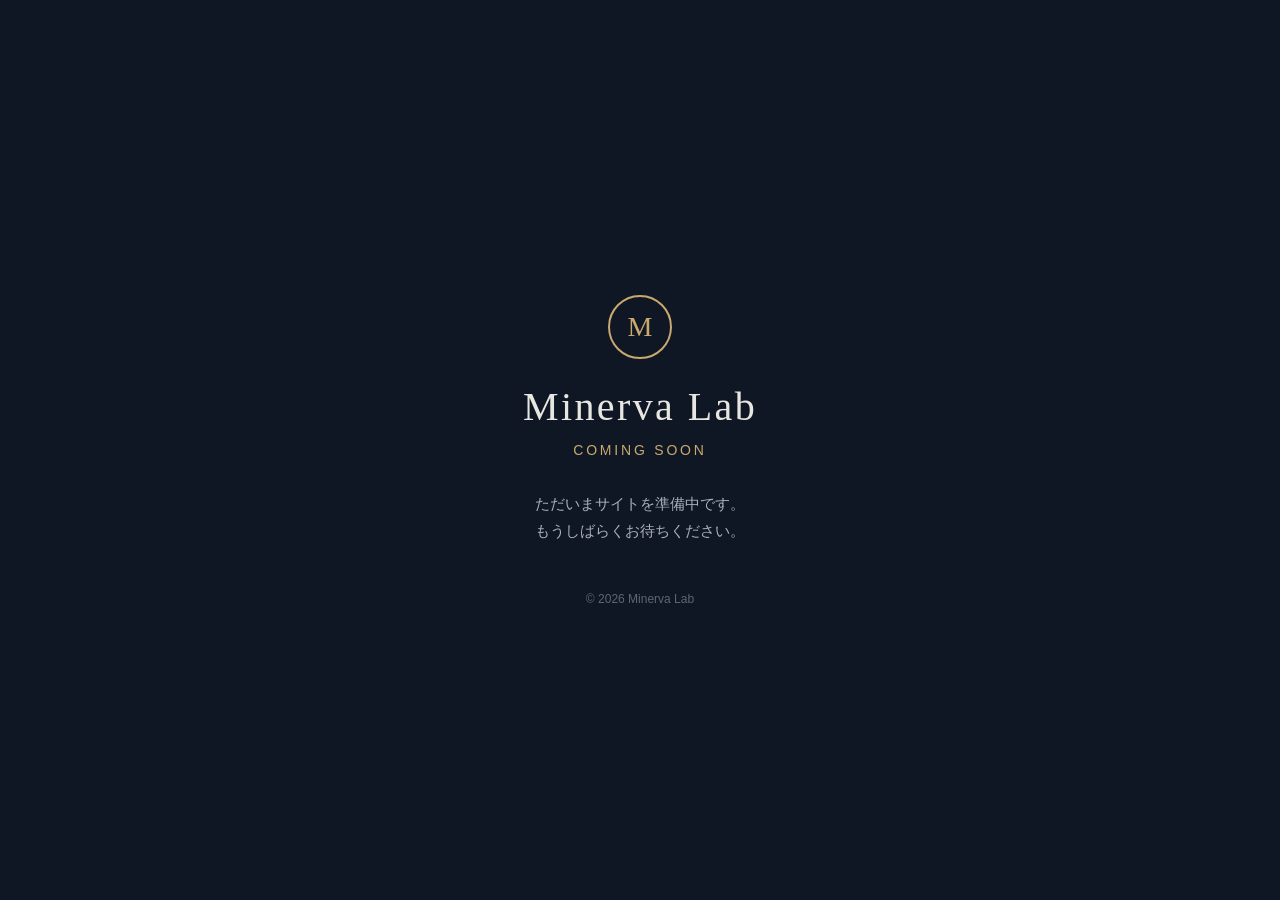
<file: index.html>
<!DOCTYPE html>
<html lang="ja">
<head>
<meta charset="UTF-8">
<meta name="viewport" content="width=device-width, initial-scale=1">
<title>Minerva Lab</title>
<meta name="description" content="Minerva Lab — 準備中">
<style>
  * { box-sizing: border-box; }
  body {
    margin: 0;
    min-height: 100vh;
    display: flex;
    align-items: center;
    justify-content: center;
    font-family: -apple-system, "Hiragino Sans", "Noto Sans JP", sans-serif;
    background: #0f1724;
    color: #e8e6e1;
    padding: 24px;
  }
  .wrap { text-align: center; max-width: 480px; }
  .mark {
    width: 64px; height: 64px;
    margin: 0 auto 24px;
    border: 2px solid #c9a96e;
    border-radius: 50%;
    display: flex; align-items: center; justify-content: center;
    font-family: Georgia, "Times New Roman", serif;
    font-size: 28px;
    color: #c9a96e;
  }
  h1 {
    font-family: Georgia, "Times New Roman", serif;
    font-weight: normal;
    font-size: 40px;
    letter-spacing: 0.06em;
    margin: 0 0 12px;
  }
  .sub {
    font-size: 14px;
    letter-spacing: 0.2em;
    color: #c9a96e;
    margin: 0 0 32px;
  }
  p { font-size: 15px; line-height: 1.8; color: #a9b0bb; margin: 0; }
  footer { margin-top: 48px; font-size: 12px; color: #5d6673; }
</style>
</head>
<body>
  <div class="wrap">
    <div class="mark">M</div>
    <h1>Minerva Lab</h1>
    <div class="sub">COMING SOON</div>
    <p>ただいまサイトを準備中です。<br>もうしばらくお待ちください。</p>
    <footer>&copy; 2026 Minerva Lab</footer>
  </div>
</body>
</html>
</file>
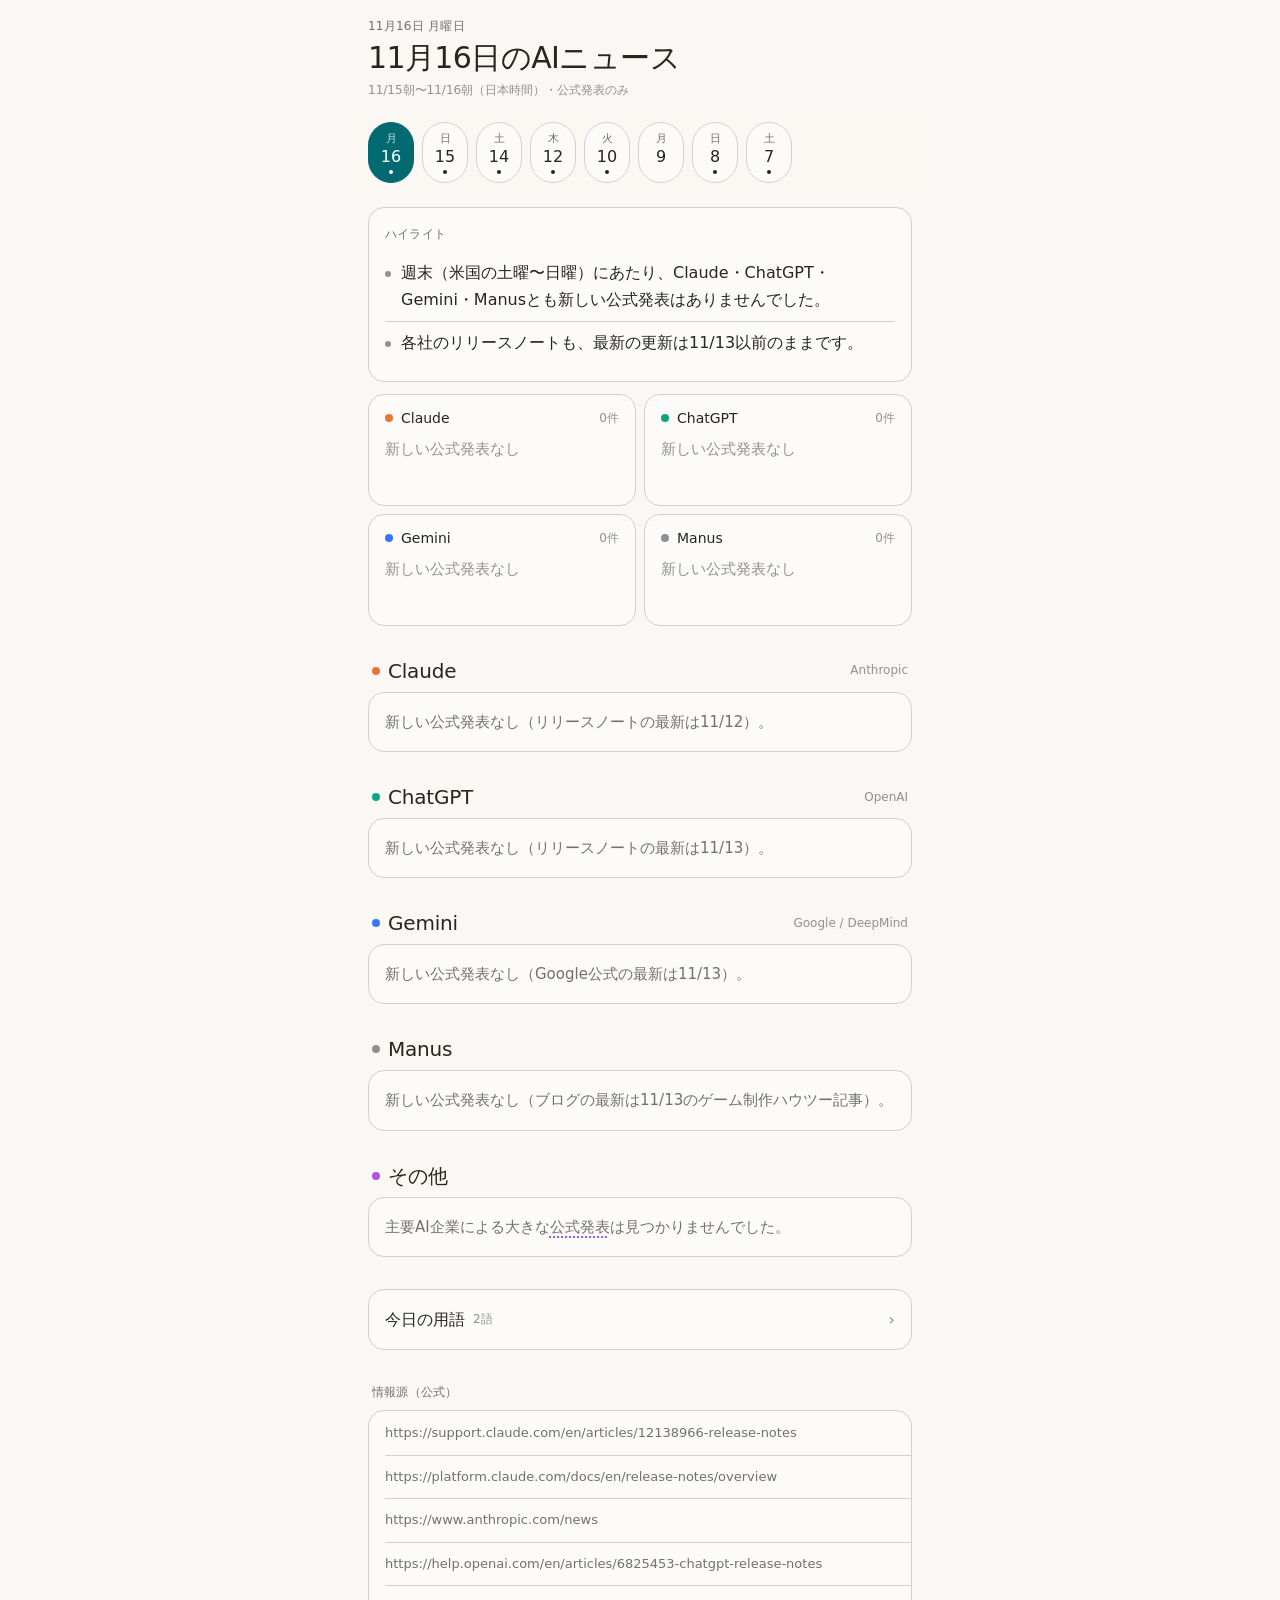
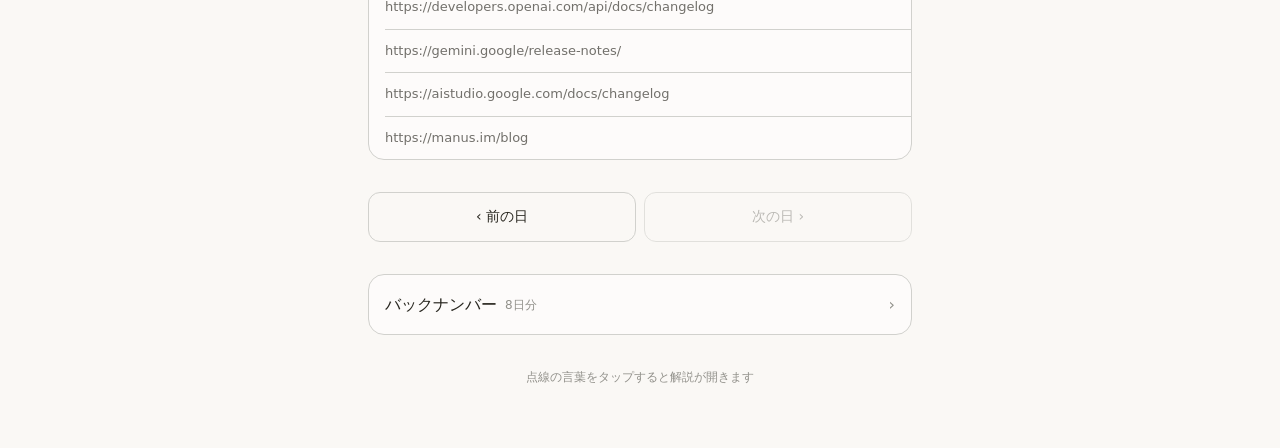
<file: news/index.html>
<!DOCTYPE html>
<html lang="ja">
<head>
<meta charset="utf-8">
<meta name="viewport" content="width=device-width,initial-scale=1,viewport-fit=cover">
<meta name="apple-mobile-web-app-capable" content="yes">
<meta name="mobile-web-app-capable" content="yes">
<meta name="apple-mobile-web-app-status-bar-style" content="default">
<meta name="apple-mobile-web-app-title" content="AIニュース">
<meta name="theme-color" content="#faf8f5" media="(prefers-color-scheme: light)">
<meta name="theme-color" content="#171613" media="(prefers-color-scheme: dark)">
<link rel="apple-touch-icon" href="apple-touch-icon.png">
<link rel="icon" type="image/png" sizes="32x32" href="favicon-32.png">
<link rel="manifest" href="manifest.json">
<title>AIニュース</title>
<style>
/* Style: Refero "Perplexity AI — scholar's parchment" tokens (warm paper, one teal accent, flat, 400/500 weights),
   motion & materials per Apple fluid-interface principles. */
:root{
  --color-parchment:#faf8f5; --color-soft-paper:#fdfbfa; --color-warm-mist:#d1d1cd;
  --color-ash:#92918b; --color-graphite:#72706b; --color-ink:#27251e; --color-deep-teal:#016a71; --color-on-teal:#ffffff;
  --fill:rgba(39,37,30,.06); --scrim:rgba(39,37,30,.28); --chrome:rgba(250,248,245,.82);
  --shadow-subtle:rgba(0,0,0,.08) 0 1px 2px 0;
  --c-claude:#e8743b; --c-gpt:#10a37f; --c-gem:#3478f6; --c-manus:#8e8e93; --c-other:#af52de;
  --font:system-ui,-apple-system,BlinkMacSystemFont,"Hiragino Sans","Hiragino Kaku Gothic ProN","Noto Sans JP",sans-serif;
  --text-caption:11px; --text-body-sm:12px; --text-body:14px; --text-body-lg:16px;
  --w-regular:400; --w-medium:500;
  --s4:4px; --s8:8px; --s12:12px; --s16:16px; --s32:32px;
  --radius-cards:16px; --radius-inputs:12px; --radius-buttons:6px; --radius-chips:9999px;
  color-scheme:light;
}
@media (prefers-color-scheme:dark){:root{
  --color-parchment:#171613; --color-soft-paper:#201f1b; --color-warm-mist:#3a3832;
  --color-ash:#8a8881; --color-graphite:#aeaca5; --color-ink:#efede7; --color-deep-teal:#0f7f87; --color-on-teal:#ffffff;
  --fill:rgba(239,237,231,.08); --scrim:rgba(0,0,0,.5); --chrome:rgba(23,22,19,.8);
  --shadow-subtle:rgba(0,0,0,.4) 0 1px 2px 0;
  --c-claude:#f08a55; --c-gpt:#2fbf94; --c-gem:#5e9bff; --c-manus:#a1a1a6; --c-other:#c27ef0;
  color-scheme:dark;
}}
*{box-sizing:border-box}
html{-webkit-text-size-adjust:100%}
body{margin:0;background:var(--color-parchment);color:var(--color-ink);font-family:var(--font);font-size:var(--text-body-lg);line-height:1.7;font-weight:var(--w-regular);-webkit-font-smoothing:antialiased}
button{font:inherit;color:inherit}
.wrap{max-width:36rem;margin:0 auto;
  padding-top:calc(env(safe-area-inset-top,0px) + var(--s16));
  padding-bottom:calc(env(safe-area-inset-bottom,0px) + 48px);
  padding-left:max(var(--s16),env(safe-area-inset-left,0px));
  padding-right:max(var(--s16),env(safe-area-inset-right,0px))}

/* Header */
.eyebrow{font-size:var(--text-body-sm);font-weight:var(--w-medium);color:var(--color-graphite);letter-spacing:.02em}
h1{font-size:30px;font-weight:var(--w-medium);letter-spacing:-.02em;line-height:1.2;margin:var(--s4) 0}
.sub{font-size:var(--text-body-sm);color:var(--color-ash);margin:0}

/* Day strip: translucent sticky chrome, content scrolls under it */
.bar-wrap{position:sticky;top:env(safe-area-inset-top,0px);z-index:10;margin:var(--s12) calc(-1 * max(var(--s16),env(safe-area-inset-left,0px))) var(--s16);
  background:var(--chrome);
  -webkit-backdrop-filter:blur(20px) saturate(180%);backdrop-filter:blur(20px) saturate(180%)}
.bar-wrap::after{content:"";position:absolute;left:0;right:0;bottom:-12px;height:12px;pointer-events:none;
  background:linear-gradient(var(--chrome),transparent);opacity:0;transition:opacity .2s}
.bar-wrap.stuck::after{opacity:1}
.days{display:flex;gap:var(--s8);overflow-x:auto;-webkit-overflow-scrolling:touch;scrollbar-width:none;
  padding:var(--s8) max(var(--s16),env(safe-area-inset-left,0px));scroll-snap-type:x proximity}
.days::-webkit-scrollbar{display:none}
.day{all:unset;flex:none;scroll-snap-align:start;width:44px;padding:var(--s8) 0;border-radius:var(--radius-chips);text-align:center;cursor:pointer;
  -webkit-tap-highlight-color:transparent;border:1px solid var(--color-warm-mist);background:var(--color-soft-paper);transition:transform .1s ease-out}
.day:active{transform:scale(.94)}
.day .w{display:block;font-size:var(--text-caption);color:var(--color-graphite);line-height:1.4}
.day .n{display:block;font-size:var(--text-body-lg);font-weight:var(--w-medium);font-variant-numeric:tabular-nums;line-height:1.3}
.day .pip{display:block;width:4px;height:4px;border-radius:50%;margin:3px auto 0;background:var(--color-ink)}
.day .pip.off{background:transparent}
.day[aria-current="true"]{background:var(--color-deep-teal);border-color:var(--color-deep-teal);color:var(--color-on-teal)}
.day[aria-current="true"] .w{color:var(--color-on-teal);opacity:.8}
.day[aria-current="true"] .pip{background:var(--color-on-teal)}
.day:focus-visible{outline:2px solid var(--color-deep-teal);outline-offset:2px}

/* Cards */
.card{background:var(--color-soft-paper);border:1px solid var(--color-warm-mist);border-radius:var(--radius-cards)}
.label{font-size:var(--text-body-sm);font-weight:var(--w-medium);color:var(--color-graphite);letter-spacing:.02em}

.widget{padding:var(--s16);margin-bottom:var(--s12)}
.hl{list-style:none;margin:var(--s8) 0 0;padding:0}
.hl li{position:relative;padding:var(--s8) 0 var(--s8) var(--s16);font-size:var(--text-body-lg);line-height:1.65}
.hl li+li{border-top:1px solid var(--color-warm-mist)}
.hl li::before{content:"";position:absolute;left:0;top:19px;width:6px;height:6px;border-radius:50%;background:var(--accent,var(--color-ash))}

/* 2x2 service tiles */
.matrix{display:grid;grid-template-columns:1fr 1fr;gap:var(--s8)}
.tile{all:unset;box-sizing:border-box;display:flex;flex-direction:column;gap:var(--s8);min-height:112px;background:var(--color-soft-paper);border:1px solid var(--color-warm-mist);border-radius:var(--radius-cards);padding:var(--s12) var(--s16) var(--s16);cursor:pointer;
  -webkit-tap-highlight-color:transparent;transition:transform .1s ease-out,background-color .1s}
.tile:active{transform:scale(.97);background:var(--fill)}
.tile:focus-visible{outline:2px solid var(--color-deep-teal);outline-offset:2px}
.tile .top{display:flex;align-items:center;gap:var(--s8)}
.tile .mark{width:8px;height:8px;border-radius:50%;background:var(--tc);flex:none}
.tile .name{font-size:var(--text-body);font-weight:var(--w-medium)}
.tile .count{margin-left:auto;font-size:var(--text-body-sm);color:var(--color-graphite);font-variant-numeric:tabular-nums}
.tile .count.zero{color:var(--color-ash)}
.tile .head{font-size:15px;line-height:1.5;display:-webkit-box;-webkit-line-clamp:3;-webkit-box-orient:vertical;overflow:hidden}
.tile .head.muted{color:var(--color-ash)}

/* Sections */
section{margin-top:var(--s32);scroll-margin-top:96px}
.sh{display:flex;align-items:center;gap:var(--s8);padding:0 var(--s4) var(--s8)}
.sh .mark{width:8px;height:8px;border-radius:50%;background:var(--sc)}
.sh h2{margin:0;font-size:20px;font-weight:var(--w-medium);letter-spacing:-.01em;line-height:1.3}
.sh small{font-size:var(--text-body-sm);color:var(--color-ash);margin-left:auto}
.group{overflow:hidden}
.row{padding:var(--s16);position:relative}
.row+.row::before{content:"";position:absolute;top:0;left:var(--s16);right:0;border-top:1px solid var(--color-warm-mist)}
.row .ttl{font-size:var(--text-body-lg);font-weight:var(--w-medium);margin:0 0 var(--s4);line-height:1.5}
.row .body{font-size:var(--text-body-lg);line-height:1.75;margin:0}
.row.none .body{color:var(--color-graphite);font-size:15px}
.src{display:inline-block;margin-top:var(--s8);font-size:13px;color:var(--color-graphite);text-decoration:none;max-width:100%;overflow:hidden;text-overflow:ellipsis;white-space:nowrap;vertical-align:top}
.src::after{content:" ↗"}
.src:active{color:var(--color-ink)}

/* Tappable terms: ink text, service-coloured dotted underline */
.t{all:unset;cursor:pointer;font-weight:var(--w-medium);text-decoration:underline dotted 2px;text-decoration-color:var(--sc,var(--color-deep-teal));text-underline-offset:5px;border-radius:4px;-webkit-tap-highlight-color:transparent}
.t:active,.t[aria-expanded="true"]{background:var(--fill)}
.t:focus-visible{outline:2px solid var(--color-deep-teal);outline-offset:2px}

/* Disclosure lists (glossary / back numbers) */
details.list{margin-top:var(--s32);overflow:hidden}
details.list+details.list{margin-top:var(--s12)}
details.list>summary{list-style:none;cursor:pointer;display:flex;align-items:center;gap:var(--s8);padding:var(--s16);font-size:var(--text-body-lg);font-weight:var(--w-medium);-webkit-tap-highlight-color:transparent}
details.list>summary::-webkit-details-marker{display:none}
details.list>summary small{font-size:var(--text-body-sm);font-weight:var(--w-regular);color:var(--color-ash)}
details.list>summary .chev{margin-left:auto;color:var(--color-ash);transition:transform .2s ease-out}
details.list[open]>summary .chev{transform:rotate(90deg)}
details.list>summary:focus-visible{outline:2px solid var(--color-deep-teal);outline-offset:-2px}
.ggh{font-size:var(--text-body-sm);color:var(--color-graphite);padding:var(--s12) var(--s16) var(--s4);border-top:1px solid var(--color-warm-mist);margin:0}
.gitem,.bitem{all:unset;box-sizing:border-box;width:100%;display:flex;align-items:center;gap:var(--s12);padding:var(--s12) var(--s16);cursor:pointer;position:relative;-webkit-tap-highlight-color:transparent}
.gitem{font-size:var(--text-body-lg)}
.gitem+.gitem::before,.bitem+.bitem::before{content:"";position:absolute;top:0;left:var(--s16);right:0;border-top:1px solid var(--color-warm-mist)}
.bitem:first-of-type{border-top:1px solid var(--color-warm-mist)}
.gitem:active,.bitem:active{background:var(--fill)}
.gitem:focus-visible,.bitem:focus-visible{outline:2px solid var(--color-deep-teal);outline-offset:-2px}
.gitem .chev,.bitem .chev{margin-left:auto;color:var(--color-ash);flex:none}
.bitem .d{flex:none;width:60px;font-size:var(--text-body);font-weight:var(--w-medium);font-variant-numeric:tabular-nums;line-height:1.4}
.bitem .d small{display:block;font-size:var(--text-caption);font-weight:var(--w-regular);color:var(--color-ash)}
.bitem .tx{flex:1;min-width:0;font-size:var(--text-body);line-height:1.5;display:-webkit-box;-webkit-line-clamp:2;-webkit-box-orient:vertical;overflow:hidden}
.bitem .tx.muted{color:var(--color-ash)}

/* Sources */
.sources{margin-top:var(--s32)}
.sources .label{padding:0 var(--s4) var(--s8)}
.sources a{display:block;padding:var(--s12) var(--s16);font-size:13px;line-height:1.5;color:var(--color-graphite);text-decoration:none;word-break:break-all;position:relative}
.sources a+a::before{content:"";position:absolute;top:0;left:var(--s16);right:0;border-top:1px solid var(--color-warm-mist)}
.sources a:active{background:var(--fill)}

/* Pager */
.pager{display:flex;gap:var(--s8);margin-top:var(--s32)}
.pager button{all:unset;flex:1;text-align:center;padding:var(--s12);border-radius:var(--radius-inputs);border:1px solid var(--color-warm-mist);font-size:var(--text-body);color:var(--color-ink);cursor:pointer;-webkit-tap-highlight-color:transparent;transition:transform .1s ease-out}
.pager button[disabled]{color:var(--color-ash);cursor:default;opacity:.6}
.pager button:not([disabled]):active{transform:scale(.97);background:var(--fill)}
.pager button:focus-visible{outline:2px solid var(--color-deep-teal);outline-offset:2px}
.foot{font-size:var(--text-body-sm);color:var(--color-ash);text-align:center;margin-top:var(--s32)}

/* States */
.state{padding:var(--s32) var(--s16);text-align:center;color:var(--color-graphite);font-size:15px}
.state button{all:unset;display:inline-block;margin-top:var(--s12);padding:var(--s8) var(--s12);border-radius:var(--radius-buttons);border:1px solid var(--color-warm-mist);cursor:pointer}
.skel{height:12px;border-radius:6px;background:var(--fill);margin:var(--s12) auto;width:70%}
#view{min-height:40vh}

/* Bottom sheet (spring-driven; JS sets transform) */
.scrim{position:fixed;inset:0;background:var(--scrim);opacity:0;pointer-events:none;z-index:20}
.scrim.on{pointer-events:auto}
.sheet{position:fixed;left:0;right:0;bottom:0;margin:0 auto;max-width:36rem;max-height:80vh;display:flex;flex-direction:column;
  background:var(--color-parchment);border-radius:var(--radius-cards) var(--radius-cards) 0 0;z-index:21;transform:translateY(110%);visibility:hidden;
  padding-bottom:env(safe-area-inset-bottom,0px);box-shadow:0 -1px 0 var(--color-warm-mist);touch-action:none}
.sheet.on{visibility:visible}
.sheet .grab{width:36px;height:5px;border-radius:3px;background:var(--color-warm-mist);margin:var(--s8) auto var(--s4);flex:none}
.sheet .hd{display:flex;align-items:center;gap:var(--s12);padding:var(--s4) var(--s16) var(--s12);flex:none}
.sheet .hd h3{margin:0;font-size:20px;font-weight:var(--w-medium);line-height:1.35;flex:1}
.sheet .x{all:unset;width:32px;height:32px;border-radius:50%;background:var(--fill);display:grid;place-items:center;font-size:14px;color:var(--color-graphite);cursor:pointer;flex:none}
.sheet .x:focus-visible{outline:2px solid var(--color-deep-teal)}
.sheet .sc{overflow-y:auto;-webkit-overflow-scrolling:touch;padding:0 var(--s16) var(--s32);overscroll-behavior:contain;touch-action:pan-y}
.blk{padding:var(--s16);margin-top:var(--s8)}
.blk .label{display:block;margin-bottom:var(--s4)}
.blk p{margin:0;font-size:var(--text-body-lg);line-height:1.8}
.blk.mean p{font-size:17px;font-weight:var(--w-medium);line-height:1.65}
#sh-c .blk:first-child{margin-top:0}

@media (prefers-reduced-transparency:reduce){.bar-wrap{background:var(--color-parchment);-webkit-backdrop-filter:none;backdrop-filter:none}}
@media (prefers-reduced-motion:reduce){.tile,.day,.pager button{transition:none}.tile:active,.day:active{transform:none}}
</style>
</head>
<body>
<div class="wrap">
  <div class="eyebrow" id="eyebrow">&nbsp;</div>
  <h1 id="h1">AIニュース</h1>
  <p class="sub" id="sub">&nbsp;</p>
  <div class="bar-wrap" id="barwrap"><nav class="days" id="days" aria-label="日付をえらぶ"></nav></div>
  <div id="view"><div class="card state"><div class="skel"></div><div class="skel" style="width:50%"></div></div></div>
  <div class="pager" id="pager" hidden>
    <button id="prev">‹ 前の日</button>
    <button id="next">次の日 ›</button>
  </div>
  <details class="card list" id="back" hidden>
    <summary>バックナンバー<small id="backcount"></small><span class="chev">›</span></summary>
    <div id="backlist"></div>
  </details>
  <p class="foot">点線の言葉をタップすると解説が開きます</p>
</div>

<div class="scrim" id="scrim"></div>
<div class="sheet" id="sheet" role="dialog" aria-modal="true" aria-labelledby="sh-t" aria-hidden="true">
  <div class="grab"></div>
  <div class="hd"><h3 id="sh-t"></h3><button class="x" id="sh-x" aria-label="閉じる">✕</button></div>
  <div class="sc" id="sh-c"></div>
</div>

<script>
(function(){
  var SVC=[
    {id:'claude',name:'Claude',co:'Anthropic'},
    {id:'gpt',name:'ChatGPT',co:'OpenAI'},
    {id:'gem',name:'Gemini',co:'Google / DeepMind'},
    {id:'manus',name:'Manus',co:''}
  ];
  var COLOR={claude:'--c-claude',gpt:'--c-gpt',gem:'--c-gem',manus:'--c-manus',other:'--c-other'};
  var WD=['日','月','火','水','木','金','土'];
  var $=function(id){return document.getElementById(id);};
  var index=[], cache={}, cur=null, terms={};
  var reduceMotion=window.matchMedia&&matchMedia('(prefers-reduced-motion: reduce)').matches;

  function esc(s){return String(s==null?'':s).replace(/[&<>"']/g,function(c){return {'&':'&amp;','<':'&lt;','>':'&gt;','"':'&quot;',"'":'&#39;'}[c];});}
  function rich(s){
    return esc(s).replace(/\[\[([A-Za-z0-9_-]+)\|([^\]]+?)\]\]/g,function(_,k,l){
      return terms[k]?'<button class="t" data-k="'+k+'">'+l+'</button>':l;
    });
  }
  function parts(date){var p=date.split('-').map(Number);var d=new Date(Date.UTC(p[0],p[1]-1,p[2]));return {m:p[1],d:p[2],w:WD[d.getUTCDay()]};}
  function jstToday(){return new Date(Date.now()+9*3600e3).toISOString().slice(0,10);}
  function host(u){try{return new URL(u).hostname.replace(/^www\./,'');}catch(e){return u;}}
  function count(day,id){var s=(day.services||{})[id];return s&&s.items?s.items.length:0;}
  function load(url){return fetch(url,{cache:'no-store'}).then(function(r){if(!r.ok)throw new Error(r.status);return r.json();});}

  function renderStrip(){
    $('days').innerHTML=index.map(function(e){
      var p=parts(e.date);
      return '<button class="day" data-d="'+e.date+'" aria-label="'+p.m+'月'+p.d+'日 '+e.total+'件"><span class="w">'+p.w+'</span><span class="n">'+p.d+'</span><span class="pip'+(e.total>0?'':' off')+'"></span></button>';
    }).join('');
    $('backlist').innerHTML=index.map(function(e){
      var p=parts(e.date);
      return '<button class="bitem" data-d="'+e.date+'"><span class="d">'+p.m+'/'+p.d+'<small>'+p.w+'・'+e.total+'件</small></span><span class="tx'+(e.total>0?'':' muted')+'">'+esc(e.highlight||'新しい公式発表なし')+'</span><span class="chev">›</span></button>';
    }).join('');
    $('backcount').textContent=index.length+'日分';
    $('back').hidden=index.length<2;
  }

  function renderDay(day){
    terms=day.terms||{};
    var p=parts(day.date), isToday=day.date===jstToday();
    $('eyebrow').textContent=p.m+'月'+p.d+'日 '+p.w+'曜日';
    $('h1').textContent=isToday?'今日のAIニュース':p.m+'月'+p.d+'日のAIニュース';
    $('sub').textContent=day.period||'';
    document.title='AIニュース '+day.date;
    var h='';
    var hl=day.highlights||[];
    if(hl.length){
      h+='<div class="card widget"><div class="label">ハイライト</div><ul class="hl">'+
        hl.map(function(x){return '<li'+(COLOR[x.svc]?' style="--accent:var('+COLOR[x.svc]+')"':'')+'>'+esc(x.text)+'</li>';}).join('')+'</ul></div>';
    }
    h+='<div class="matrix">'+SVC.map(function(s){
      var n=count(day,s.id), sv=(day.services||{})[s.id]||{};
      return '<button class="card tile" style="--tc:var('+COLOR[s.id]+')" data-go="s-'+s.id+'"><div class="top"><span class="mark"></span><span class="name">'+s.name+'</span><span class="count'+(n?'':' zero')+'">'+n+'件</span></div>'+
        '<div class="head'+(n?'':' muted')+'">'+esc(n?(sv.head||''):'新しい公式発表なし')+'</div></button>';
    }).join('')+'</div>';
    SVC.concat([{id:'other',name:'その他',co:''}]).forEach(function(s){
      var sv=(day.services||{})[s.id];
      if(s.id==='other'&&(!sv||!(sv.items||[]).length)&&!(sv&&sv.none))return;
      sv=sv||{};
      var items=sv.items||[];
      h+='<section id="s-'+s.id+'" style="--sc:var('+COLOR[s.id]+')"><div class="sh"><span class="mark"></span><h2>'+s.name+'</h2>'+(s.co?'<small>'+s.co+'</small>':'')+'</div><div class="card group">';
      items.forEach(function(it){
        h+='<div class="row">'+(it.title?'<p class="ttl">'+rich(it.title)+'</p>':'')+'<p class="body">'+rich(it.body)+'</p>'+
          (it.url?'<a class="src" href="'+esc(it.url)+'" target="_blank" rel="noopener">'+esc(host(it.url))+'</a>':'')+'</div>';
      });
      if(!items.length||sv.none) h+='<div class="row none"><p class="body">'+rich(sv.none||'新しい公式発表なし')+'</p></div>';
      h+='</div></section>';
    });
    var unc=day.unconfirmed||[];
    if(unc.length){
      h+='<section style="--sc:var(--color-ash)"><div class="sh"><span class="mark"></span><h2>未確認</h2><small>公式発表なし</small></div><div class="card group">'+
        unc.map(function(u){return '<div class="row none"><p class="body">'+rich(u.text)+'</p>'+(u.url?'<a class="src" href="'+esc(u.url)+'" target="_blank" rel="noopener">'+esc(host(u.url))+'</a>':'')+'</div>';}).join('')+'</div></section>';
    }
    var gl=day.glossary||[], nterms=Object.keys(terms).length;
    if(gl.length&&nterms){
      h+='<details class="card list"><summary>今日の用語<small>'+nterms+'語</small><span class="chev">›</span></summary>';
      gl.forEach(function(g){
        if(g.group)h+='<p class="ggh">'+esc(g.group)+'</p>';
        (g.keys||[]).forEach(function(k){if(terms[k])h+='<button class="gitem" data-k="'+k+'">'+esc(terms[k].name)+'<span class="chev">›</span></button>';});
      });
      h+='</details>';
    }
    var src=day.sources||[];
    if(src.length){
      h+='<div class="sources"><div class="label">情報源（公式）</div><div class="card group">'+src.map(function(u){return '<a href="'+esc(u)+'" target="_blank" rel="noopener">'+esc(u)+'</a>';}).join('')+'</div></div>';
    }
    $('view').innerHTML=h;
  }

  function show(date,scroll){
    cur=date;
    document.querySelectorAll('.day').forEach(function(b){b.setAttribute('aria-current',b.dataset.d===date?'true':'false');});
    var btn=document.querySelector('.day[data-d="'+date+'"]');
    if(btn){var st=$('days');st.scrollTo({left:btn.offsetLeft-st.clientWidth/2+btn.offsetWidth/2,behavior:reduceMotion?'auto':'smooth'});}
    var i=index.findIndex(function(e){return e.date===date;});
    $('pager').hidden=index.length<2;
    $('prev').disabled=i<0||i>=index.length-1;
    $('next').disabled=i<=0;
    var go=function(day){if(cur!==date)return;renderDay(day);if(scroll)window.scrollTo({top:0});};
    if(cache[date]){go(cache[date]);return;}
    load('data/days/'+date+'.json').then(function(d){cache[date]=d;go(d);}).catch(function(){
      if(cur!==date)return;
      $('view').innerHTML='<div class="card state">この日のニュースを読み込めませんでした。<br><button id="retry">もう一度読み込む</button></div>';
      $('retry').onclick=function(){show(date);};
    });
  }
  function route(scroll){
    var m=/^#d-(\d{4}-\d{2}-\d{2})$/.exec(location.hash);
    var date=m&&index.some(function(e){return e.date===m[1];})?m[1]:(index[0]&&index[0].date);
    if(date)show(date,scroll);
  }
  function pick(date){
    if(location.hash==='#d-'+date){route(true);return;}
    location.hash='d-'+date;
  }

  document.addEventListener('click',function(e){
    var b=e.target.closest('.day,.bitem');
    if(b){$('back').open=false;pick(b.dataset.d);return;}
    var t=e.target.closest('.tile');
    if(t){var s=document.getElementById(t.dataset.go);if(s)s.scrollIntoView({behavior:reduceMotion?'auto':'smooth',block:'start'});return;}
    var k=e.target.closest('.t,.gitem');
    if(k){e.stopPropagation();if(opener===k&&isOpen){closeSheet(0);return;}openSheet(k.dataset.k,k);}
  });
  $('prev').onclick=function(){var i=index.findIndex(function(e){return e.date===cur;});if(index[i+1])pick(index[i+1].date);};
  $('next').onclick=function(){var i=index.findIndex(function(e){return e.date===cur;});if(i>0)pick(index[i-1].date);};
  window.addEventListener('hashchange',function(){route(true);});

  // sticky chrome: show scroll-edge fade only once content is under it
  if('IntersectionObserver' in window){
    var sentinel=document.createElement('div');sentinel.style.height='1px';
    $('barwrap').parentNode.insertBefore(sentinel,$('barwrap'));
    new IntersectionObserver(function(en){$('barwrap').classList.toggle('stuck',!en[0].isIntersecting);}).observe(sentinel);
  }

  /* ---- Bottom sheet: spring physics, 1:1 drag, velocity handoff, momentum projection ---- */
  var sheet=$('sheet'), scrim=$('scrim'), tEl=$('sh-t'), cEl=$('sh-c'), xBtn=$('sh-x');
  var opener=null, isOpen=false, y=0, v=0, target=0, raf=0, H=1;
  function height(){return sheet.getBoundingClientRect().height||window.innerHeight*.8;}
  function paint(){
    sheet.style.transform='translate3d(0,'+y+'px,0)';
    scrim.style.opacity=String(Math.max(0,Math.min(1,1-y/H)));
  }
  // Apple-style spring: damping ratio + response(s)
  function spring(to,velocity,damping,response,done){
    cancelAnimationFrame(raf);
    target=to; v=velocity||0;
    if(reduceMotion){y=to;v=0;paint();if(done)done();return;}
    var k=Math.pow(2*Math.PI/response,2), c=4*Math.PI*damping/response, last=performance.now();
    (function step(now){
      var dt=Math.min(.032,(now-last)/1000); last=now;
      var n=4, h=dt/n;
      for(var i=0;i<n;i++){var a=-k*(y-target)-c*v; v+=a*h; y+=v*h;}
      paint();
      if(Math.abs(y-target)<.5&&Math.abs(v)<5){y=target;v=0;paint();if(done)done();return;}
      raf=requestAnimationFrame(step);
    })(last);
  }
  function openSheet(k,btn){
    var d=terms[k]; if(!d) return;
    if(opener) opener.setAttribute('aria-expanded','false');
    opener=btn; btn.setAttribute('aria-expanded','true');
    tEl.textContent=d.name;
    cEl.innerHTML='<div class="card blk mean"><span class="label">💡 意味</span><p>'+esc(d.mean)+'</p></div>'+
      '<div class="card blk"><span class="label">🗒 たとえるなら</span><p>'+esc(d.analogy)+'</p></div>'+
      '<div class="card blk"><span class="label">📰 このニュースでは</span><p>'+esc(d.context)+'</p></div>';
    cEl.scrollTop=0;
    var wasOpen=isOpen;
    sheet.classList.add('on'); scrim.classList.add('on'); sheet.setAttribute('aria-hidden','false');
    H=height();
    if(!wasOpen&&!raf){y=H;paint();}
    isOpen=true;
    spring(0,v,1,.35);   // critically damped, starts from the live position
    setTimeout(function(){xBtn.focus({preventScroll:true});},60);
  }
  function closeSheet(velocity){
    if(!isOpen) return;
    isOpen=false; H=height();
    scrim.classList.remove('on'); sheet.setAttribute('aria-hidden','true');
    if(opener){opener.setAttribute('aria-expanded','false'); try{opener.focus({preventScroll:true});}catch(e){} opener=null;}
    spring(H,velocity||0,1,.3,function(){if(!isOpen){sheet.classList.remove('on');raf=0;}});
  }
  scrim.addEventListener('click',function(){closeSheet(0);});
  xBtn.addEventListener('click',function(){closeSheet(0);});
  document.addEventListener('keydown',function(e){if(e.key==='Escape')closeSheet(0);});

  function rubber(o,dim){return (o*dim*.55)/(dim+.55*Math.abs(o));}
  function project(vel){var d=.998;return (vel/1000)*d/(1-d);}
  var drag=null;
  sheet.addEventListener('pointerdown',function(e){
    if(!isOpen) return;
    var inContent=cEl.contains(e.target);
    if(inContent&&cEl.scrollTop>0) return;
    if(e.target.closest('button')) return;
    drag={id:e.pointerId,y0:e.clientY,start:y,hist:[{y:e.clientY,t:e.timeStamp}],active:false,inContent:inContent};
  });
  sheet.addEventListener('pointermove',function(e){
    if(!drag||e.pointerId!==drag.id) return;
    var dy=e.clientY-drag.y0;
    if(!drag.active){
      if(Math.abs(dy)<8) return;
      if(drag.inContent&&dy<0){drag=null;return;}  // let content scroll up
      drag.active=true; cancelAnimationFrame(raf); raf=0; H=height();
      try{sheet.setPointerCapture(e.pointerId);}catch(_){}
    }
    var raw=drag.start+dy;
    y=raw<0?rubber(raw,H):raw; paint();
    drag.hist.push({y:e.clientY,t:e.timeStamp}); if(drag.hist.length>6)drag.hist.shift();
  });
  function endDrag(e){
    if(!drag||e.pointerId!==drag.id) return;
    var d=drag; drag=null; if(!d.active) return;
    var h=d.hist, a=h[0], b=h[h.length-1], dt=(b.t-a.t)||16, vel=(b.y-a.y)/dt*1000;
    var landing=y+project(vel);
    if(landing>H*.5) closeSheet(vel); else spring(0,vel,.8,.3);  // momentum release gets a little bounce
  }
  sheet.addEventListener('pointerup',endDrag);
  sheet.addEventListener('pointercancel',endDrag);

  load('data/index.json').then(function(j){
    index=(j.days||[]).slice().sort(function(a,b){return a.date<b.date?1:-1;});
    if(!index.length){$('view').innerHTML='<div class="card state">まだニュースがありません。</div>';return;}
    renderStrip(); route(false);
  }).catch(function(){
    $('view').innerHTML='<div class="card state">ニュースの一覧を読み込めませんでした。<br><button id="reload">再読み込み</button></div>';
    $('reload').onclick=function(){location.reload();};
  });
})();
</script>
</body>
</html>
</file>
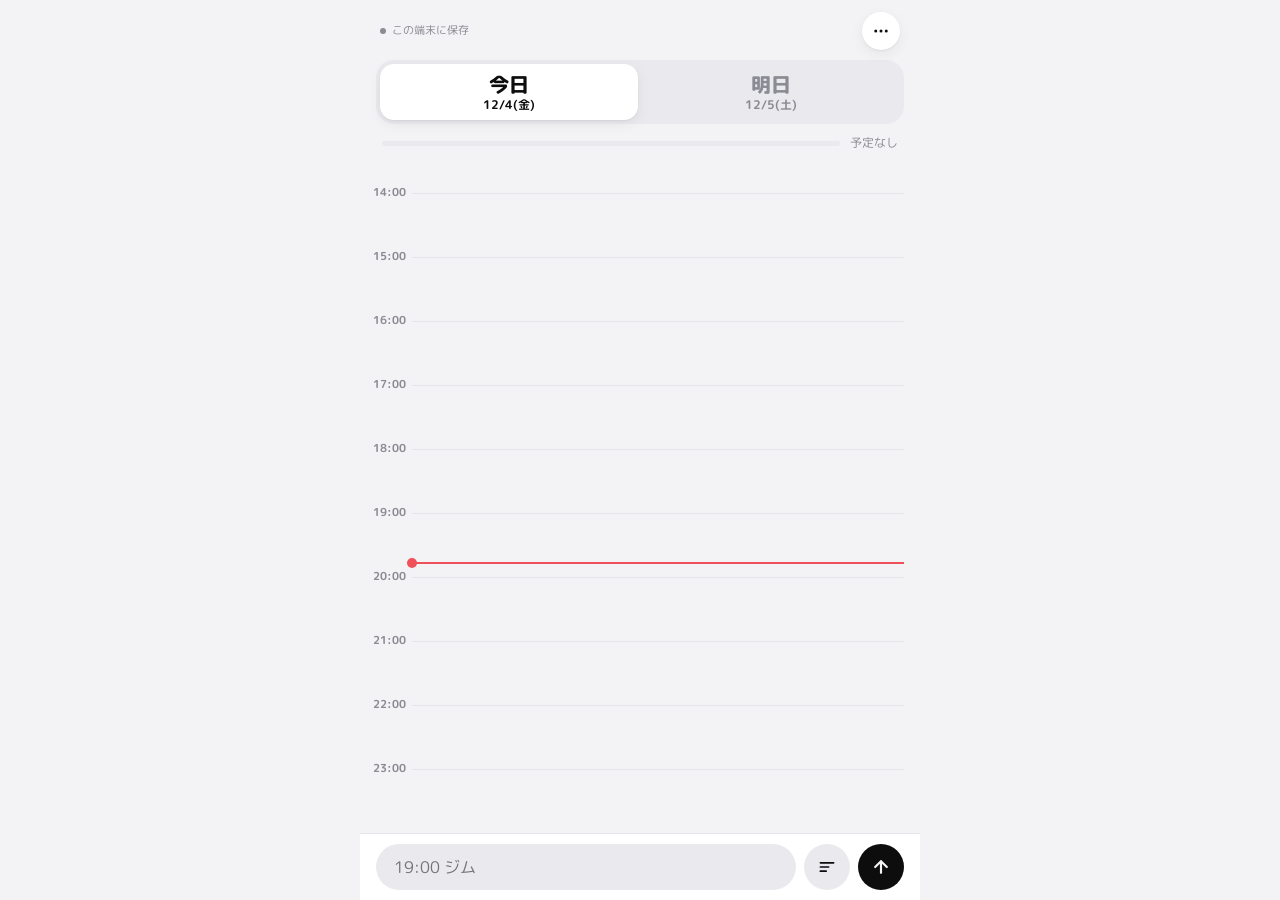
<file: schedule/index.html>
<!DOCTYPE html>
<html lang="ja">
<head>
<meta charset="utf-8">
<meta name="viewport" content="width=device-width, initial-scale=1, viewport-fit=cover">
<title>きょうあした予定帳</title>
<meta name="apple-mobile-web-app-capable" content="yes">
<meta name="mobile-web-app-capable" content="yes">
<meta name="apple-mobile-web-app-title" content="予定帳">
<meta name="apple-mobile-web-app-status-bar-style" content="default">
<meta name="theme-color" content="#F3F3F5" media="(prefers-color-scheme: light)">
<meta name="theme-color" content="#0D0D0F" media="(prefers-color-scheme: dark)">
<link rel="apple-touch-icon" href="apple-touch-icon.png">
<link rel="icon" type="image/png" sizes="32x32" href="favicon-32.png">
<link rel="icon" type="image/svg+xml" href="icon.svg">
<link rel="manifest" href="manifest.webmanifest">
<link rel="preconnect" href="https://fonts.googleapis.com">
<link rel="preconnect" href="https://fonts.gstatic.com" crossorigin>
<link href="https://fonts.googleapis.com/css2?family=M+PLUS+Rounded+1c:wght@400;500;700;800&display=swap" rel="stylesheet">
<style>
:root{
  /* Layout: one-screen phone app. 今日/明日 switch on top, timeline in the middle, quick-add bar pinned at the bottom. */
  --bg:#F3F3F5;
  --surface:#FFFFFF;
  --ink:#0D0D0D;
  --muted:#8B8B94;
  --line:#E4E4E9;
  --chip:#EAEAEE;
  --accent:#4A78E8; --accent-soft:#E5ECFC;
  --red:#F0505A;
  --shadow:0 1px 2px rgba(13,13,13,.06),0 4px 14px rgba(13,13,13,.06);
  --font:"M PLUS Rounded 1c","Hiragino Maru Gothic ProN","Hiragino Sans","Yu Gothic",system-ui,sans-serif;
  --hour:64px;
  color-scheme:light;
}
@media (prefers-color-scheme: dark){
  :root:not([data-theme="light"]){
    --bg:#0D0D0F; --surface:#1A1A1E; --ink:#F2F2F4; --muted:#8F8F99; --line:#2A2A30; --chip:#26262C;
    --accent:#6E95F5; --accent-soft:#1B2540; --red:#FF6B73;
    --shadow:0 1px 2px rgba(0,0,0,.4),0 4px 14px rgba(0,0,0,.3);
    color-scheme:dark;
  }
}
:root[data-theme="dark"]{
  --bg:#0D0D0F; --surface:#1A1A1E; --ink:#F2F2F4; --muted:#8F8F99; --line:#2A2A30; --chip:#26262C;
  --accent:#6E95F5; --accent-soft:#1B2540; --red:#FF6B73;
  --shadow:0 1px 2px rgba(0,0,0,.4),0 4px 14px rgba(0,0,0,.3);
  color-scheme:dark;
}

*{box-sizing:border-box}
html,body{height:100%;margin:0}
body{background:var(--bg);color:var(--ink);font-family:var(--font);font-size:15px;line-height:1.45;-webkit-font-smoothing:antialiased;-webkit-tap-highlight-color:transparent;overflow:hidden}
button,input,textarea{font:inherit;color:inherit}
button{cursor:pointer;border:0;background:none;padding:0}
:focus-visible{outline:2px solid var(--accent);outline-offset:2px}
.app{display:flex;flex-direction:column;height:100%;max-width:560px;margin:0 auto;padding-top:env(safe-area-inset-top)}

/* header */
.top{display:flex;align-items:center;justify-content:space-between;gap:12px;padding:12px 20px 0;position:relative}
.sync{display:flex;align-items:center;gap:6px;font-size:11px;color:var(--muted)}
.sync i{width:6px;height:6px;border-radius:50%;background:var(--muted)}
.sync[data-s="synced"] i{background:#34C17B}
.sync[data-s="saving"] i,.sync[data-s="connecting"] i{background:#EE9B1A}
.sync[data-s="error"] i,.sync[data-s="waiting"] i{background:var(--red)}
.icon-btn{width:38px;height:38px;border-radius:50%;display:grid;place-items:center;background:var(--surface);box-shadow:var(--shadow)}
.icon-btn svg{width:18px;height:18px}
.menu{position:absolute;right:20px;top:54px;z-index:30;background:var(--surface);border-radius:16px;box-shadow:0 10px 40px rgba(0,0,0,.18);padding:6px;min-width:230px;display:none}
.menu.open{display:block}
.menu button{display:block;width:100%;text-align:left;padding:11px 12px;border-radius:10px;font-weight:500}
.menu button:hover{background:var(--chip)}
.menu button[hidden]{display:none}

/* 今日/明日 switch */
.days{display:grid;grid-template-columns:1fr 1fr;gap:4px;margin:10px 16px 0;background:var(--chip);border-radius:18px;padding:4px}
.days button{display:flex;flex-direction:column;align-items:center;gap:0;padding:8px 0 7px;border-radius:14px;color:var(--muted);transition:background .15s,color .15s}
.days b{font-size:20px;font-weight:800;line-height:1.2}
.days small{font-size:12px;font-weight:700;font-variant-numeric:tabular-nums}
.days button[aria-selected="true"]{background:var(--surface);color:var(--ink);box-shadow:var(--shadow)}
.prog{display:flex;align-items:center;gap:10px;padding:10px 22px 10px;font-size:12px;color:var(--muted);font-variant-numeric:tabular-nums}
.bar{flex:1;height:5px;border-radius:99px;background:var(--chip);overflow:hidden}
.bar span{display:block;height:100%;background:var(--ink);border-radius:99px;transition:width .3s}

main{flex:1;overflow-y:auto;overflow-x:hidden;position:relative;-webkit-overflow-scrolling:touch;overscroll-behavior:contain;touch-action:pan-y}
main.in-l{animation:inL .2s ease-out} main.in-r{animation:inR .2s ease-out}
@keyframes inL{from{transform:translateX(-24px);opacity:.4}to{transform:none;opacity:1}}
@keyframes inR{from{transform:translateX(24px);opacity:.4}to{transform:none;opacity:1}}

/* untimed */
.untimed{margin:0 16px 12px;background:var(--surface);border-radius:18px;padding:10px 12px;box-shadow:var(--shadow)}
.untimed h3{margin:2px 4px 6px;font-size:12px;color:var(--muted);font-weight:700}
.ut{display:flex;align-items:center;gap:10px;padding:9px 4px;border-radius:10px;cursor:pointer}
.ut + .ut{border-top:1px solid var(--line)}
.ut .t{flex:1;min-width:0;font-weight:500;overflow-wrap:anywhere}

/* timeline */
.tl{position:relative;margin:0 16px 24px 0;height:calc(var(--hour) * 17 + 18px);cursor:copy;-webkit-user-select:none;user-select:none;-webkit-touch-callout:none}
.draft{position:absolute;left:58px;right:4px;border-radius:12px;background:var(--accent-soft);border:2px dashed var(--accent);z-index:6;padding:4px 10px;font-size:12px;font-weight:800;color:var(--accent);pointer-events:none;font-variant-numeric:tabular-nums;box-shadow:var(--shadow);animation:pop .16s ease-out}
@keyframes pop{from{transform:scale(.94);opacity:.4}to{transform:none;opacity:1}}
.draft b{display:inline-block;font-size:13px;transform-origin:left center}
.draft small{margin-left:6px;font-size:11px;font-weight:700;opacity:.8}
.draft.tick b{animation:tick .2s cubic-bezier(.3,1.6,.5,1)}
@keyframes tick{0%{transform:scale(1.25)}100%{transform:none}}
.hr span{transition:color .12s}
.hr.on span{color:var(--accent);font-weight:800}
.ut .tm{font-size:12px;font-weight:700;color:var(--muted);font-variant-numeric:tabular-nums;flex:none}
.hr{position:absolute;left:0;right:0;height:var(--hour);border-top:1px solid var(--line)}
.hr span{position:absolute;left:0;width:52px;text-align:right;top:-9px;font-size:11px;font-weight:700;color:var(--muted);background:var(--bg);padding-right:6px;font-variant-numeric:tabular-nums}
.hr:first-child{border-top-color:transparent}
.blk{position:absolute;border-radius:12px;padding:5px 30px 5px 10px;overflow:hidden;cursor:pointer;border-left:4px solid var(--accent);background:var(--accent-soft);min-height:26px;transition:transform .1s;display:flex;flex-direction:column;gap:1px}
.blk:active{transform:scale(.98)}
.blk .bt{font-weight:700;font-size:14px;line-height:1.3;overflow-wrap:anywhere}
.blk .bm{font-size:11px;font-weight:700;opacity:.75;font-variant-numeric:tabular-nums}
.blk.compact{flex-direction:row;align-items:center;gap:8px;padding-top:2px;padding-bottom:2px}
.blk.compact .bt{white-space:nowrap;overflow:hidden;text-overflow:ellipsis}
.blk .chk{position:absolute;right:6px;top:5px}
.blk.done .bt,.ut.done .t{text-decoration:line-through;opacity:.5}
.blk.done{opacity:.7;border-left-color:var(--muted);background:var(--chip)}
.now{position:absolute;left:52px;right:0;height:0;border-top:2px solid var(--red);z-index:5;pointer-events:none}
.now::before{content:"";position:absolute;left:-5px;top:-6px;width:10px;height:10px;border-radius:50%;background:var(--red)}

/* check circle */
.chk{width:22px;height:22px;border-radius:50%;border:2px solid currentColor;display:grid;place-items:center;flex:none;color:var(--muted);background:transparent;position:relative}
.chk svg{width:12px;height:12px;opacity:0}
.chk.on{background:var(--ink);border-color:var(--ink);color:var(--bg)}
.chk.on svg{opacity:1}
.chk::after{content:"";position:absolute;inset:-10px}

/* composer */
.composer{background:var(--surface);border-top:1px solid var(--line);padding:10px 16px calc(10px + env(safe-area-inset-bottom))}
.cmp-row{display:flex;gap:8px;align-items:center}
.cmp-row input{flex:1;min-width:0;height:46px;border-radius:999px;border:0;background:var(--chip);padding:0 18px;font-size:16px;outline:none}
.cmp-row input:focus{box-shadow:0 0 0 2px var(--ink) inset}
.send{width:46px;height:46px;border-radius:50%;background:var(--ink);color:var(--bg);display:grid;place-items:center;flex:none}
.send svg{width:20px;height:20px}
.more-btn{width:46px;height:46px;border-radius:50%;background:var(--chip);display:grid;place-items:center;flex:none}
.more-btn svg{width:20px;height:20px}

/* sheet */
.scrim{position:fixed;inset:0;background:rgba(0,0,0,.35);opacity:0;pointer-events:none;transition:opacity .2s;z-index:40}
.scrim.open{opacity:1;pointer-events:auto}
.sheet{position:fixed;left:0;right:0;bottom:0;margin:0 auto;max-width:560px;z-index:50;background:var(--surface);border-radius:24px 24px 0 0;padding:8px 20px calc(16px + env(safe-area-inset-bottom));transform:translateY(105%);transition:transform .25s cubic-bezier(.2,.8,.2,1);max-height:92%;overflow-y:auto;visibility:hidden}
.sheet.open{transform:none;visibility:visible}
@media (prefers-reduced-motion: reduce){.sheet,.scrim,.blk,.bar span{transition:none} main.in-l,main.in-r,.draft,.draft.tick b{animation:none}}
.grab{width:40px;height:5px;border-radius:9px;background:var(--line);margin:0 auto 8px}
.sheet-head{display:flex;align-items:center;justify-content:space-between;margin-bottom:6px}
.sheet-head h2{margin:0;font-size:15px;color:var(--muted);font-weight:700}
.sheet-head .icon-btn{box-shadow:none;background:var(--chip);width:32px;height:32px}
.f-title{width:100%;border:0;background:transparent;font-size:22px;font-weight:800;padding:6px 0 10px;outline:none;border-bottom:1px solid var(--line)}
.field{display:flex;align-items:center;justify-content:space-between;gap:10px;padding:12px 0;border-bottom:1px solid var(--line)}
.lbl{font-size:13px;font-weight:700;color:var(--muted);flex:none}
.row{display:flex;gap:6px;align-items:center;flex-wrap:wrap;justify-content:flex-end}
.chip{padding:8px 16px;border-radius:999px;background:var(--chip);font-size:14px;font-weight:700;white-space:nowrap}
.chip[aria-pressed="true"]{background:var(--ink);color:var(--bg)}
input[type=time]{border:0;background:var(--chip);border-radius:10px;padding:7px 10px;font-weight:700;font-variant-numeric:tabular-nums;min-height:36px}
.time-row{justify-content:flex-start;flex-wrap:wrap}
.time-row .sep{color:var(--muted)}
.time-row .row{flex-basis:100%;justify-content:flex-start}
.switch{appearance:none;-webkit-appearance:none;width:48px;height:28px;border-radius:99px;background:var(--line);position:relative;cursor:pointer;transition:background .15s;flex:none;margin:0}
.switch::after{content:"";position:absolute;top:3px;left:3px;width:22px;height:22px;border-radius:50%;background:#fff;box-shadow:0 1px 3px rgba(0,0,0,.25);transition:transform .15s}
.switch:checked{background:var(--ink)}
.switch:checked::after{transform:translateX(20px)}
textarea{width:100%;min-height:64px;border:0;border-radius:12px;background:var(--chip);padding:10px 12px;resize:vertical;margin-top:12px;outline:none}
.sheet-actions{display:flex;gap:8px;align-items:center;margin-top:14px;flex-wrap:wrap}
.sheet-actions .spacer{flex:1}
.danger{color:var(--red);font-weight:700;padding:10px 6px}
.ghostbtn{display:inline-flex;align-items:center;gap:6px;padding:11px 14px;border-radius:999px;background:var(--chip);font-weight:700;font-size:13px;text-decoration:none;color:var(--ink)}
.ghostbtn svg{width:15px;height:15px}
.primary{padding:12px 26px;border-radius:999px;background:var(--ink);color:var(--bg);font-weight:800}

.toast{position:fixed;left:50%;bottom:calc(84px + env(safe-area-inset-bottom));transform:translateX(-50%) translateY(20px);background:var(--ink);color:var(--bg);padding:10px 16px;border-radius:999px;font-size:13px;font-weight:700;opacity:0;pointer-events:none;transition:opacity .2s,transform .2s;z-index:70;max-width:calc(100% - 32px);text-align:center}
.toast.show{opacity:1;transform:translateX(-50%)}
</style>
</head>
<body>
<div class="app">
  <header>
    <div class="top">
      <div class="sync" id="sync" data-s="local"><i></i><span>この端末に保存</span></div>
      <button class="icon-btn" id="menu-btn" aria-label="その他の操作" aria-haspopup="true" aria-expanded="false">
        <svg viewBox="0 0 24 24" fill="currentColor"><circle cx="5" cy="12" r="2"/><circle cx="12" cy="12" r="2"/><circle cx="19" cy="12" r="2"/></svg>
      </button>
      <div class="menu" id="menu" role="menu">
        <button role="menuitem" id="m-carry">終わっていない予定を明日へ移す</button>
        <button role="menuitem" id="m-copy">この日の予定をテキストでコピー</button>
      </div>
    </div>
    <div class="days" role="tablist" aria-label="日">
      <button role="tab" id="d0" aria-selected="true"><b>今日</b><small id="d0-l"></small></button>
      <button role="tab" id="d1" aria-selected="false"><b>明日</b><small id="d1-l"></small></button>
    </div>
    <div class="prog"><div class="bar"><span id="bar"></span></div><span id="prog-t"></span></div>
  </header>

  <main id="main"></main>

  <div class="composer" id="composer">
    <div class="cmp-row">
      <input id="quick" type="text" enterkeyhint="done" autocomplete="off" placeholder="19:00 ジム" aria-label="予定をすばやく追加">
      <button class="more-btn" id="open-sheet" aria-label="詳しく追加">
        <svg viewBox="0 0 24 24" fill="none" stroke="currentColor" stroke-width="2" stroke-linecap="round"><path d="M4 7h16M4 12h10M4 17h7"/></svg>
      </button>
      <button class="send" id="send" aria-label="追加">
        <svg viewBox="0 0 24 24" fill="none" stroke="currentColor" stroke-width="2.6" stroke-linecap="round" stroke-linejoin="round"><path d="M12 19V5M5 12l7-7 7 7"/></svg>
      </button>
    </div>
  </div>
</div>

<div class="scrim" id="scrim"></div>
<section class="sheet" id="sheet" role="dialog" aria-modal="true" aria-labelledby="sheet-h">
  <div class="grab"></div>
  <div class="sheet-head">
    <h2 id="sheet-h">予定を追加</h2>
    <button class="icon-btn" id="f-close" aria-label="閉じる"><svg viewBox="0 0 24 24" fill="none" stroke="currentColor" stroke-width="2.4" stroke-linecap="round"><path d="M6 6l12 12M18 6L6 18"/></svg></button>
  </div>
  <input id="f-title" class="f-title" placeholder="なにをする？" autocomplete="off" aria-label="タイトル">
  <div class="field">
    <span class="lbl">日付</span>
    <div class="row">
      <button class="chip" id="f-d0" type="button">今日</button>
      <button class="chip" id="f-d1" type="button">明日</button>
    </div>
  </div>
  <div class="field">
    <label class="lbl" for="f-timed">時間を決める</label>
    <input type="checkbox" class="switch" id="f-timed">
  </div>
  <div class="field time-row" id="time-row">
    <input type="time" id="f-start" aria-label="開始時刻" step="300">
    <span class="sep">〜</span>
    <input type="time" id="f-end" aria-label="終了時刻" step="300">
    <div class="row" id="dur">
      <button class="chip" type="button" data-m="30">30分</button>
      <button class="chip" type="button" data-m="60">1時間</button>
      <button class="chip" type="button" data-m="120">2時間</button>
    </div>
  </div>
  <textarea id="f-memo" placeholder="メモ" aria-label="メモ"></textarea>
  <div class="sheet-actions">
    <button class="danger" id="f-del" type="button">削除</button>
    <span class="spacer"></span>
    <a class="ghostbtn" id="f-gcal" href="#" target="_blank" rel="noopener">
      <svg viewBox="0 0 24 24" fill="none" stroke="currentColor" stroke-width="2" stroke-linecap="round"><rect x="3" y="5" width="18" height="16" rx="3"/><path d="M3 10h18M8 3v4M16 3v4"/></svg>
      Googleカレンダーへ
    </a>
    <button class="primary" id="f-save" type="button">保存</button>
  </div>
</section>
<div class="toast" id="toast" role="status" aria-live="polite"></div>

<script>
(function(){
"use strict";
const WD = ["日","月","火","水","木","金","土"];
const LS_KEY = "kyouashita.v1";
const $ = id => document.getElementById(id);
const CHECK = '<svg viewBox="0 0 24 24" fill="none" stroke="currentColor" stroke-width="3.4" stroke-linecap="round" stroke-linejoin="round"><path d="M5 12.5l4.5 4.5L19 7.5"/></svg>';

/* ---------- dates ---------- */
const pad = n => String(n).padStart(2,"0");
const keyOf = d => d.getFullYear()+"-"+pad(d.getMonth()+1)+"-"+pad(d.getDate());
const parseKey = k => { const [y,m,d]=k.split("-").map(Number); return new Date(y,m-1,d); };
const addDays = (k,n) => { const d=parseKey(k); d.setDate(d.getDate()+n); return keyOf(d); };
const todayKey = () => keyOf(new Date());
const dayKey = off => addDays(todayKey(), off);
const toMin = s => { if(!s) return null; const [h,m]=s.split(":").map(Number); return h*60+m; };
const fromMin = m => { m=Math.max(0,Math.min(1439,Math.round(m))); return pad(Math.floor(m/60))+":"+pad(m%60); };
const shortLabel = k => { const d=parseKey(k); return (d.getMonth()+1)+"/"+d.getDate()+"("+WD[d.getDay()]+")"; };
const dayLabel = k => { const d=parseKey(k); return (d.getMonth()+1)+"月"+d.getDate()+"日("+WD[d.getDay()]+")"; };
const offName = off => off===0 ? "今日" : "明日";
const esc = s => String(s).replace(/[&<>"']/g, c => ({"&":"&amp;","<":"&lt;",">":"&gt;",'"':"&quot;","'":"&#39;"}[c]));
const uid = () => Date.now().toString(36)+Math.random().toString(36).slice(2,7);

/* ---------- state ---------- */
const state = { days:{}, off:0, needScroll:true };
let meta = { syncedOnce:false };
const selKey = () => dayKey(state.off);

function cleanItem(x){
  if(!x || typeof x!=="object") return null;
  const t = /^\d{2}:\d{2}$/;
  const it = {
    id: typeof x.id==="string" ? x.id.slice(0,40) : uid(),
    title: typeof x.title==="string" ? x.title.slice(0,200) : "",
    start: typeof x.start==="string" && t.test(x.start) ? x.start : null,
    end: typeof x.end==="string" && t.test(x.end) ? x.end : null,
    q: [1,2,3,4].includes(x.q) ? x.q : 2,
    done: !!x.done,
    memo: typeof x.memo==="string" ? x.memo.slice(0,2000) : "",
    c: typeof x.c==="number" ? x.c : 0
  };
  if(!it.start) it.end=null;
  return it.title ? it : null;
}
function loadLocal(){
  try{
    const raw = localStorage.getItem(LS_KEY);
    if(!raw) return;
    const v = JSON.parse(raw);
    if(v && v.days){ for(const k in v.days){ if(/^\d{4}-\d{2}-\d{2}$/.test(k) && Array.isArray(v.days[k])) state.days[k]=v.days[k].map(cleanItem).filter(Boolean); } }
    if(v && v.meta) meta = Object.assign(meta, v.meta);
  }catch(e){}
}
function saveLocal(){
  try{ localStorage.setItem(LS_KEY, JSON.stringify({days:state.days, meta})); }catch(e){}
}
const items = k => state.days[k] || (state.days[k]=[]);
function sorted(list){
  return list.slice().sort((a,b)=>{
    if(a.start && b.start) return toMin(a.start)-toMin(b.start) || a.c-b.c;
    if(a.start) return -1; if(b.start) return 1;
    return a.c-b.c;
  });
}

/* ---------- sync (claude db, falls back to this device) ---------- */
let remote = null;
const pending = new Map();
function setSync(s){
  const L = {local:"この端末に保存", connecting:"同期を確認中…", synced:"同期済み", saving:"保存中…", waiting:"同期待ち（この端末の記録を表示中）", error:"同期できません（この端末には保存済み）"};
  const el=$("sync"); el.dataset.s=s; el.querySelector("span").textContent=L[s]||"";
}
function changed(k){
  saveLocal();
  if(!remote) return;
  let p = pending.get(k);
  if(!p){ p={ver:0,writing:false,again:false,timer:null}; pending.set(k,p); }
  p.ver++; clearTimeout(p.timer);
  p.timer = setTimeout(()=>flush(k), 500);
  setSync("saving");
}
async function writeDay(k){
  return remote.col.doc("d-"+k).set({ items: state.days[k]||[], updatedAt: Date.now() });
}
async function flush(k){
  const p = pending.get(k); if(!p) return;
  clearTimeout(p.timer);
  if(p.writing){ p.again=true; return; }
  p.writing=true; const ver=p.ver; let ok=true;
  try{ await writeDay(k); }
  catch(e){
    if(e && e.code==="unavailable"){
      await new Promise(r=>setTimeout(r, 700+Math.random()*900));
      try{ await writeDay(k); }catch(e2){ ok=false; }
    } else {
      ok=false;
      if(e && e.code==="quota_exceeded") toast("保存容量がいっぱいです。古い日の予定を消すと保存できます");
    }
  }
  p.writing=false;
  if(p.again || p.ver!==ver){ p.again=false; flush(k); return; }
  pending.delete(k);
  if(!ok){ setSync("error"); return; }
  if(pending.size===0){ meta.syncedOnce=true; saveLocal(); setSync("synced"); }
}
function flushAll(){ for(const k of pending.keys()) flush(k); }

async function initDb(){
  if(!window.claude || typeof window.claude.use!=="function"){ setSync("local"); return; }
  setSync("connecting");
  let db=null, user=null;
  try{ [db,user] = await Promise.all([window.claude.use("db"), window.claude.use("user")]); }catch(e){}
  if(!db || !user){ setSync("local"); return; }
  let id=null; try{ id = await user.id(); }catch(e){}
  if(!id){ setSync("local"); return; }
  remote = { col: db.collection("data/users/"+id) };
  let confirmed=false;
  const timer = setTimeout(()=>{ if(!confirmed) setSync("waiting"); }, 10000);
  remote.col.onSnapshot(snap=>{
    const rd = {};
    snap.docs.forEach(d=>{
      if(!d.exists || d.id.indexOf("d-")!==0) return;
      const v = d.data()||{};
      rd[d.id.slice(2)] = Array.isArray(v.items) ? v.items.map(cleanItem).filter(Boolean) : [];
    });
    const definitive = !snap.metadata.fromCache;
    if(definitive && !confirmed && !meta.syncedOnce){
      for(const k in state.days){ if(!(k in rd) && state.days[k].length) changed(k); }
    }
    for(const k in rd){ if(!pending.has(k)) state.days[k]=rd[k]; }
    if(definitive){
      for(const k in state.days){ if(!(k in rd) && !pending.has(k) && meta.syncedOnce) state.days[k]=[]; }
      if(!confirmed){ confirmed=true; clearTimeout(timer); }
      if(pending.size===0){ meta.syncedOnce=true; setSync("synced"); }
    }
    saveLocal(); render();
  }, err=>{
    clearTimeout(timer);
    remote = null;
    setSync(err && err.code==="revoked" ? "local" : "error");
  });
}

/* ---------- quick-add parser ---------- */
function parseQuick(raw){
  let s = raw.replace(/[０-９：]/g, c=>String.fromCharCode(c.charCodeAt(0)-0xFEE0)).replace(/　/g," ").trim();
  let off = null;
  const dm = s.match(/^(?:(今日|明日)|(きょう|あした|あす)(?=[\s\d]|$))\s*/);
  if(dm){ off = /今日|きょう/.test(dm[0]) ? 0 : 1; s = s.slice(dm[0].length); }
  const T = "(\\d{1,2})(?:[:](\\d{2})|時(?:(\\d{1,2})分|(半))?)";
  const To = T+"?";
  const SEP = "\\s*(?:-|~|〜|～|ー|－|−|から)\\s*";
  const tm = (h,a,b,half) => (+h)*60 + (a!=null ? +a : b!=null ? +b : half ? 30 : 0);
  const okT = (h,a,b) => +h<=24 && (a==null || +a<60) && (b==null || +b<60);
  let start=null, end=null, m;
  const tries = [
    [new RegExp("^"+To+SEP+To+"(?:まで)?\\s*"), true, "head"],
    [new RegExp("^"+T+"(?:から)?\\s*"), false, "head"],
    [new RegExp("\\s+"+To+SEP+To+"(?:まで)?$"), true, "tail"],
    [new RegExp("\\s+"+T+"(?:から)?$"), false, "tail"]
  ];
  for(const [re, range, where] of tries){
    m = s.match(re); if(!m) continue;
    if(where==="head" && s.charAt(m[0].length)==="間") continue;
    if(!okT(m[1],m[2],m[3]) || (range && !okT(m[5],m[6],m[7]))) continue;
    start = tm(m[1],m[2],m[3],m[4]);
    if(range) end = tm(m[5],m[6],m[7],m[8]);
    s = where==="head" ? s.slice(m[0].length) : s.slice(0, m.index);
    break;
  }
  if(start!=null && start>=1440) start=null;
  if(start!=null){
    if(end==null || end<=start) end = Math.min(start+60, 1439);
    end = Math.min(end, 1439);
  }
  const title = s.trim() || (start!=null ? "予定" : "");
  return { title, off, start: start!=null?fromMin(start):null, end: start!=null?fromMin(end):null };
}
window.__parseQuick = parseQuick;

/* ---------- rendering ---------- */
/* the timeline shows 06:00–23:00 only; items outside that window are listed above it */
const DS = 6*60, DE = 23*60;
const yOf = m => (m-DS)/60*hourPx()+6;
const main = $("main");
const hourPx = () => parseFloat(getComputedStyle(document.documentElement).getPropertyValue("--hour"))||64;
function render(){ renderHeader(); renderTimeline(); }
function renderHeader(){
  $("d0-l").textContent = shortLabel(dayKey(0));
  $("d1-l").textContent = shortLabel(dayKey(1));
  $("d0").setAttribute("aria-selected", state.off===0);
  $("d1").setAttribute("aria-selected", state.off===1);
  $("m-carry").hidden = state.off!==0;
  const list = items(selKey()), done = list.filter(x=>x.done).length;
  $("bar").style.width = list.length ? (done/list.length*100)+"%" : "0%";
  $("prog-t").textContent = list.length ? done+" / "+list.length+" 完了" : "予定なし";
}
function chk(it){ return '<button class="chk'+(it.done?" on":"")+'" data-chk="'+it.id+'" aria-label="'+(it.done?"未完了に戻す":"完了にする")+'" aria-pressed="'+it.done+'">'+CHECK+'</button>'; }

function layout(list){
  const ev = list.map(it=>{ let s=toMin(it.start), e=toMin(it.end); if(e==null||e<=s) e=s+30; s=Math.max(s,DS); e=Math.min(e,DE); return {it,s,e,ve:Math.max(e,s+30)}; }).sort((a,b)=>a.s-b.s||b.e-a.e);
  const clusters=[]; let cur=[], end=-1;
  for(const x of ev){ if(cur.length && x.s>=end){ clusters.push(cur); cur=[]; end=-1; } cur.push(x); end=Math.max(end,x.ve); }
  if(cur.length) clusters.push(cur);
  for(const c of clusters){ const cols=[]; for(const x of c){ let i=cols.findIndex(e=>e<=x.s); if(i<0){ i=cols.length; cols.push(0);} cols[i]=x.ve; x.col=i; } c.forEach(x=>x.cols=cols.length); }
  return ev;
}
function renderTimeline(){
  const list = items(selKey());
  const untimed = sorted(list.filter(x=>!x.start));
  const withTime = list.filter(x=>x.start);
  const inView = x => { const s=toMin(x.start), e=x.end?toMin(x.end):s+30; return e>DS && s<DE; };
  const timed = withTime.filter(inView);
  const outside = sorted(withTime.filter(x=>!inView(x)));
  const row = it => '<div class="ut'+(it.done?" done":"")+'" data-id="'+it.id+'" role="button" tabindex="0">'+(it.start?'<span class="tm">'+it.start+'</span>':'')+'<span class="t">'+esc(it.title)+'</span>'+chk(it)+'</div>';
  let h = "";
  if(untimed.length) h += '<div class="untimed"><h3>時間を決めていない予定</h3>'+untimed.map(row).join("")+'</div>';
  if(outside.length) h += '<div class="untimed"><h3>6時より前・23時以降</h3>'+outside.map(row).join("")+'</div>';
  const H = hourPx();
  h += '<div class="tl" id="tl" aria-label="タイムライン。空いている時間をタップすると追加">';
  for(let i=DS/60;i<=DE/60;i++) h += '<div class="hr" data-h="'+i+'" style="top:'+yOf(i*60)+'px"><span>'+pad(i)+':00</span></div>';
  for(const x of layout(timed)){
    const top = yOf(x.s), ht = Math.max((x.e-x.s)/60*H-3, 26);
    const compact = (x.e-x.s) < 45;
    const left = "calc(58px + (100% - 62px) * "+(x.col/x.cols)+")";
    const width = "calc((100% - 62px) / "+x.cols+" - 4px)";
    h += '<div class="blk'+(x.it.done?" done":"")+(compact?" compact":"")+'" data-id="'+x.it.id+'" role="button" tabindex="0" style="top:'+top+'px;height:'+ht+'px;left:'+left+';width:'+width+'">'+
      '<span class="bt">'+esc(x.it.title)+'</span><span class="bm">'+x.it.start+(x.it.end?"–"+x.it.end:"")+'</span>'+chk(x.it)+'</div>';
  }
  if(state.off===0) h += '<div class="now" id="now"></div>';
  h += '</div>';
  main.innerHTML = h;
  placeNow();
  if(state.needScroll){
    state.needScroll=false;
    let target;
    if(state.off===0){ const n=new Date(); target=yOf(n.getHours()*60+n.getMinutes()-60)-6; }
    else if(timed.length){ target=yOf(Math.min(...timed.map(x=>toMin(x.start)))-30)-6; }
    else target = 0;
    main.scrollTop = Math.max(0, $("tl").offsetTop + target);
  }
}
function placeNow(){
  const el=$("now"); if(!el) return;
  const n=new Date(), m=n.getHours()*60+n.getMinutes();
  el.style.display = (m>=DS && m<=DE) ? "" : "none";
  el.style.top = yOf(m)+"px";
}

/* ---------- actions ---------- */
function find(id){ for(const k in state.days){ const it=state.days[k].find(x=>x.id===id); if(it) return {k,it}; } return null; }
function toggle(id){ const f=find(id); if(!f) return; f.it.done=!f.it.done; changed(f.k); render(); }
function selectOff(off){
  if(off===state.off) return;
  const dir = off>state.off ? "in-r" : "in-l";
  state.off=off; state.needScroll=true; closeMenu(); render();
  if(!matchMedia("(prefers-reduced-motion: reduce)").matches){
    main.classList.remove("in-l","in-r"); void main.offsetWidth; main.classList.add(dir);
  }
}
let toastT;
function toast(msg){ const t=$("toast"); t.textContent=msg; t.classList.add("show"); clearTimeout(toastT); toastT=setTimeout(()=>t.classList.remove("show"),2400); }

function quickAdd(){
  const inp=$("quick"); const v=inp.value.trim(); if(!v) return;
  const p = parseQuick(v); if(!p.title) return;
  const off = p.off!=null ? p.off : state.off;
  const k = dayKey(off);
  const it = {id:uid(), title:p.title, start:p.start, end:p.end, q:2, done:false, memo:"", c:Date.now()};
  items(k).push(it); changed(k);
  inp.value="";
  if(off!==state.off) selectOff(off); else render();
  toast(offName(off)+(it.start?" "+it.start+" ":"")+"に追加しました");
  if(it.start){
    const el = main.querySelector('[data-id="'+it.id+'"]');
    if(el) el.scrollIntoView({block:"center", behavior: matchMedia("(prefers-reduced-motion: reduce)").matches ? "auto" : "smooth"});
  }
}

/* ---------- sheet ---------- */
let edit = null; // {id|null, off, timed}
function gcalUrl(k, title, start, end, memo){
  const d = k.replace(/-/g,"");
  const dates = start ? d+"T"+start.replace(":","")+"00/"+d+"T"+(end||start).replace(":","")+"00" : d+"/"+addDays(k,1).replace(/-/g,"");
  return "https://calendar.google.com/calendar/render?action=TEMPLATE&text="+encodeURIComponent(title||"予定")+"&dates="+dates+"&ctz=Asia%2FTokyo"+(memo?"&details="+encodeURIComponent(memo):"");
}
function updateSheetUI(){
  $("f-d0").setAttribute("aria-pressed", edit.off===0);
  $("f-d1").setAttribute("aria-pressed", edit.off===1);
  $("f-timed").checked = edit.timed;
  $("time-row").style.display = edit.timed ? "" : "none";
  const s=$("f-start").value, e=$("f-end").value;
  const dur = toMin(e)-toMin(s);
  $("dur").querySelectorAll(".chip").forEach(b=>b.setAttribute("aria-pressed", edit.timed && dur===+b.dataset.m));
  $("f-gcal").href = gcalUrl(dayKey(edit.off), $("f-title").value.trim(), edit.timed?s:null, edit.timed?e:null, $("f-memo").value.trim());
}
function openSheet(opts){
  closeMenu();
  const f = opts.id ? find(opts.id) : null;
  if(f){
    const off = f.k===dayKey(1) ? 1 : 0;
    edit = {id:f.it.id, off, timed:!!f.it.start};
    $("sheet-h").textContent="予定を編集";
    $("f-title").value=f.it.title; $("f-memo").value=f.it.memo||"";
    $("f-start").value=f.it.start||"19:00"; $("f-end").value=f.it.end||fromMin(toMin(f.it.start||"19:00")+60);
    $("f-del").style.display="";
  } else {
    edit = {id:null, off: opts.off!=null ? opts.off : state.off, timed:opts.start!=null};
    $("sheet-h").textContent="予定を追加";
    $("f-title").value=opts.title||""; $("f-memo").value="";
    const s = opts.start!=null ? opts.start : 19*60;
    $("f-start").value=fromMin(s); $("f-end").value=opts.end!=null ? fromMin(opts.end) : fromMin(s+60);
    $("f-del").style.display="none";
  }
  resetDel();
  updateSheetUI();
  $("scrim").classList.add("open"); $("sheet").classList.add("open");
  if(!f) setTimeout(()=>$("f-title").focus(), 60);
}
function closeSheet(){ $("scrim").classList.remove("open"); $("sheet").classList.remove("open"); edit=null; }
function saveSheet(){
  const title=$("f-title").value.trim();
  if(!title){ $("f-title").focus(); toast("タイトルを入れてください"); return; }
  let start=null,end=null;
  if(edit.timed){
    start=$("f-start").value||null; end=$("f-end").value||null;
    if(start && (!end || toMin(end)<=toMin(start))) end=fromMin(toMin(start)+60);
    if(!start) end=null;
  }
  const memo=$("f-memo").value.trim();
  const k = dayKey(edit.off);
  if(edit.id){
    const f=find(edit.id);
    if(f){
      Object.assign(f.it,{title,start,end,memo});
      if(f.k!==k){ state.days[f.k]=state.days[f.k].filter(x=>x.id!==f.it.id); changed(f.k); items(k).push(f.it); }
      changed(k);
    }
  } else {
    items(k).push({id:uid(),title,start,end,q:2,done:false,memo,c:Date.now()});
    changed(k);
  }
  const off=edit.off; closeSheet();
  if(off!==state.off) selectOff(off); else render();
}
let delArmed=false, delT;
function resetDel(){ delArmed=false; clearTimeout(delT); $("f-del").textContent="削除"; }
function delSheet(){
  if(!delArmed){ delArmed=true; $("f-del").textContent="もう一度押すと削除"; delT=setTimeout(resetDel,3000); return; }
  const f=find(edit.id); if(f){ state.days[f.k]=state.days[f.k].filter(x=>x.id!==edit.id); changed(f.k); }
  closeSheet(); render(); toast("削除しました");
}

/* ---------- menu ---------- */
function closeMenu(){ $("menu").classList.remove("open"); $("menu-btn").setAttribute("aria-expanded","false"); }
$("menu-btn").addEventListener("click", e=>{ e.stopPropagation(); const o=$("menu").classList.toggle("open"); $("menu-btn").setAttribute("aria-expanded", o); });
document.addEventListener("click", e=>{ if(!e.target.closest("#menu")) closeMenu(); });
$("m-carry").addEventListener("click", ()=>{
  const k=dayKey(0), next=dayKey(1);
  const left = items(k).filter(x=>!x.done);
  closeMenu();
  if(!left.length){ toast("移す予定はありません"); return; }
  state.days[k] = items(k).filter(x=>x.done);
  left.forEach(x=>items(next).push(x));
  changed(k); changed(next);
  toast(left.length+"件を明日へ移しました");
  render();
});
$("m-copy").addEventListener("click", async ()=>{
  const k=selKey(), list = sorted(items(k));
  const text = dayLabel(k)+"の予定\n"+(list.length ? list.map(x=>(x.done?"✓ ":"・")+(x.start?x.start+(x.end?"-"+x.end:"")+" ":"")+x.title).join("\n") : "（なし）");
  closeMenu();
  try{ await navigator.clipboard.writeText(text); toast("コピーしました"); }
  catch(e){ toast("コピーできませんでした"); }
});

/* ---------- events ---------- */
$("d0").addEventListener("click", ()=>selectOff(0));
$("d1").addEventListener("click", ()=>selectOff(1));

main.addEventListener("click", e=>{
  if(suppressClick){ suppressClick=false; return; }
  const c=e.target.closest("[data-chk]"); if(c){ e.stopPropagation(); return toggle(c.dataset.chk); }
  const it=e.target.closest("[data-id]"); if(it) return openSheet({id:it.dataset.id});
  const tl=e.target.closest("#tl");
  if(tl){
    const H = hourPx();
    const y = e.clientY - tl.getBoundingClientRect().top - 6;
    const m = Math.max(DS, Math.min(DE-30, DS + Math.floor(y/H*2)*30));
    openSheet({start:m});
  }
});
main.addEventListener("keydown", e=>{
  if((e.key==="Enter"||e.key===" ") && e.target.matches("[data-id]")){ e.preventDefault(); openSheet({id:e.target.dataset.id}); }
});

/* feedback while picking a time range: Android vibrates. iPhone Safari has no way to vibrate
   from a web page (iOS 26.5 closed the old trick), so it gets a short click sound instead.
   audioSession "ambient" = follows the silent switch and does not stop music that is playing. */
let actx=null, unlocked=false;
function audio(){
  if(!actx){
    const AC=window.AudioContext||window.webkitAudioContext; if(!AC) return null;
    try{ if(navigator.audioSession) navigator.audioSession.type="ambient"; }catch(e){}
    try{ actx=new AC(); }catch(e){ return null; }
  }
  if(actx.state==="suspended") actx.resume().catch(()=>{});
  return actx;
}
function unlockAudio(){
  if(unlocked) return;
  const ac=audio(); if(!ac) return;
  try{ const b=ac.createBuffer(1,1,22050), src=ac.createBufferSource(); src.buffer=b; src.connect(ac.destination); src.start(0); unlocked=true; }catch(e){}
}
["touchend","click","keydown"].forEach(t=>document.addEventListener(t, unlockAudio, {passive:true, capture:true}));
function clickSound(strong){
  const ac=audio(); if(!ac || ac.state!=="running") return;
  try{
    const t=ac.currentTime, o=ac.createOscillator(), g=ac.createGain();
    o.type="triangle";
    o.frequency.setValueAtTime(strong?900:1800, t);
    o.frequency.exponentialRampToValueAtTime(strong?450:900, t+0.03);
    g.gain.setValueAtTime(0.0001, t);
    g.gain.exponentialRampToValueAtTime(strong?0.28:0.2, t+0.003);
    g.gain.exponentialRampToValueAtTime(0.0001, t+(strong?0.08:0.04));
    o.connect(g); g.connect(ac.destination); o.start(t); o.stop(t+0.1);
  }catch(e){}
}
function feedback(strong){
  try{ if(typeof navigator.vibrate==="function" && navigator.vibrate(strong ? 20 : 8)) return; }catch(e){}
  clickSound(strong);
}
const durText = m => (m>=60 ? Math.floor(m/60)+"時間" : "") + (m%60 ? (m%60)+"分" : "");

/* long-press (touch) or drag (mouse) on an empty part of the timeline to pick a time range */
const SNAP=15;
let cr=null, suppressClick=false;
function minAt(clientY){ return DS + (clientY - $("tl").getBoundingClientRect().top - 6)/hourPx()*60; }
const snapMin = m => Math.max(DS, Math.min(DE-SNAP, Math.floor(m/SNAP)*SNAP));
function crRange(){
  const a=cr.a, c=snapMin(cr.m);
  const s=Math.min(a,c), e=Math.min(DE, Math.max(a+30, c+SNAP));
  return [s,e];
}
function drawDraft(){
  const tl=$("tl"); if(!tl) return;
  const [s,e]=crRange(), H=hourPx();
  let d=$("draft"), fresh=!d;
  if(fresh){ d=document.createElement("div"); d.id="draft"; d.className="draft"; tl.appendChild(d); }
  d.style.top=yOf(s)+"px"; d.style.height=((e-s)/60*H-3)+"px";
  const key=s+"-"+e;
  if(cr.last===key && !fresh) return;
  d.innerHTML='<b>'+fromMin(s)+'–'+fromMin(e)+'</b><small>'+durText(e-s)+'</small>';
  tl.querySelectorAll(".hr").forEach(x=>{ const m=+x.dataset.h*60; x.classList.toggle("on", m>=s && m<=e); });
  if(cr.last && cr.last!==key){
    feedback(false);
    if(!matchMedia("(prefers-reduced-motion: reduce)").matches){ d.classList.remove("tick"); void d.offsetWidth; d.classList.add("tick"); }
  }
  cr.last=key;
}
function crBegin(){
  cr.active=true; cr.a=snapMin(cr.m0); cr.m=cr.m0;
  feedback(true);
  drawDraft(); autoScroll();
}
function crMove(y){ cr.y=y; cr.m=minAt(y); drawDraft(); }
function autoScroll(){
  if(!cr || !cr.active) return;
  const r=main.getBoundingClientRect(), edge=56; let v=0;
  if(cr.y<r.top+edge) v=-Math.ceil((r.top+edge-cr.y)/5);
  else if(cr.y>r.bottom-edge) v=Math.ceil((cr.y-(r.bottom-edge))/5);
  if(v){ main.scrollTop+=v; cr.m=minAt(cr.y); drawDraft(); }
  cr.raf=requestAnimationFrame(autoScroll);
}
function crEnd(commit){
  if(!cr) return;
  clearTimeout(cr.timer); cancelAnimationFrame(cr.raf);
  const was=cr.active, range=was ? crRange() : null;
  const d=$("draft"); if(d) d.remove();
  main.querySelectorAll(".hr.on").forEach(x=>x.classList.remove("on"));
  cr=null;
  if(was){
    suppressClick=true; setTimeout(()=>suppressClick=false, 400);
    if(commit) openSheet({start:range[0], end:range[1]});
  }
}
const onEmptyTl = t => t.closest("#tl") && !t.closest("[data-id]");
main.addEventListener("touchstart", e=>{
  if(cr){ crEnd(false); return; }
  if(e.touches.length!==1 || !onEmptyTl(e.target)) return;
  const t=e.touches[0];
  cr={x:t.clientX, y:t.clientY, m0:minAt(t.clientY), active:false, touch:true};
  cr.timer=setTimeout(()=>{ if(cr && !cr.active) crBegin(); }, 350);
}, {passive:true});
document.addEventListener("touchmove", e=>{
  if(!cr || !cr.touch) return;
  const t=e.touches[0];
  if(!cr.active){ if(Math.hypot(t.clientX-cr.x, t.clientY-cr.y)>8){ clearTimeout(cr.timer); cr=null; } return; }
  e.preventDefault(); crMove(t.clientY);
}, {passive:false});
document.addEventListener("touchend", e=>{ if(cr && cr.touch){ if(cr.active) e.preventDefault(); crEnd(true); } }, {passive:false});
document.addEventListener("touchcancel", ()=>crEnd(false));
main.addEventListener("contextmenu", e=>{ if(e.target.closest("#tl")) e.preventDefault(); });
main.addEventListener("mousedown", e=>{
  if(e.button!==0 || cr || !onEmptyTl(e.target)) return;
  cr={x:e.clientX, y:e.clientY, m0:minAt(e.clientY), active:false, touch:false};
});
window.addEventListener("mousemove", e=>{
  if(!cr || cr.touch) return;
  if(!cr.active){ if(Math.abs(e.clientY-cr.y)<=6) return; crBegin(); }
  crMove(e.clientY);
});
window.addEventListener("mouseup", ()=>{ if(cr && !cr.touch) crEnd(true); });

/* swipe left/right to switch 今日/明日 */
let sw=null;
main.addEventListener("touchstart", e=>{ if(e.touches.length===1){ const t=e.touches[0]; sw={x:t.clientX,y:t.clientY,t:Date.now()}; } else sw=null; }, {passive:true});
main.addEventListener("touchend", e=>{
  if(!sw) return;
  if(cr && cr.active){ sw=null; return; }
  const t=e.changedTouches[0], dx=t.clientX-sw.x, dy=t.clientY-sw.y, dt=Date.now()-sw.t; sw=null;
  if(Math.abs(dx)>60 && Math.abs(dx)>Math.abs(dy)*1.5 && dt<700){ selectOff(dx<0 ? 1 : 0); }
}, {passive:true});
document.addEventListener("keydown", e=>{
  if(edit || e.target.matches("input,textarea")) return;
  if(e.key==="ArrowRight") selectOff(1);
  if(e.key==="ArrowLeft") selectOff(0);
});

/* composer */
const quick=$("quick");
quick.addEventListener("keydown", e=>{
  if(e.key==="Enter" && !e.isComposing && e.keyCode!==229){ e.preventDefault(); quickAdd(); }
});
$("send").addEventListener("click", ()=>{ if(quick.value.trim()) quickAdd(); else quick.focus(); });
$("open-sheet").addEventListener("click", ()=>{
  const v=quick.value.trim();
  if(v){ const p=parseQuick(v); quick.value=""; openSheet({title:p.title, start:p.start!=null?toMin(p.start):null, end:p.end!=null?toMin(p.end):null, off:p.off}); }
  else openSheet({});
});

/* sheet controls */
$("f-d0").addEventListener("click", ()=>{ edit.off=0; updateSheetUI(); });
$("f-d1").addEventListener("click", ()=>{ edit.off=1; updateSheetUI(); });
$("f-timed").addEventListener("change", e=>{ edit.timed=e.target.checked; updateSheetUI(); });
$("f-start").addEventListener("change", ()=>{
  const s=toMin($("f-start").value), en=toMin($("f-end").value);
  if(s!=null && (en==null || en<=s)) $("f-end").value=fromMin(s+60);
  updateSheetUI();
});
$("f-end").addEventListener("change", updateSheetUI);
$("dur").addEventListener("click", e=>{ const b=e.target.closest("[data-m]"); if(!b) return; const s=toMin($("f-start").value); if(s==null) return; $("f-end").value=fromMin(s + +b.dataset.m); updateSheetUI(); });
$("f-title").addEventListener("input", updateSheetUI);
$("f-memo").addEventListener("input", updateSheetUI);
$("f-title").addEventListener("keydown", e=>{ if(e.key==="Enter" && !e.isComposing && e.keyCode!==229){ e.preventDefault(); saveSheet(); } });
$("f-save").addEventListener("click", saveSheet);
$("f-del").addEventListener("click", delSheet);
$("f-close").addEventListener("click", closeSheet);
$("scrim").addEventListener("click", closeSheet);
document.addEventListener("keydown", e=>{ if(e.key==="Escape"){ if(edit) closeSheet(); closeMenu(); } });

/* housekeeping: date rollover keeps 今日/明日 pointing at the real days */
let lastToday=todayKey();
setInterval(()=>{ placeNow(); const t=todayKey(); if(t!==lastToday){ lastToday=t; render(); } }, 30000);
document.addEventListener("visibilitychange", ()=>{
  if(document.visibilityState==="hidden") flushAll();
  else { const t=todayKey(); if(t!==lastToday){ lastToday=t; state.needScroll=true; render(); } }
});
window.addEventListener("pagehide", flushAll);

/* boot */
loadLocal();
render();
initDb();
})();
</script>
</body>
</html>
</file>
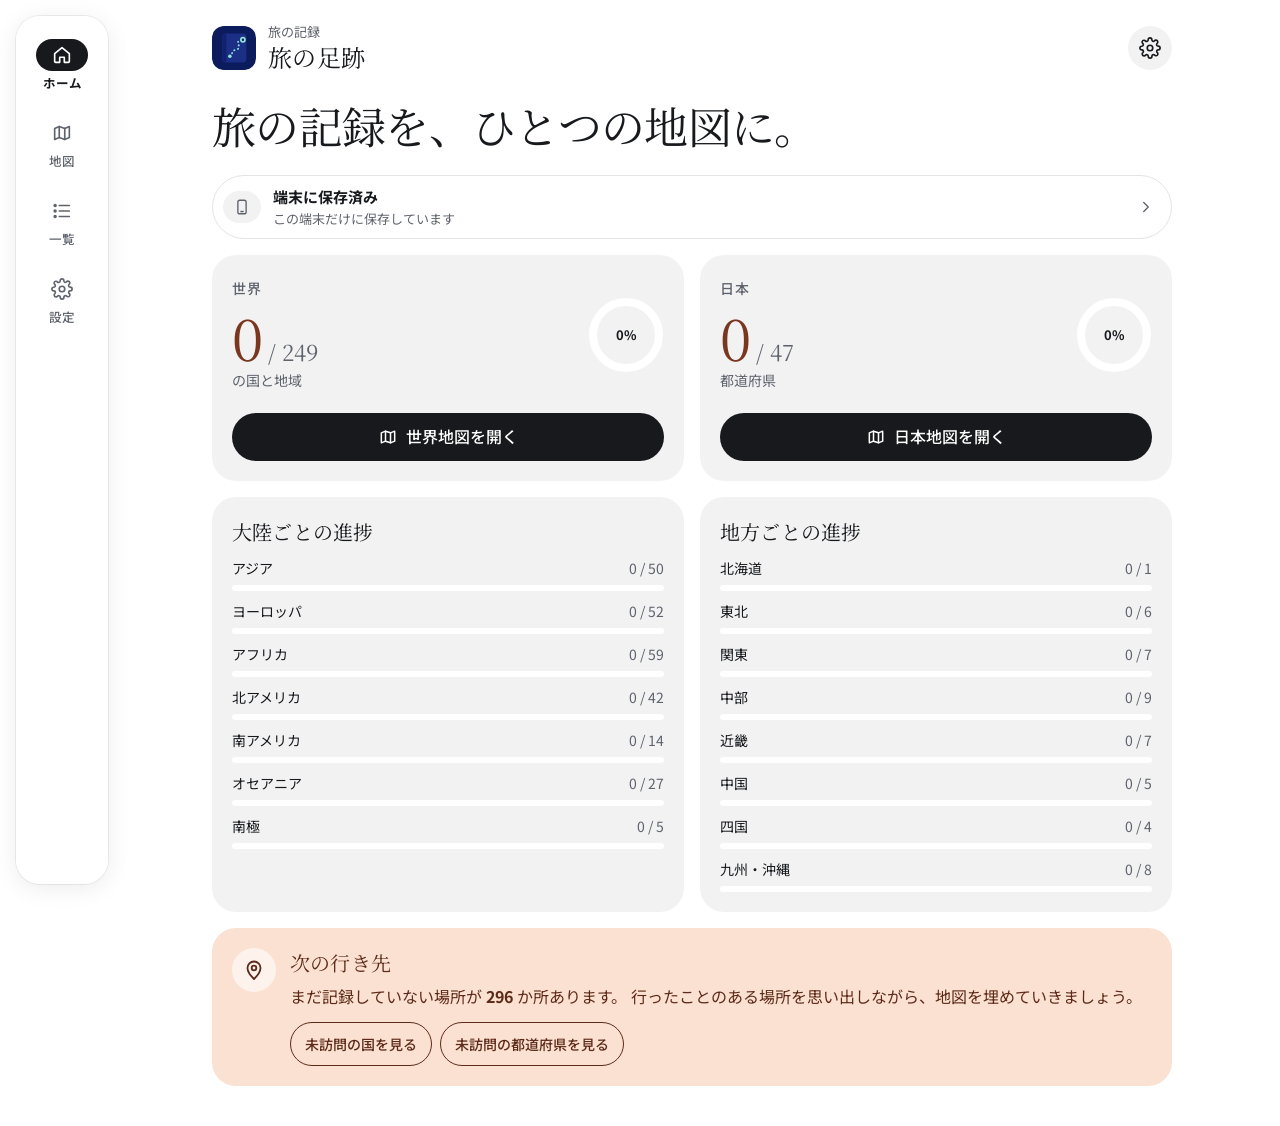
<file: tabinoashi/index.html>
<!DOCTYPE html>
<html lang="ja">
  <head>
    <meta charset="UTF-8" />
    <meta name="viewport" content="width=device-width, initial-scale=1, viewport-fit=cover" />
    <meta name="theme-color" content="#FFFFFF" />
    <meta name="description" content="世界249の国・地域と日本47都道府県の訪問状況を地図で記録する旅行記録アプリ" />
    <meta name="apple-mobile-web-app-capable" content="yes" />
    <meta name="mobile-web-app-capable" content="yes" />
    <meta name="apple-mobile-web-app-title" content="旅の足跡" />
    <meta name="apple-mobile-web-app-status-bar-style" content="default" />
    <link rel="manifest" href="/tabinoashi/manifest.webmanifest" data-pwa />
    <link rel="icon" type="image/png" sizes="32x32" href="/tabinoashi/icons/favicon-32.png" data-pwa />
    <link rel="apple-touch-icon" sizes="180x180" href="/tabinoashi/icons/apple-touch-icon.png" data-pwa />
    <link rel="preconnect" href="https://fonts.googleapis.com" />
    <link rel="preconnect" href="https://fonts.gstatic.com" crossorigin />
    <link
      rel="stylesheet"
      href="https://fonts.googleapis.com/css2?family=Noto+Sans+JP:wght@400;500;700&family=Noto+Serif+JP:wght@400&display=swap"
    />
    <title>旅の足跡</title>
    <script type="module" crossorigin src="/tabinoashi/assets/index-BpZ_Q49c.js"></script>
    <link rel="modulepreload" crossorigin href="/tabinoashi/assets/vendor-CrowJ5J7.js">
    <link rel="modulepreload" crossorigin href="/tabinoashi/assets/mapData-Ds3_Hyq6.js">
    <link rel="stylesheet" crossorigin href="/tabinoashi/assets/index-Do6owpjF.css">
  </head>
  <body>
    <div id="root"></div>
  </body>
</html>
</file>
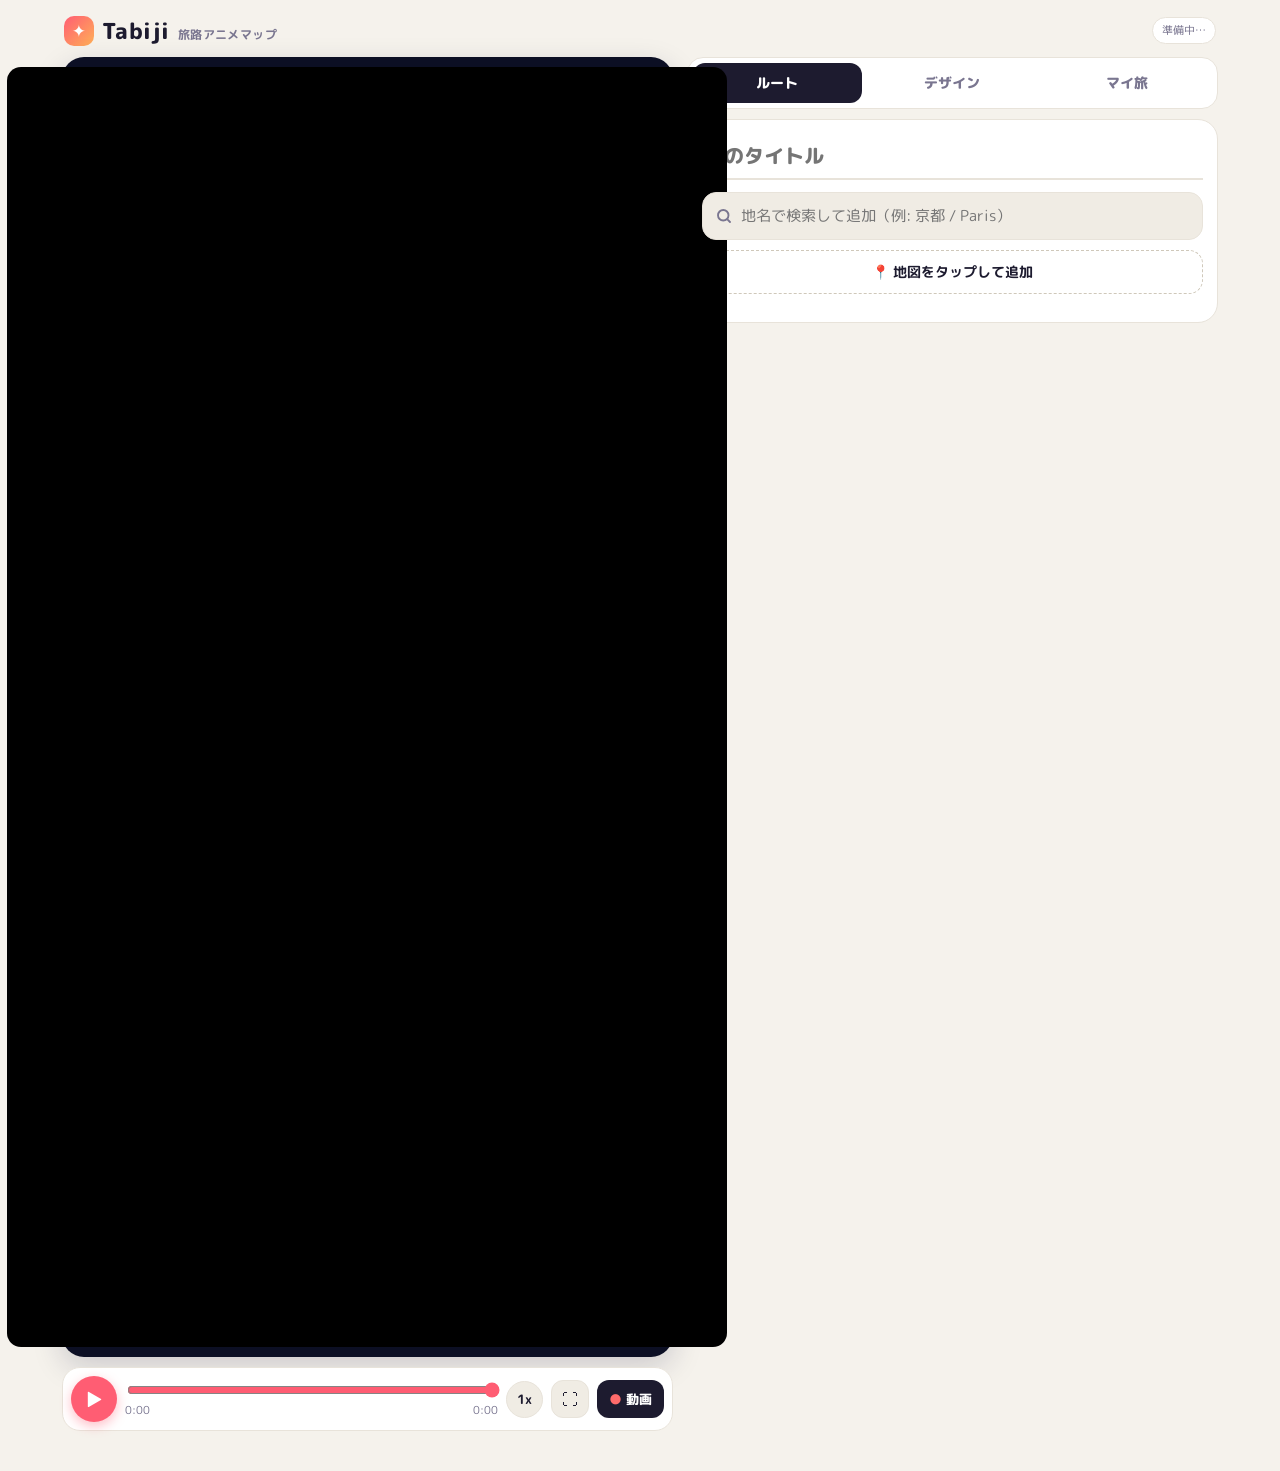
<file: tabiji/src/template.html>
<!DOCTYPE html>
<html lang="ja">
<head>
<meta charset="utf-8">
<meta name="viewport" content="width=device-width,initial-scale=1,viewport-fit=cover">
<title>Tabiji — 旅路アニメマップ</title>
<meta name="theme-color" content="#f5f2ec">
<meta name="apple-mobile-web-app-capable" content="yes">
<meta name="mobile-web-app-capable" content="yes">
<meta name="apple-mobile-web-app-title" content="Tabiji">
<meta name="apple-mobile-web-app-status-bar-style" content="default">
<link rel="icon" href="data:image/svg+xml,%3Csvg xmlns='http://www.w3.org/2000/svg' viewBox='0 0 100 100'%3E%3Cdefs%3E%3ClinearGradient id='g' x1='0' y1='0' x2='1' y2='1'%3E%3Cstop offset='0' stop-color='%23ff5d73'/%3E%3Cstop offset='1' stop-color='%23ffb057'/%3E%3C/linearGradient%3E%3C/defs%3E%3Crect width='100' height='100' rx='30' fill='url(%23g)'/%3E%3Ctext x='50' y='68' font-size='56' text-anchor='middle' fill='%23fff'%3E✦%3C/text%3E%3C/svg%3E">
<link rel="preconnect" href="https://fonts.googleapis.com">
<link rel="preconnect" href="https://fonts.gstatic.com" crossorigin>
<link href="https://fonts.googleapis.com/css2?family=M+PLUS+Rounded+1c:wght@500;700;800&display=swap" rel="stylesheet">
<style>
:root{
  --bg:#f5f2ec; --card:#fff; --ink:#1d1b2f; --mute:#7a7690; --line:#e8e3da;
  --accent:#ff5d73; --accent2:#5b6cff; --soft:#f0ece4;
  --font:"M PLUS Rounded 1c","Hiragino Maru Gothic ProN","Hiragino Sans",system-ui,sans-serif;
}
*{box-sizing:border-box;-webkit-tap-highlight-color:transparent}
html,body{margin:0;background:var(--bg);color:var(--ink);font-family:var(--font)}
body{padding:env(safe-area-inset-top) env(safe-area-inset-right) env(safe-area-inset-bottom) env(safe-area-inset-left)}
button,input,select{font-family:inherit;color:inherit}
button{cursor:pointer}
#app{max-width:1180px;margin:0 auto;padding:10px 12px 40px}
.top{display:flex;align-items:center;justify-content:space-between;padding:4px 2px 10px}
.brand{display:flex;align-items:baseline;gap:8px;font-weight:800;font-size:22px;letter-spacing:.02em}
.brand .logo{display:inline-grid;place-items:center;width:30px;height:30px;border-radius:10px;background:linear-gradient(135deg,var(--accent),#ffb057);color:#fff;font-size:17px;align-self:center}
.brand .sub{font-size:12px;font-weight:700;color:var(--mute)}
.sync{font-size:11px;color:var(--mute);background:var(--card);border:1px solid var(--line);padding:4px 9px;border-radius:99px;white-space:nowrap}
.layout{display:grid;gap:14px}
@media(min-width:900px){.layout{grid-template-columns:minmax(0,1.15fr) minmax(0,1fr);align-items:start}.left{position:sticky;top:10px}}
#stageWrap{display:flex;justify-content:center;background:#0c0f24;border-radius:22px;padding:10px;box-shadow:0 10px 30px rgba(20,20,60,.18)}
#stage{position:relative;line-height:0}
#cv{display:block;border-radius:14px;touch-action:none;background:#000}
#cv.adding{cursor:crosshair;outline:3px dashed #ffd166;outline-offset:3px}
#stageMsg{position:absolute;left:50%;top:12px;transform:translateX(-50%);line-height:1.4;font-size:12px;font-weight:700;background:rgba(255,209,102,.95);color:#1d1b2f;padding:6px 12px;border-radius:99px;display:none;white-space:nowrap;pointer-events:none}
#stageMsg.show{display:block}
#recOverlay{position:absolute;inset:0;display:none;align-items:flex-start;justify-content:flex-end;padding:10px;pointer-events:none;line-height:1.3}
#recOverlay.show{display:flex}
#recOverlay span{background:#e03131;color:#fff;font-size:12px;font-weight:800;padding:5px 10px;border-radius:99px;animation:blink 1s infinite}
@keyframes blink{50%{opacity:.55}}
#theaterClose{display:none}
.controls{display:flex;align-items:center;gap:8px;margin-top:10px;background:var(--card);border:1px solid var(--line);border-radius:18px;padding:8px}
.play{width:46px;height:46px;border-radius:50%;border:none;background:var(--accent);color:#fff;font-size:18px;flex:none;box-shadow:0 4px 12px rgba(255,93,115,.4)}
.scrub{flex:1;min-width:0}
.scrub input{width:100%;accent-color:var(--accent)}
.time{display:flex;justify-content:space-between;font-size:11px;color:var(--mute);margin-top:-2px;font-variant-numeric:tabular-nums}
.chip{border:1px solid var(--line);background:var(--soft);border-radius:99px;padding:8px 10px;font-size:13px;font-weight:700;flex:none}
.icon{border:1px solid var(--line);background:var(--soft);border-radius:12px;width:38px;height:38px;font-size:16px;flex:none}
.rec{border:none;background:var(--ink);color:#fff;border-radius:12px;height:38px;padding:0 12px;font-size:13px;font-weight:800;flex:none}
.rec .dot{color:#ff6b6b}
.tabs{display:flex;gap:6px;background:var(--card);border:1px solid var(--line);border-radius:16px;padding:5px}
.tabs button{flex:1;border:none;background:none;border-radius:12px;padding:10px 4px;font-weight:800;font-size:14px;color:var(--mute)}
.tabs button.on{background:var(--ink);color:#fff}
.panel{display:none;background:var(--card);border:1px solid var(--line);border-radius:20px;padding:14px;margin-top:10px}
.panel.on{display:block}
.title-in{width:100%;border:none;border-bottom:2px solid var(--line);font-size:20px;font-weight:800;padding:6px 2px 8px;background:none;outline:none}
.title-in:focus{border-color:var(--accent)}
.search{position:relative;margin-top:12px}
.search input{width:100%;border:1.5px solid var(--line);border-radius:14px;padding:12px 14px 12px 38px;font-size:15px;background:var(--soft) url("data:image/svg+xml,%3Csvg xmlns='http://www.w3.org/2000/svg' width='18' height='18' viewBox='0 0 24 24' fill='none' stroke='%237a7690' stroke-width='2.5' stroke-linecap='round'%3E%3Ccircle cx='11' cy='11' r='7'/%3E%3Cpath d='m20 20-3.5-3.5'/%3E%3C/svg%3E") 12px 50%/18px no-repeat;outline:none}
.search input:focus{border-color:var(--accent);background-color:#fff}
#sugg{position:absolute;left:0;right:0;top:calc(100% + 4px);background:#fff;border:1px solid var(--line);border-radius:14px;box-shadow:0 12px 30px rgba(0,0,0,.12);z-index:20;overflow:hidden;display:none}
#sugg.show{display:block}
#sugg button{display:flex;width:100%;justify-content:space-between;align-items:center;border:none;background:none;padding:11px 14px;font-size:15px;text-align:left;border-bottom:1px solid var(--soft)}
#sugg button:last-child{border-bottom:none}
#sugg button:active,#sugg button.hl{background:var(--soft)}
#sugg small{color:var(--mute);font-size:12px;margin-left:8px;white-space:nowrap}
.row-btns{display:flex;gap:8px;margin-top:10px}
.ghost{flex:1;border:1.5px dashed #cfc8ba;background:none;border-radius:14px;padding:11px;font-size:14px;font-weight:700;color:var(--ink)}
.ghost.on{background:#fff3cf;border-color:#f0b429;border-style:solid}
#stops{margin-top:14px}
.empty{text-align:center;color:var(--mute);font-size:14px;padding:22px 10px;line-height:1.7}
.stop{display:flex;align-items:center;gap:10px;background:var(--soft);border-radius:14px;padding:9px 8px 9px 10px}
.num{width:28px;height:28px;border-radius:50%;background:var(--accent);color:#fff;font-weight:800;font-size:13px;display:grid;place-items:center;flex:none}
.sname{flex:1;min-width:0;border:none;background:none;text-align:left;padding:0;font-size:15px;font-weight:700}
.sname small{display:block;color:var(--mute);font-weight:500;font-size:12px;white-space:nowrap;overflow:hidden;text-overflow:ellipsis}
.mini{width:32px;height:32px;border:none;background:#fff;border-radius:10px;font-size:13px;color:var(--mute);flex:none}
.mini:disabled{opacity:.35}
.leg{display:flex;align-items:center;gap:8px;padding:6px 0 6px 22px;position:relative}
.leg:before{content:"";position:absolute;left:23px;top:0;bottom:0;border-left:2px dashed #d6cfc2}
.leg select{position:relative;margin-left:16px;border:1.5px solid var(--line);background:#fff;border-radius:99px;padding:6px 10px;font-size:13px;font-weight:700;outline:none}
.leg .km{font-size:12px;color:var(--mute)}
.summary{margin-top:12px;font-size:13px;color:var(--mute);text-align:center}
h4{margin:16px 0 8px;font-size:13px;color:var(--mute);letter-spacing:.06em}
h4:first-child{margin-top:0}
.themes{display:grid;grid-template-columns:repeat(4,1fr);gap:8px}
.theme{border:2px solid transparent;border-radius:14px;padding:6px;background:var(--soft);font-size:12px;font-weight:700}
.theme.on{border-color:var(--ink)}
.theme i{display:block;height:44px;border-radius:10px;margin-bottom:5px;position:relative;overflow:hidden}
.seg{display:flex;gap:6px;flex-wrap:wrap}
.seg button{flex:1;border:1.5px solid var(--line);background:#fff;border-radius:12px;padding:9px 6px;font-weight:700;font-size:13px;min-width:60px}
.seg button.on{background:var(--ink);color:#fff;border-color:var(--ink)}
.tog{display:flex;align-items:center;justify-content:space-between;padding:10px 2px;border-bottom:1px solid var(--soft);font-size:14px;font-weight:700}
.tog:last-child{border-bottom:none}
.sw{appearance:none;-webkit-appearance:none;width:46px;height:28px;border-radius:99px;background:#d9d3c7;position:relative;transition:.2s;flex:none;margin:0}
.sw:after{content:"";position:absolute;width:22px;height:22px;border-radius:50%;background:#fff;top:3px;left:3px;transition:.2s;box-shadow:0 1px 3px rgba(0,0,0,.2)}
.sw:checked{background:var(--accent)}
.sw:checked:after{left:21px}
.trip{display:flex;align-items:center;gap:10px;padding:10px;border-radius:14px;background:var(--soft);margin-bottom:8px}
.trip.on{outline:2px solid var(--ink)}
.trip .tt{flex:1;min-width:0;border:none;background:none;text-align:left;padding:0;font-weight:800;font-size:15px}
.trip .tt small{display:block;font-weight:500;font-size:12px;color:var(--mute)}
.btn{border:none;background:var(--ink);color:#fff;border-radius:14px;padding:12px 14px;font-weight:800;font-size:14px}
.btn.sec{background:var(--soft);color:var(--ink);border:1px solid var(--line)}
.btn.full{width:100%}
.samples{display:grid;grid-template-columns:1fr 1fr;gap:8px}
.sample{border:1px solid var(--line);background:#fff;border-radius:14px;padding:10px;text-align:left;font-size:13px;font-weight:800}
.sample small{display:block;font-weight:500;color:var(--mute);font-size:11px;margin-top:2px}
.note{font-size:12px;color:var(--mute);line-height:1.6;margin-top:8px}
.modal{position:fixed;inset:0;background:rgba(15,14,30,.5);display:flex;align-items:flex-end;justify-content:center;z-index:100;padding:12px}
.modal.hidden{display:none}
.sheet{background:#fff;border-radius:22px;width:100%;max-width:440px;padding:18px;box-shadow:0 20px 60px rgba(0,0,0,.3);margin-bottom:env(safe-area-inset-bottom)}
@media(min-width:600px){.modal{align-items:center}}
.sheet h3{margin:0 0 12px;font-size:18px}
.sheet p{margin:0 0 12px;font-size:14px;line-height:1.6;color:#4a4760}
.sheet label{display:block;font-size:12px;font-weight:700;color:var(--mute);margin:10px 0 4px}
.sheet input,.sheet textarea{width:100%;border:1.5px solid var(--line);border-radius:12px;padding:11px 12px;font-size:16px;font-family:inherit;outline:none;background:var(--soft)}
.sheet .acts{display:flex;gap:8px;margin-top:16px}
.sheet .acts button{flex:1}
.btn.danger{background:#fff0f0;color:#e03131;border:1px solid #ffd6d6}
#toast{position:fixed;left:50%;bottom:calc(24px + env(safe-area-inset-bottom));transform:translateX(-50%) translateY(20px);background:var(--ink);color:#fff;padding:10px 16px;border-radius:99px;font-size:13px;font-weight:700;opacity:0;transition:.25s;pointer-events:none;z-index:200;max-width:90vw;text-align:center}
#toast.show{opacity:1;transform:translateX(-50%) translateY(0)}
body.theater{overflow:hidden}
body.theater #stageWrap{position:fixed;inset:0;z-index:90;border-radius:0;padding:calc(env(safe-area-inset-top) + 8px) 8px calc(env(safe-area-inset-bottom) + 70px);align-items:center;background:#000}
body.theater #theaterClose{display:block;position:fixed;top:calc(env(safe-area-inset-top) + 10px);right:12px;z-index:95;width:40px;height:40px;border-radius:50%;border:none;background:rgba(255,255,255,.15);color:#fff;font-size:18px}
body.theater .controls{position:fixed;left:8px;right:8px;bottom:calc(env(safe-area-inset-bottom) + 8px);z-index:96;margin:0;background:rgba(30,30,40,.85);border-color:transparent;color:#fff}
body.theater .controls .chip,body.theater .controls .icon{background:rgba(255,255,255,.12);border-color:transparent;color:#fff}
body.theater .time{color:#bbb}
body.theater.hidectl .controls,body.theater.hidectl #theaterClose{opacity:0;pointer-events:none}
</style>
</head>
<body>
<div id="app">
  <header class="top">
    <div class="brand"><span class="logo">✦</span>Tabiji<span class="sub">旅路アニメマップ</span></div>
    <div id="sync" class="sync">準備中…</div>
  </header>
  <div class="layout">
    <div class="left">
      <section id="stageWrap">
        <div id="stage">
          <canvas id="cv" width="720" height="1280"></canvas>
          <div id="stageMsg">地図をタップして地点を追加 · ドラッグで回転</div>
          <div id="recOverlay"><span>● REC</span></div>
        </div>
        <button id="theaterClose" aria-label="閉じる">✕</button>
      </section>
      <div class="controls">
        <button id="btnPlay" class="play" aria-label="再生">▶</button>
        <div class="scrub">
          <input type="range" id="scrub" min="0" max="1000" value="1000" aria-label="再生位置">
          <div class="time"><span id="tNow">0:00</span><span id="tAll">0:00</span></div>
        </div>
        <button id="btnSpeed" class="chip" aria-label="再生速度">1x</button>
        <button id="btnTheater" class="icon" aria-label="シアター表示">⛶</button>
        <button id="btnRec" class="rec"><span class="dot">●</span> 動画</button>
      </div>
    </div>
    <div class="right">
      <nav class="tabs">
        <button data-tab="route" class="on">ルート</button>
        <button data-tab="design">デザイン</button>
        <button data-tab="trips">マイ旅</button>
      </nav>
      <section id="tab-route" class="panel on">
        <input id="tripTitle" class="title-in" placeholder="旅のタイトル" maxlength="40">
        <div class="search">
          <input id="q" placeholder="地名で検索して追加（例: 京都 / Paris）" autocomplete="off" enterkeyhint="search">
          <div id="sugg"></div>
        </div>
        <div class="row-btns">
          <button id="btnAddMap" class="ghost">📍 地図をタップして追加</button>
        </div>
        <div id="stops"></div>
        <div class="summary" id="summary"></div>
      </section>
      <section id="tab-design" class="panel">
        <h4>テーマ</h4>
        <div class="themes" id="themes"></div>
        <h4>画面比率</h4>
        <div class="seg" id="aspects"></div>
        <h4>表示</h4>
        <div id="toggles"></div>
      </section>
      <section id="tab-trips" class="panel">
        <button id="btnNew" class="btn full">＋ 新しい旅をつくる</button>
        <h4>保存した旅</h4>
        <div id="tripList"></div>
        <h4>サンプルから始める</h4>
        <div class="samples" id="samples"></div>
        <h4>バックアップ</h4>
        <div class="row-btns">
          <button id="btnExport" class="btn sec" style="flex:1">書き出し (JSON)</button>
          <button id="btnImport" class="btn sec" style="flex:1">読み込み</button>
          <input type="file" id="fileIn" accept=".json,application/json" hidden>
        </div>
        <p class="note" id="storeNote"></p>
      </section>
    </div>
  </div>
</div>
<div id="modal" class="modal hidden"><div class="sheet" id="sheet"></div></div>
<div id="toast"></div>

<script>__D3__</script>
<script>__TOPO__</script>
<script>__CITIES__</script>
<script>
"use strict";
/* ============ DATA ============ */
const WORLD50 = __C50__;
const WORLD110 = __C110__;
const GEO = {
  land50: topojson.feature(WORLD50, WORLD50.objects.land),
  bord50: topojson.mesh(WORLD50, WORLD50.objects.countries, (a,b)=>a!==b),
  land110: topojson.feature(WORLD110, WORLD110.objects.land),
  bord110: topojson.mesh(WORLD110, WORLD110.objects.countries, (a,b)=>a!==b),
  grat: d3.geoGraticule10(),
};
/* fast renderer: precompute unit vectors + bounding caps per polygon / line */
const RAD=Math.PI/180;
function xyzOf(ring){const a=new Float64Array(ring.length*3);for(let i=0;i<ring.length;i++){const l=ring[i][0]*RAD,f=ring[i][1]*RAD,cf=Math.cos(f);a[i*3]=cf*Math.cos(l);a[i*3+1]=cf*Math.sin(l);a[i*3+2]=Math.sin(f)}return a}
function capItem(rings,geo){
  const xs=rings.map(xyzOf);let x=0,y=0,z=0;for(const a of xs)for(let i=0;i<a.length;i+=3){x+=a[i];y+=a[i+1];z+=a[i+2]}
  const n=Math.hypot(x,y,z)||1;x/=n;y/=n;z/=n;let r=0;
  for(const a of xs)for(let i=0;i<a.length;i+=3){const d=Math.acos(Math.max(-1,Math.min(1,a[i]*x+a[i+1]*y+a[i+2]*z)));if(d>r)r=d}
  if(n<1e-6) r=Math.PI;
  return {xs,c:[x,y,z],r,geo};
}
function polysOf(fc){const out=[];const feats=fc.type==="FeatureCollection"?fc.features:[fc];for(const f of feats){const g=f.geometry||f;const ps=g.type==="Polygon"?[g.coordinates]:g.type==="MultiPolygon"?g.coordinates:[];for(const p of ps)out.push(capItem(p,{type:"Polygon",coordinates:p}))}return out}
function linesOf(ml){const ls=ml.type==="MultiLineString"?ml.coordinates:[ml.coordinates];return ls.map(l=>capItem([l],{type:"LineString",coordinates:l}))}
GEO.L50=polysOf(GEO.land50);GEO.L110=polysOf(GEO.land110);GEO.B50=linesOf(GEO.bord50);GEO.B110=linesOf(GEO.bord110);
const CITIES = CITY_RAW.trim().split("\n").map(l=>{const [ja,en,lat,lon,co]=l.split("|");return {ja,en,lat:+lat,lon:+lon,co,key:(ja+" "+en).toLowerCase().replace(/\s+/g,"")}});
const CITY_BY = new Map(CITIES.map(c=>[c.ja,c]));

const MODES = {
  plane:{ja:"飛行機",icon:"✈️",color:"#ff6b6b"},
  train:{ja:"電車",icon:"🚄",color:"#4dabf7"},
  car:{ja:"車",icon:"🚗",color:"#ffa94d"},
  bus:{ja:"バス",icon:"🚌",color:"#40c057"},
  ship:{ja:"船",icon:"🚢",color:"#15aabf"},
  bike:{ja:"自転車",icon:"🚲",color:"#f06595"},
  walk:{ja:"徒歩",icon:"🚶",color:"#9775fa"},
};
const THEMES = {
  night:{name:"ナイト",bg:["#050819","#141a3d"],ocean:["#16336b","#0a1838"],land:"#2c4777",coast:"rgba(150,185,255,.35)",border:"rgba(170,200,255,.22)",grat:"rgba(150,180,255,.07)",glow:"rgba(80,150,255,.45)",casing:"rgba(5,10,30,.55)",pin:"#ff5d73",lbBg:"rgba(255,255,255,.96)",lbTx:"#14193a",hud:"#ffffff",hudBg:"rgba(12,18,45,.6)",stars:true,shade:.35},
  paper:{name:"ペーパー",bg:["#f4ecdc","#e8dcc4"],ocean:["#d3e7ea","#b4d3d9"],land:"#fcf7ea",coast:"rgba(110,90,60,.55)",border:"rgba(110,90,60,.3)",grat:"rgba(110,90,60,.1)",glow:"rgba(255,255,255,0)",casing:"rgba(255,255,255,.85)",pin:"#e8590c",lbBg:"#2b2420",lbTx:"#fff8ec",hud:"#2b2420",hudBg:"rgba(255,250,238,.85)",stars:false,shade:.12},
  mint:{name:"ミント",bg:["#e3f7f2","#c3ebe3"],ocean:["#9ad9e6","#6ec2d6"],land:"#fff3cc",coast:"rgba(205,150,60,.55)",border:"rgba(205,150,60,.35)",grat:"rgba(255,255,255,.25)",glow:"rgba(255,255,255,.6)",casing:"rgba(255,255,255,.9)",pin:"#ff6b8a",lbBg:"#ffffff",lbTx:"#2b3a42",hud:"#23414a",hudBg:"rgba(255,255,255,.85)",stars:false,shade:.15},
  sunset:{name:"サンセット",bg:["#1d1238","#6d2c5c"],ocean:["#47317a","#211544"],land:"#f3c9a4",coast:"rgba(120,40,40,.35)",border:"rgba(120,40,40,.28)",grat:"rgba(255,200,180,.07)",glow:"rgba(255,140,120,.5)",casing:"rgba(30,10,40,.5)",pin:"#ffd166",lbBg:"rgba(255,248,240,.97)",lbTx:"#3a1838",hud:"#fff6ee",hudBg:"rgba(40,18,55,.6)",stars:true,shade:.3},
};
const ASPECTS = {"9:16":[720,1280],"4:5":[960,1200],"1:1":[1080,1080],"16:9":[1280,720]};
const SPEEDS = [0.5,1,1.5,2];
const R_EARTH = 6371, RMIN = 0.006, RMAX = 2.4;

function st(name, mode, note){ const c=CITY_BY.get(name); return {id:uid(),name:c.ja,lat:c.lat,lon:c.lon,co:c.co,mode:mode||null,note:note||""}; }
const SAMPLES = [
  {title:"日本縦断の旅", sub:"札幌 → 石垣島", style:{theme:"night"}, stops:()=>[st("札幌"),st("函館","train"),st("仙台","train"),st("東京","train"),st("金沢","train"),st("京都","train","紅葉がきれいだった"),st("広島","train"),st("福岡","train"),st("那覇","plane"),st("石垣島","plane"),st("竹富島","ship")]},
  {title:"ヨーロッパ周遊", sub:"パリ → ローマ", style:{theme:"paper",aspect:"1:1"}, stops:()=>[st("成田空港"),st("パリ","plane"),st("ブリュッセル","train"),st("アムステルダム","train"),st("ベルリン","train"),st("プラハ","bus"),st("ウィーン","train"),st("ハルシュタット","car"),st("ベネチア","bus"),st("フィレンツェ","train"),st("ローマ","train"),st("羽田空港","plane")]},
  {title:"世界一周 2027", sub:"14都市・5大陸", style:{theme:"sunset"}, stops:()=>[st("東京"),st("ホノルル","plane"),st("ロサンゼルス","plane"),st("グランドキャニオン","car"),st("ラスベガス","car"),st("ニューヨーク","plane"),st("リスボン","plane"),st("バルセロナ","plane"),st("カイロ","plane"),st("ドバイ","plane"),st("モルディブ（マレ）","plane"),st("シンガポール","plane"),st("バンコク","plane"),st("東京","plane")]},
  {title:"東南アジア バックパック", sub:"バンコク周回", style:{theme:"mint",aspect:"4:5"}, stops:()=>[st("バンコク"),st("チェンマイ","train"),st("ルアンパバーン","bus"),st("ハノイ","plane"),st("ハロン湾","bus"),st("ダナン","plane"),st("ホイアン","bike"),st("ホーチミン","plane"),st("シェムリアップ","bus"),st("バンコク","bus")]},
];

/* ============ UTILS ============ */
const $ = s=>document.querySelector(s);
const clamp=(v,a,b)=>Math.max(a,Math.min(b,v));
const lerp=(a,b,k)=>a+(b-a)*k;
const easeIO=k=>{k=clamp(k,0,1);return k<.5?4*k*k*k:1-Math.pow(-2*k+2,3)/2};
const easeS=k=>0.5-0.5*Math.cos(Math.PI*clamp(k,0,1));
const easeOut=k=>1-Math.pow(1-clamp(k,0,1),3);
function bounce(k){k=clamp(k,0,1);const n=7.5625,d=2.75;if(k<1/d)return n*k*k;if(k<2/d)return n*(k-=1.5/d)*k+.75;if(k<2.5/d)return n*(k-=2.25/d)*k+.9375;return n*(k-=2.625/d)*k+.984375}
function uid(){return "t"+Date.now().toString(36)+Math.random().toString(36).slice(2,7)}
const fmtKm=km=>km>=100?Math.round(km).toLocaleString("ja-JP"):km>=10?km.toFixed(0):km.toFixed(1);
const fmtT=s=>{s=Math.max(0,Math.round(s));return Math.floor(s/60)+":"+String(s%60).padStart(2,"0")};
const esc=s=>String(s).replace(/[&<>"']/g,c=>({"&":"&amp;","<":"&lt;",">":"&gt;",'"':"&quot;","'":"&#39;"}[c]));
function toast(msg,ms){const t=$("#toast");t.textContent=msg;t.classList.add("show");clearTimeout(toast._t);toast._t=setTimeout(()=>t.classList.remove("show"),ms||2200)}
const LS={get(k,d){try{const v=localStorage.getItem(k);return v?JSON.parse(v):d}catch(e){return d}},set(k,v){try{localStorage.setItem(k,JSON.stringify(v))}catch(e){}}};
function defaultMode(a,b){const km=d3.geoDistance([a.lon,a.lat],[b.lon,b.lat])*R_EARTH;return km>650?"plane":km>60?"train":km>6?"car":"walk"}

/* ============ STATE ============ */
const S = {trips:[], curId:null, t:0, playing:false, preview:true, tl:null, addMode:false, userCam:null, speedIdx:1, recording:false};
const cur = ()=>S.trips.find(t=>t.id===S.curId);
function styleOf(trip){return Object.assign({theme:"night",aspect:"9:16",labels:true,hud:true,title:true,borders:true}, trip&&trip.style||{})}
function makeTrip(sample){
  const now=Date.now();
  if(sample) return {id:uid(),title:sample.title,stops:sample.stops(),style:Object.assign({},sample.style),createdAt:now,updatedAt:now};
  return {id:uid(),title:"新しい旅",stops:[],style:{theme:"night",aspect:"9:16"},createdAt:now,updatedAt:now};
}

/* ============ CANVAS ============ */
const cv=$("#cv"), ctx=cv.getContext("2d");
let CW=720, CH=1280, MIN=720, U=7.2;
const FONT='"M PLUS Rounded 1c","Hiragino Maru Gothic ProN","Hiragino Sans",sans-serif';
const EMOJI='"Apple Color Emoji","Segoe UI Emoji","Noto Color Emoji",sans-serif';
function setAspect(a){
  const [w,h]=ASPECTS[a]||ASPECTS["9:16"];
  if(cv.width!==w||cv.height!==h){cv.width=w;cv.height=h}
  CW=w;CH=h;MIN=Math.min(w,h);U=MIN/100;fitStage();
}
function fitStage(){
  const wrap=$("#stageWrap"); const theater=document.body.classList.contains("theater");
  const de=document.documentElement, vw=Math.min(innerWidth,de.clientWidth||innerWidth), vh=Math.min(innerHeight,de.clientHeight||innerHeight);
  const availW=Math.min(theater?vw:wrap.clientWidth,vw-24)-20;
  const availH=theater?vh-110:Math.min(vh*(vw>=900?0.78:0.58),760);
  const k=Math.min(availW/CW, availH/CH);
  cv.style.width=Math.round(CW*k)+"px"; cv.style.height=Math.round(CH*k)+"px";
}
const STARS=(()=>{let s=7;const r=()=>(s=(s*16807)%2147483647)/2147483647;return Array.from({length:170},()=>({x:r(),y:r(),z:r()*1.4+.3,p:r()*6}))})();

/* ============ TIMELINE & CAMERA ============ */
function buildTL(trip){
  const stops=trip.stops.map(s=>Object.assign({},s,{p:[s.lon,s.lat]}));
  const tl={stops,legs:[],arrive:[],empty:!stops.length};
  if(!stops.length){tl.total=0;tl.overCam={c:[138,32],r:1.9};return tl}
  for(let i=1;i<stops.length;i++){
    const a=stops[i-1].p,b=stops[i].p,d=d3.geoDistance(a,b),ip=d3.geoInterpolate(a,b);
    tl.legs.push({i,a,b,d,km:d*R_EARTH,mode:MODES[stops[i].mode]?stops[i].mode:"plane",interp:ip,mid:ip(.5),n:Math.max(28,Math.min(240,Math.ceil(d*140))),r:clamp(d*.8,RMIN,RMAX)});
  }
  const INTRO=2.4;
  tl.introCam={c:[stops[0].lon+95,clamp(stops[0].lat*.4,-35,35)],r:2.3};
  tl.startCam=tl.legs.length?legCam(tl.legs[0],0):{c:stops[0].p,r:.05};
  tl.introEnd=INTRO; tl.arrive[0]=INTRO-.7;
  let t=INTRO, prev=tl.startCam;
  tl.legs.forEach((l,k)=>{
    const next=legCam(l,0); l.from=prev; l.h0=t;
    let h = k===0 ? .5 : clamp(.9+.32*Math.abs(Math.log(prev.r/next.r))+.3*Math.min(2,d3.geoDistance(prev.c,next.c)/Math.max(prev.r,next.r)),.9,2.6);
    if(stops[l.i-1].note) h+=1.4;
    t+=h; l.t0=t; l.dur=2+.75*Math.log10(1+l.km); t+=l.dur; l.t1=t; tl.arrive[l.i]=t; prev=legCam(l,1);
  });
  tl.endCam=prev;
  let cen=stops.length>1?d3.geoCentroid({type:"MultiPoint",coordinates:stops.map(s=>s.p)}):stops[0].p;
  if(!isFinite(cen[0])||!isFinite(cen[1])) cen=stops[0].p;
  let maxd=0; stops.forEach(s=>maxd=Math.max(maxd,d3.geoDistance(cen,s.p)));
  tl.overCam={c:cen,r:clamp(maxd*1.2+.012,.03,2.2),dy:-.12};
  tl.o0=t+(tl.legs.length?.9:.4)+(stops[stops.length-1].note?1.4:0);
  tl.o1=tl.o0+2.1; tl.card=tl.o1-.5; tl.total=tl.o1+3;
  tl.totalKm=tl.legs.reduce((a,l)=>a+l.km,0);
  return tl;
}
function legCam(l,u){
  const p=easeS(u), veh=l.interp(p), c=d3.geoInterpolate(veh,l.mid)(.6);
  return {c, r:Math.min(RMAX,l.r*(l.mode==="plane"?1+.16*Math.sin(Math.PI*u):1))};
}
function mixCam(a,b,k){
  const c=d3.geoInterpolate(a.c,b.c)(k), jump=d3.geoDistance(a.c,b.c);
  const base=Math.exp(lerp(Math.log(a.r),Math.log(b.r),k));
  const bump=Math.min(1.1,jump/Math.max(a.r,b.r,1e-3)*.45);
  return {c, r:Math.min(RMAX,base*(1+bump*Math.sin(Math.PI*k))), dy:lerp(a.dy||0,b.dy||0,k)};
}
function camAt(tl,t){
  if(tl.empty) return tl.overCam;
  if(t<=tl.introEnd) return mixCam(tl.introCam,tl.startCam,easeIO(t/tl.introEnd));
  for(const l of tl.legs){
    if(t<l.t0) return mixCam(l.from,legCam(l,0),easeIO((t-l.h0)/(l.t0-l.h0)));
    if(t<=l.t1) return legCam(l,(t-l.t0)/l.dur);
  }
  if(t<tl.o0) return tl.endCam;
  if(t<tl.o1) return mixCam(tl.endCam,tl.overCam,easeIO((t-tl.o0)/(tl.o1-tl.o0)));
  return tl.overCam;
}
function scaleFor(r){const k=MIN*.44;return r<=1.45?k/Math.sin(r):k/Math.sin(1.45)*(1.45/r)}
function makeProj(cam){return d3.geoOrthographic().translate([CW/2,CH/2+(cam.dy||0)*CH]).scale(scaleFor(cam.r)).rotate([-cam.c[0],-cam.c[1]]).clipAngle(90).clipExtent([[-20,-20],[CW+20,CH+20]]).precision(.7)}

/* ============ RENDER ============ */
let PJ=null, CAM=null;
function vis(g){return d3.geoDistance(g,CAM.c)<1.555}
function fastGeo(list,closed,path){
  const l0=CAM.c[0]*RAD,f0=CAM.c[1]*RAD,cl=Math.cos(l0),sl=Math.sin(l0),cf=Math.cos(f0),sf=Math.sin(f0);
  const s=PJ.scale(),[cx,cy]=PJ.translate();
  const vx=cf*cl,vy=cf*sl,vz=sf;
  const hd=Math.hypot(CW,CH)/2, alpha=hd>=s?Math.PI/2:Math.asin(hd/s);
  for(const it of list){
    const dc=Math.acos(clamp(it.c[0]*vx+it.c[1]*vy+it.c[2]*vz,-1,1));
    if(dc-it.r>alpha+.01) continue;
    if(dc+it.r<1.55){
      for(const a of it.xs){
        for(let i=0;i<a.length;i+=3){
          const A=a[i],B=a[i+1],C=a[i+2];
          const A1=A*cl+B*sl, B1=-A*sl+B*cl;
          const C2=-A1*sf+C*cf;
          const X=cx+s*B1, Y=cy-s*C2;
          if(i===0)ctx.moveTo(X,Y);else ctx.lineTo(X,Y);
        }
        if(closed)ctx.closePath();
      }
    } else path(it.geo);
  }
}
function legPt(l,f){const g=l.interp(f),p=PJ(g);let y=p[1];if(l.L)y-=l.L*Math.sin(Math.PI*f);return {x:p[0],y,gy:p[1],v:vis(g)}}
function prepLeg(l){
  if(l.mode!=="plane"){l.L=0;return}
  const A=PJ(l.a),B=PJ(l.b),ch=Math.hypot(B[0]-A[0],B[1]-A[1]);
  l.L=Math.min(ch*.22,MIN*.17);
}
function rr(x,y,w,h,r){r=Math.min(r,w/2,h/2);ctx.beginPath();ctx.moveTo(x+r,y);ctx.arcTo(x+w,y,x+w,y+h,r);ctx.arcTo(x+w,y+h,x,y+h,r);ctx.arcTo(x,y+h,x,y,r);ctx.arcTo(x,y,x+w,y,r);ctx.closePath()}

function draw(t, preview){
  const tl=S.tl, trip=cur(), sty=styleOf(trip), th=THEMES[sty.theme]||THEMES.night;
  CAM=(S.userCam&&!S.playing&&!S.recording)?S.userCam:camAt(tl,t);
  if(preview&&CAM.dy) CAM=Object.assign({},CAM,{dy:0});
  PJ=makeProj(CAM);
  const s=PJ.scale(), [cx,cy]=PJ.translate();
  const path=d3.geoPath(PJ,ctx);
  // background
  let g=ctx.createLinearGradient(0,0,0,CH); g.addColorStop(0,th.bg[0]); g.addColorStop(1,th.bg[1]);
  ctx.fillStyle=g; ctx.fillRect(0,0,CW,CH);
  if(th.stars){
    const ox=CAM.c[0]/360, oy=CAM.c[1]/180;
    for(const st of STARS){
      const x=((st.x-ox*st.z*.25)%1+1)%1*CW, y=((st.y+oy*st.z*.15)%1+1)%1*CH;
      ctx.globalAlpha=.25+.5*(.5+.5*Math.sin(t*1.7+st.p));
      ctx.fillStyle="#fff"; ctx.beginPath(); ctx.arc(x,y,st.z*U*.13,0,7); ctx.fill();
    }
    ctx.globalAlpha=1;
  }
  // atmosphere glow
  if(s<MIN*3){
    g=ctx.createRadialGradient(cx,cy,s*.96,cx,cy,s*1.16); g.addColorStop(0,th.glow); g.addColorStop(1,"rgba(0,0,0,0)");
    ctx.fillStyle=g; ctx.beginPath(); ctx.arc(cx,cy,s*1.16,0,7); ctx.fill();
  }
  // ocean
  g=ctx.createRadialGradient(cx-s*.3,cy-s*.35,s*.05,cx,cy,s); g.addColorStop(0,th.ocean[0]); g.addColorStop(1,th.ocean[1]);
  ctx.fillStyle=g; ctx.beginPath(); path({type:"Sphere"}); ctx.fill();
  if(s<MIN*4){ctx.strokeStyle=th.grat;ctx.lineWidth=U*.12;ctx.beginPath();path(GEO.grat);ctx.stroke()}
  const hi=s>MIN*1.25;
  ctx.beginPath(); fastGeo(hi?GEO.L50:GEO.L110,true,path); ctx.fillStyle=th.land; ctx.fill();
  ctx.strokeStyle=th.coast; ctx.lineWidth=U*.14; ctx.stroke();
  if(sty.borders){ctx.beginPath();fastGeo(hi?GEO.B50:GEO.B110,false,path);ctx.strokeStyle=th.border;ctx.lineWidth=U*.12;ctx.setLineDash([U*.5,U*.35]);ctx.stroke();ctx.setLineDash([])}
  // sphere shading
  if(s<MIN*2.5){
    g=ctx.createRadialGradient(cx,cy,s*.55,cx,cy,s); g.addColorStop(0,"rgba(0,0,0,0)"); g.addColorStop(1,`rgba(0,0,20,${th.shade})`);
    ctx.fillStyle=g; ctx.beginPath(); ctx.arc(cx,cy,s,0,7); ctx.fill();
    g=ctx.createRadialGradient(cx-s*.38,cy-s*.42,0,cx-s*.38,cy-s*.42,s*.8); g.addColorStop(0,"rgba(255,255,255,.13)"); g.addColorStop(1,"rgba(255,255,255,0)");
    ctx.fillStyle=g; ctx.beginPath(); ctx.arc(cx,cy,s,0,7); ctx.fill();
  }
  if(tl.empty){ drawEmptyHint(th); return; }

  // legs
  let curLeg=null, curP=0, curU=0;
  for(const l of tl.legs){
    prepLeg(l);
    if(preview||t>=l.t1){strokeLeg(l,1,t,th,false)}
    else if(t>=l.t0){curU=(t-l.t0)/l.dur;curP=easeS(curU);curLeg=l;strokeLeg(l,curP,t,th,true)}
  }
  // upcoming stops (faint)
  if(!preview){
    tl.stops.forEach((sp,i)=>{ if(tl.arrive[i]>t&&vis(sp.p)){const p=PJ(sp.p);ctx.fillStyle=th.pin;ctx.globalAlpha=.35;ctx.beginPath();ctx.arc(p[0],p[1],U*.7,0,7);ctx.fill();ctx.globalAlpha=1} });
  }
  // pins
  const arrived=[];
  tl.stops.forEach((sp,i)=>{ if(preview||tl.arrive[i]<=t) arrived.push(i) });
  for(const i of arrived){
    const sp=tl.stops[i]; if(!vis(sp.p)) continue;
    const p=PJ(sp.p), k=preview?1:(t-tl.arrive[i])/.6;
    drawPin(p[0],p[1],i+1,th.pin,k,t-tl.arrive[i],preview);
  }
  // vehicle
  if(curLeg) drawVehicle(curLeg,curP,curU,t);
  // labels
  if(sty.labels) drawLabels(tl,arrived,t,preview,th,curLeg);
  // HUD
  if(!preview) drawHUD(tl,t,th,sty,curLeg,curP);
}

function strokeLeg(l,p,t,th,live){
  const pts=[]; const n=l.n;
  for(let k=0;k<=n;k++){const f=k/n;if(f>p)break;pts.push(legPt(l,f))}
  pts.push(legPt(l,p));
  const m=l.mode, col=MODES[m].color, w=U*.62;
  const trace=()=>{ctx.beginPath();let on=false;for(const q of pts){if(!q.v){on=false;continue}if(!on){ctx.moveTo(q.x,q.y);on=true}else ctx.lineTo(q.x,q.y)}};
  ctx.lineCap="round"; ctx.lineJoin="round";
  // shadow line for flights
  if(l.L){ctx.beginPath();let on=false;for(const q of pts){if(!q.v){on=false;continue}if(!on){ctx.moveTo(q.x,q.gy);on=true}else ctx.lineTo(q.x,q.gy)}ctx.strokeStyle="rgba(0,0,0,.13)";ctx.lineWidth=w*.8;ctx.setLineDash([U*.6,U*.9]);ctx.stroke();ctx.setLineDash([])}
  trace(); ctx.strokeStyle=th.casing; ctx.lineWidth=w+U*.8;
  if(m==="ship"||m==="walk"){ctx.setLineDash([.1,U*1.25]);ctx.lineWidth=w*1.5+U*.5}
  ctx.stroke(); ctx.setLineDash([]);
  trace(); ctx.strokeStyle=col; ctx.lineWidth=w;
  if(m==="plane"){ctx.setLineDash([U*1.5,U*.9]);ctx.lineDashOffset=-t*U*2.2}
  else if(m==="bike"){ctx.setLineDash([U*1,U*.7])}
  else if(m==="ship"||m==="walk"){ctx.setLineDash([.1,U*1.25]);ctx.lineWidth=w*1.5}
  ctx.stroke(); ctx.setLineDash([]); ctx.lineDashOffset=0;
  if(m==="train"){trace();ctx.strokeStyle="rgba(255,255,255,.85)";ctx.lineWidth=w*.32;ctx.setLineDash([U*.7,U*.7]);ctx.stroke();ctx.setLineDash([])}
}

function drawPin(x,y,num,color,k,age,preview){
  const R=U*2.05; let dy=0, a=1;
  if(!preview){ if(k<1){dy=-(1-bounce(k))*U*9;a=clamp(k*3,0,1)} }
  // ripple
  if(!preview&&age>=0&&age<1.1){const q=age/1.1;ctx.strokeStyle=color;ctx.globalAlpha=(1-q)*.8;ctx.lineWidth=U*.4;ctx.beginPath();ctx.ellipse(x,y,R*(.6+q*2.8),R*(.25+q*1.2),0,0,7);ctx.stroke();ctx.globalAlpha=1}
  ctx.globalAlpha=a;
  ctx.fillStyle="rgba(0,0,0,.22)";ctx.beginPath();ctx.ellipse(x,y,R*.55,R*.22,0,0,7);ctx.fill();
  y+=dy; const hy=y-R*1.45;
  ctx.beginPath(); ctx.moveTo(x,y);
  ctx.bezierCurveTo(x-R*.3,y-R*.5,x-R,hy+R*.6,x-R,hy);
  ctx.arc(x,hy,R,Math.PI,0);
  ctx.bezierCurveTo(x+R,hy+R*.6,x+R*.3,y-R*.5,x,y); ctx.closePath();
  ctx.fillStyle=color; ctx.fill(); ctx.strokeStyle="#fff"; ctx.lineWidth=U*.32; ctx.stroke();
  ctx.fillStyle="#fff"; ctx.font=`800 ${R*(num>9?.95:1.15)}px ${FONT}`; ctx.textAlign="center"; ctx.textBaseline="middle";
  ctx.fillText(num,x,hy+R*.05);
  ctx.globalAlpha=1;
}

function heading(l,p){
  const a=legPt(l,Math.max(0,p-.004)), b=legPt(l,Math.min(1,p+.004));
  let dx=b.x-a.x, dy=b.y-a.y;
  if(Math.hypot(dx,dy)<.3){const A=PJ(l.a),B=PJ(l.b);dx=B[0]-A[0];dy=B[1]-A[1]}
  const ang=Math.atan2(dy,dx); return isFinite(ang)?ang:0;
}
function drawVehicle(l,p,u,t){
  const P=legPt(l,p); if(!P.v) return;
  const S0=U*6.2, m=l.mode, col=MODES[m].color, ang=heading(l,p);
  ctx.save();
  if(m==="plane"){
    const lift=Math.sin(Math.PI*p), sc=1+.28*lift;
    ctx.save();ctx.translate(P.x+U*.6*lift,P.gy+U*.4*lift);ctx.rotate(heading({...l,L:0,interp:l.interp,a:l.a,b:l.b},p));ctx.globalAlpha=.25*(1-.4*lift)+.05;planeShape(S0*.85,"#000","#000",true);ctx.restore();
    ctx.translate(P.x,P.y);ctx.rotate(ang);ctx.shadowColor="rgba(0,0,0,.3)";ctx.shadowBlur=U*1.2;ctx.shadowOffsetY=U*.4;planeShape(S0*sc,"#fff",col);
  } else if(m==="train"){
    const A=legPt(l,Math.max(0,p-.01)), B=legPt(l,p); const pxPerP=Math.hypot(B.x-A.x,B.y-A.y)/Math.max(1e-6,p-Math.max(0,p-.01));
    const carL=S0*.82, dp=pxPerP>0?carL*1.04/pxPerP:1;
    for(let k=2;k>=0;k--){
      const pk=p-k*dp; if(pk<0&&k>0) continue;
      const Q=legPt(l,Math.max(0,pk)); if(!Q.v) continue;
      ctx.save();ctx.translate(Q.x,Q.y);ctx.rotate(heading(l,Math.max(0,pk)));ctx.shadowColor="rgba(0,0,0,.3)";ctx.shadowBlur=U*.8;
      trainCar(carL,S0*.34,col,k===0);ctx.restore();
    }
  } else if(m==="car"||m==="bus"){
    ctx.translate(P.x,P.y);ctx.rotate(ang);ctx.shadowColor="rgba(0,0,0,.3)";ctx.shadowBlur=U*1;ctx.shadowOffsetY=U*.3;
    m==="car"?carShape(S0*.95,col):busShape(S0*1.15,col);
  } else if(m==="ship"){
    ctx.translate(P.x,P.y);ctx.rotate(ang);shipShape(S0*1.05,col,t);
  } else {
    const bob=m==="walk"?Math.abs(Math.sin(t*9))*U*.9:Math.sin(t*14)*U*.2;
    ctx.translate(P.x,P.y-bob-S0*.55);
    ctx.shadowColor="rgba(0,0,0,.3)";ctx.shadowBlur=U*1;
    ctx.fillStyle="#fff";ctx.beginPath();ctx.arc(0,0,S0*.48,0,7);ctx.fill();ctx.shadowBlur=0;
    ctx.strokeStyle=col;ctx.lineWidth=U*.55;ctx.stroke();
    ctx.font=`${S0*.55}px ${EMOJI}`;ctx.textAlign="center";ctx.textBaseline="middle";
    const flip=Math.cos(ang)>0; if(flip)ctx.scale(-1,1);
    ctx.fillText(MODES[m].icon,0,S0*.04);
  }
  ctx.restore();
}
function planeShape(S,fill,stroke,flat){
  ctx.lineJoin="round";
  ctx.beginPath();
  ctx.moveTo(S*.16,-S*.07);ctx.lineTo(-S*.12,-S*.62);ctx.lineTo(-S*.27,-S*.62);ctx.lineTo(-S*.12,-S*.06);
  ctx.moveTo(S*.16,S*.07);ctx.lineTo(-S*.12,S*.62);ctx.lineTo(-S*.27,S*.62);ctx.lineTo(-S*.12,S*.06);
  ctx.moveTo(-S*.36,-S*.05);ctx.lineTo(-S*.5,-S*.25);ctx.lineTo(-S*.59,-S*.25);ctx.lineTo(-S*.52,-S*.04);
  ctx.moveTo(-S*.36,S*.05);ctx.lineTo(-S*.5,S*.25);ctx.lineTo(-S*.59,S*.25);ctx.lineTo(-S*.52,S*.04);
  ctx.fillStyle=fill;ctx.fill(); if(!flat){ctx.shadowColor="transparent";ctx.strokeStyle=stroke;ctx.lineWidth=S*.045;ctx.stroke()}
  ctx.beginPath();ctx.moveTo(S*.62,0);ctx.quadraticCurveTo(S*.56,-S*.095,S*.36,-S*.095);ctx.lineTo(-S*.46,-S*.065);ctx.quadraticCurveTo(-S*.62,0,-S*.46,S*.065);ctx.lineTo(S*.36,S*.095);ctx.quadraticCurveTo(S*.56,S*.095,S*.62,0);ctx.closePath();
  ctx.fillStyle=fill;ctx.fill();
  if(!flat){ctx.strokeStyle=stroke;ctx.lineWidth=S*.045;ctx.stroke();
    ctx.strokeStyle=stroke;ctx.lineWidth=S*.05;ctx.beginPath();ctx.moveTo(S*.3,0);ctx.lineTo(-S*.4,0);ctx.stroke();
    ctx.fillStyle="#1d2440";ctx.beginPath();ctx.ellipse(S*.47,0,S*.06,S*.045,0,0,7);ctx.fill();}
}
function trainCar(L,W,col,lead){
  rr(-L/2,-W/2,L,W,W*.5);ctx.fillStyle="#fff";ctx.fill();ctx.shadowColor="transparent";ctx.strokeStyle=col;ctx.lineWidth=W*.14;ctx.stroke();
  ctx.fillStyle=col;ctx.fillRect(-L/2+W*.35,-W*.1,L-W*.7,W*.2);
  if(lead){ctx.fillStyle="#1d2440";ctx.beginPath();ctx.ellipse(L/2-W*.38,0,W*.18,W*.3,0,0,7);ctx.fill()}
}
function carShape(S,col){
  const L=S*.9,W=S*.48; rr(-L/2,-W/2,L,W,W*.32);ctx.fillStyle=col;ctx.fill();ctx.shadowColor="transparent";ctx.strokeStyle="#fff";ctx.lineWidth=S*.05;ctx.stroke();
  ctx.fillStyle="rgba(20,28,60,.8)";rr(L*.1,-W*.36,L*.16,W*.72,W*.1);ctx.fill();rr(-L*.36,-W*.32,L*.1,W*.64,W*.08);ctx.fill();
  ctx.fillStyle="rgba(255,255,255,.35)";rr(-L*.24,-W*.3,L*.32,W*.6,W*.1);ctx.fill();
  ctx.fillStyle="#ffe066";ctx.beginPath();ctx.arc(L*.44,-W*.3,S*.04,0,7);ctx.arc(L*.44,W*.3,S*.04,0,7);ctx.fill();
}
function busShape(S,col){
  const L=S,W=S*.38; rr(-L/2,-W/2,L,W,W*.2);ctx.fillStyle=col;ctx.fill();ctx.shadowColor="transparent";ctx.strokeStyle="#fff";ctx.lineWidth=S*.045;ctx.stroke();
  ctx.fillStyle="rgba(20,28,60,.8)";rr(L*.36,-W*.38,L*.09,W*.76,W*.1);ctx.fill();
  ctx.fillStyle="rgba(255,255,255,.45)";for(let i=0;i<3;i++){rr(-L*.36+i*L*.22,-W*.24,L*.14,W*.48,W*.08);ctx.fill()}
}
function shipShape(S,col,t){
  ctx.strokeStyle="rgba(255,255,255,.55)";ctx.lineWidth=S*.05;ctx.lineCap="round";
  for(let i=0;i<3;i++){const q=((t*1.2+i/3)%1);ctx.globalAlpha=.7*(1-q);ctx.beginPath();ctx.moveTo(-S*(.5+q*.9),-S*(.12+q*.35));ctx.lineTo(-S*(.42+q*.9),-S*(.06+q*.3));ctx.moveTo(-S*(.5+q*.9),S*(.12+q*.35));ctx.lineTo(-S*(.42+q*.9),S*(.06+q*.3));ctx.stroke()}
  ctx.globalAlpha=1;
  ctx.beginPath();ctx.moveTo(-S*.5,0);ctx.lineTo(-S*1.3,-S*.4);ctx.moveTo(-S*.5,0);ctx.lineTo(-S*1.3,S*.4);ctx.strokeStyle="rgba(255,255,255,.35)";ctx.stroke();
  ctx.shadowColor="rgba(0,0,0,.3)";ctx.shadowBlur=U*1;
  ctx.beginPath();ctx.moveTo(S*.55,0);ctx.quadraticCurveTo(S*.35,-S*.24,S*.1,-S*.24);ctx.lineTo(-S*.48,-S*.22);ctx.lineTo(-S*.48,S*.22);ctx.lineTo(S*.1,S*.24);ctx.quadraticCurveTo(S*.35,S*.24,S*.55,0);ctx.closePath();
  ctx.fillStyle="#fff";ctx.fill();ctx.shadowColor="transparent";ctx.strokeStyle=col;ctx.lineWidth=S*.05;ctx.stroke();
  rr(-S*.32,-S*.13,S*.4,S*.26,S*.05);ctx.fillStyle=col;ctx.fill();
  ctx.fillStyle="#1d2440";ctx.beginPath();ctx.arc(-S*.05,0,S*.06,0,7);ctx.fill();
}

function drawLabels(tl,arrived,t,preview,th,curLeg){
  const boxes=[]; const order=arrived.slice().reverse();
  const last=arrived[arrived.length-1];
  const resting = !preview && !curLeg && t<tl.o0 && last!=null;
  for(const i of order){
    const sp=tl.stops[i]; if(!vis(sp.p)) continue;
    const p=PJ(sp.p); const isNew=!preview&&i===last;
    const age=preview?9:t-tl.arrive[i]; if(age<.15) continue;
    const pop=preview?1:easeOut((age-.15)/.4);
    const big=isNew&&resting;
    const fs=U*(big?3.7:3.1)*(.85+.15*pop);
    ctx.font=`800 ${fs}px ${FONT}`;
    const tw=ctx.measureText(sp.name).width; let w=tw+fs*1.3, h=fs*1.75;
    let note=big&&sp.note?sp.note:""; let nw=0, nfs=fs*.72;
    if(note){ctx.font=`700 ${nfs}px ${FONT}`;nw=ctx.measureText(note).width;w=Math.max(w,nw+fs*1.3);h+=nfs*1.5}
    const x=p[0]-w/2, y=p[1]-U*2.05*2.6-h-U*.4;
    const box=[x,y,w,h];
    if(!big&&boxes.some(b=>!(x+w<b[0]||b[0]+b[2]<x||y+h<b[1]||b[1]+b[3]<y))) continue;
    boxes.push(box);
    ctx.globalAlpha=pop*(preview||big||i===last?1:.9);
    ctx.shadowColor="rgba(0,0,0,.25)";ctx.shadowBlur=U*.8;ctx.shadowOffsetY=U*.2;
    rr(x,y,w,h,h*.5>fs*1.2?fs*.8:h*.5);ctx.fillStyle=th.lbBg;ctx.fill();ctx.shadowColor="transparent";
    ctx.beginPath();ctx.moveTo(p[0]-U*.9,y+h-1);ctx.lineTo(p[0],y+h+U*.9);ctx.lineTo(p[0]+U*.9,y+h-1);ctx.fill();
    ctx.fillStyle=th.lbTx;ctx.textAlign="center";ctx.textBaseline="middle";
    ctx.font=`800 ${fs}px ${FONT}`;ctx.fillText(sp.name,p[0],y+fs*.9);
    if(note){ctx.font=`700 ${nfs}px ${FONT}`;ctx.globalAlpha*=.75;ctx.fillText(note,p[0],y+fs*1.75+nfs*.55)}
    ctx.globalAlpha=1;
  }
}

function pill(text,x,y,fs,th,align,alpha){
  ctx.font=`800 ${fs}px ${FONT}`; const w=ctx.measureText(text).width+fs*1.4, h=fs*2;
  const X=align==="center"?x-w/2:align==="right"?x-w:x;
  ctx.globalAlpha=alpha==null?1:alpha;
  rr(X,y,w,h,h/2);ctx.fillStyle=th.hudBg;ctx.fill();
  ctx.fillStyle=th.hud;ctx.textAlign="center";ctx.textBaseline="middle";ctx.fillText(text,X+w/2,y+h/2+fs*.04);
  ctx.globalAlpha=1; return w;
}
function drawHUD(tl,t,th,sty,curLeg,curP){
  const trip=cur(); const title=(trip&&trip.title)||"";
  const pad=U*3.2;
  // intro title
  if(sty.title&&t<tl.introEnd+.6){
    const a=clamp(t/.5,0,1)*clamp((tl.introEnd+.6-t)/.6,0,1);
    ctx.globalAlpha=a; ctx.textAlign="center"; ctx.textBaseline="middle";
    ctx.shadowColor="rgba(0,0,0,.45)";ctx.shadowBlur=U*2;
    ctx.fillStyle=th.hud; let fs=U*7.2; ctx.font=`800 ${fs}px ${FONT}`;
    while(ctx.measureText(title).width>CW*.86&&fs>U*3){fs-=U*.3;ctx.font=`800 ${fs}px ${FONT}`}
    ctx.fillText(title,CW/2,CH*.2);
    ctx.font=`700 ${U*3}px ${FONT}`;ctx.globalAlpha=a*.85;
    ctx.fillText(`${tl.stops.length}か所 · ${fmtKm(tl.totalKm)} km`,CW/2,CH*.2+fs*.95);
    ctx.shadowColor="transparent";ctx.globalAlpha=1;
  }
  if(!sty.hud) return;
  const showSmall=t>=tl.introEnd-.2&&t<tl.card;
  if(showSmall&&title) pill(title,pad,pad,U*2.6,th,"left",clamp((t-tl.introEnd+.2)/.5,0,1)*clamp((tl.card-t)/.4,0,1));
  // leg banner
  if(curLeg){
    const u=(t-curLeg.t0)/curLeg.dur, a=clamp(u/.12,0,1)*clamp((1-u)/.12,0,1);
    const A=tl.stops[curLeg.i-1].name,B=tl.stops[curLeg.i].name;
    pill(`${MODES[curLeg.mode].icon}  ${A} → ${B}`,CW/2,pad+U*6.6,U*3.1,th,"center",a);
  }
  // odometer
  let km=0; for(const l of tl.legs){ if(t>=l.t1) km+=l.km; else if(t>=l.t0) km+=l.km*curP; }
  const arrivedN=tl.arrive.filter(a=>a<=t).length;
  if(t<tl.card){
    const a=clamp((t-.3)/.6,0,1)*clamp((tl.card-t)/.4,0,1);
    const by=CH-pad-U*5.2;
    pill(`🧭 ${fmtKm(km)} km`,pad,by,U*2.9,th,"left",a);
    pill(`📍 ${arrivedN} / ${tl.stops.length}`,CW-pad,by,U*2.9,th,"right",a);
  }
  // progress bar
  ctx.fillStyle=th.hudBg; rr(pad,CH-pad,CW-pad*2,U*.7,U*.35); ctx.fill();
  ctx.fillStyle=th.pin; rr(pad,CH-pad,Math.max(U*.7,(CW-pad*2)*clamp(t/tl.total,0,1)),U*.7,U*.35); ctx.fill();
  // end card
  if(t>=tl.card) drawEndCard(tl,t,th,title);
}
function drawEndCard(tl,t,th,title){
  const a=easeOut((t-tl.card)/.7);
  const countries=new Set(tl.stops.map(s=>s.co).filter(Boolean));
  const modes={}; tl.legs.forEach(l=>modes[l.mode]=(modes[l.mode]||0)+1);
  const w=Math.min(CW*.84,U*82), h=U*31, x=(CW-w)/2, y=CH-U*6-h-(1-a)*U*6;
  ctx.globalAlpha=a; ctx.shadowColor="rgba(0,0,0,.3)";ctx.shadowBlur=U*3;
  rr(x,y,w,h,U*3.5); ctx.fillStyle=th.lbBg; ctx.fill(); ctx.shadowColor="transparent";
  ctx.fillStyle=th.lbTx; ctx.textAlign="center"; ctx.textBaseline="middle";
  ctx.font=`700 ${U*2.3}px ${FONT}`; ctx.globalAlpha=a*.6; ctx.fillText("TRIP COMPLETE",CW/2,y+U*4.2);
  ctx.globalAlpha=a; let fs=U*4.4; ctx.font=`800 ${fs}px ${FONT}`;
  while(ctx.measureText(title).width>w*.88&&fs>U*2.4){fs-=U*.2;ctx.font=`800 ${fs}px ${FONT}`}
  ctx.fillText(title,CW/2,y+U*9);
  const cols=[[fmtKm(tl.totalKm*clamp((t-tl.card)/1.2,0,1)),"km"],[tl.stops.length,"か所"],[countries.size||"–","の国・地域"]];
  cols.forEach((c,k)=>{const cx=x+w*(k+.5)/3;ctx.font=`800 ${U*4.6}px ${FONT}`;ctx.fillText(c[0],cx,y+U*16);ctx.font=`700 ${U*2.1}px ${FONT}`;ctx.globalAlpha=a*.6;ctx.fillText(c[1],cx,y+U*20);ctx.globalAlpha=a});
  const ms=Object.entries(modes).map(([m,n])=>`${MODES[m].icon} ×${n}`).join("    ");
  ctx.font=`700 ${U*2.6}px ${FONT}`; ctx.fillText(ms,CW/2,y+U*26);
  ctx.globalAlpha=1;
}
function drawEmptyHint(th){
  const fs=U*3.2;ctx.textAlign="center";ctx.textBaseline="middle";
  pill("地名を検索して旅をはじめよう ✈️",CW/2,CH*.82,fs,th,"center",1);
}

/* ============ PLAYBACK ============ */
let raf=null,lastTs=0;
function frame(){ draw(S.t,S.preview); updateScrub(); }
function tick(ts){
  if(!S.playing){raf=null;return}
  const dt=lastTs?Math.min(.1,(ts-lastTs)/1000):0; lastTs=ts;
  S.t+=dt*SPEEDS[S.speedIdx];
  if(S.t>=S.tl.total){S.t=S.tl.total;S.playing=false;frame();setPlayIcon();if(S.recording)finishRec();return}
  frame(); raf=requestAnimationFrame(tick);
}
function play(fromStart){
  if(!S.tl||S.tl.empty){toast("まず地点を2つ以上追加してね");return}
  if(fromStart||S.preview||S.t>=S.tl.total) S.t=0;
  S.preview=false; S.userCam=null; S.playing=true; lastTs=0; setPlayIcon();
  if(!raf) raf=requestAnimationFrame(tick);
}
function pause(){S.playing=false;setPlayIcon()}
function setPlayIcon(){$("#btnPlay").textContent=S.playing?"❚❚":"▶"}
function updateScrub(){
  const tot=S.tl?S.tl.total:0, t=S.preview?tot:S.t;
  $("#scrub").value=tot?Math.round(t/tot*1000):1000;
  $("#tNow").textContent=fmtT(t/SPEEDS[S.speedIdx]); $("#tAll").textContent=fmtT(tot/SPEEDS[S.speedIdx]);
}
function rebuild(keepT){
  const trip=cur(); S.tl=buildTL(trip||{stops:[]});
  setAspect(styleOf(trip).aspect);
  if(!keepT){S.playing=false;S.preview=true;S.t=S.tl.total;setPlayIcon()}
  frame();
}

/* ============ RECORDING ============ */
let recorder=null, recChunks=[], recMime="";
function pickMime(){
  if(typeof MediaRecorder==="undefined") return null;
  const c=["video/mp4;codecs=avc1.42E01E","video/mp4;codecs=avc1","video/mp4","video/webm;codecs=vp9","video/webm;codecs=vp8","video/webm"];
  for(const m of c){try{if(MediaRecorder.isTypeSupported(m))return m}catch(e){}}
  return null;
}
async function startRec(){
  if(!S.tl||S.tl.empty||S.tl.legs.length<1){toast("地点を2つ以上追加してから録画してね");return}
  const dl=await getDownloads();
  const mime=pickMime();
  if(!mime||!cv.captureStream){
    openModal(`<h3>このビューでは動画保存が使えません</h3><p>代わりに「シアター表示（⛶）」で全画面にして、スマホの画面収録で記録できます。</p><div class="acts"><button class="btn sec" data-x>閉じる</button><button class="btn" id="goTheater">シアター表示</button></div>`);
    $("#goTheater").onclick=()=>{closeModal();setTheater(true);play(true)};return;
  }
  openModal(`<h3>🎬 動画を書き出す</h3><p>アニメーションを最初から再生しながら録画します（約${fmtT(S.tl.total/SPEEDS[S.speedIdx])}）。終わるまでこの画面のままにしてね。</p><p style="font-size:12px;color:#7a7690">サイズ: ${CW}×${CH}（${styleOf(cur()).aspect}）· ${mime.includes("mp4")?"MP4":"WebM"}</p><div class="acts"><button class="btn sec" data-x>キャンセル</button><button class="btn" id="goRec">録画スタート</button></div>`);
  $("#goRec").onclick=()=>{closeModal();beginRec(mime)};
}
function beginRec(mime){
  recMime=mime; recChunks=[];
  try{
    const stream=cv.captureStream(30);
    recorder=new MediaRecorder(stream,{mimeType:mime,videoBitsPerSecond:8e6});
  }catch(e){toast("録画を開始できませんでした");return}
  recorder.ondataavailable=e=>{if(e.data&&e.data.size)recChunks.push(e.data)};
  recorder.onstop=saveRec;
  S.recording=true; document.body.classList.add("recording"); $("#recOverlay").classList.add("show");
  S.t=0;S.preview=false;S.userCam=null;frame();
  recorder.start(500);
  setTimeout(()=>play(true),250);
}
function finishRec(){ setTimeout(()=>{try{recorder&&recorder.state!=="inactive"&&recorder.stop()}catch(e){}},700) }
async function saveRec(){
  S.recording=false; $("#recOverlay").classList.remove("show"); document.body.classList.remove("recording");
  const blob=new Blob(recChunks,{type:recMime.split(";")[0]}); recChunks=[];
  const ext=recMime.includes("mp4")?"mp4":"webm";
  const name=((cur()&&cur().title)||"tabiji").replace(/[\\/:*?"<>|]/g,"_")+"."+ext;
  const dl=await getDownloads();
  if(!dl){ offerFile(name,blob,"🎬 動画ができました","スマホは「保存・共有」から写真アプリやSNSへ、パソコンは「ダウンロード」で保存できます。"); return; }
  try{ await dl.save({filename:name,data:blob}); toast("動画を保存しました 🎉"); }
  catch(e){ const c=e&&e.code; toast(c==="declined"?"保存をキャンセルしました":c==="too_large"?"ファイルが大きすぎました。比率を小さめにして再試行してね":"保存できませんでした（"+(c||"error")+"）",3200); }
}
/* claude.ai の外（minervalab.jp など）で使うファイル保存 */
function downloadBlob(name,blob){
  const url=URL.createObjectURL(blob), a=document.createElement("a");
  a.href=url; a.download=name; a.rel="noopener"; document.body.appendChild(a); a.click(); a.remove();
  setTimeout(()=>URL.revokeObjectURL(url),60000);
}
function offerFile(name,blob,title,msg){
  let file=null; try{file=new File([blob],name,{type:blob.type})}catch(e){}
  const canShare=!!(file&&navigator.canShare&&navigator.share&&(()=>{try{return navigator.canShare({files:[file]})}catch(e){return false}})());
  const mb=(blob.size/1048576).toFixed(1);
  openModal(`<h3>${title}</h3><p>${msg}</p><p style="font-size:12px;color:#7a7690">${esc(name)} · ${mb} MB</p><div class="acts"><button class="btn sec" data-x>閉じる</button>${canShare?`<button class="btn sec" id="fDl">ダウンロード</button><button class="btn" id="fShare">保存・共有</button>`:`<button class="btn" id="fDl">ダウンロード</button>`}</div>`);
  $("#fDl").onclick=()=>{downloadBlob(name,blob);closeModal();toast("ダウンロードしました 🎉")};
  if(canShare) $("#fShare").onclick=async()=>{try{await navigator.share({files:[file],title:name.replace(/\.[^.]+$/,"")});closeModal()}catch(e){if(!e||e.name!=="AbortError")toast("共有できませんでした。ダウンロードを試してね",3000)}};
}

/* ============ PLATFORM CAPABILITIES ============ */
function cap(name){
  return new Promise(res=>{
    let tries=0;
    const go=()=>{
      if(window.claude&&typeof window.claude.use==="function"){window.claude.use(name).then(res,()=>res(null))}
      else if(window.self!==window.top&&++tries<12) setTimeout(go,250); else res(null);
    }; go();
  });
}
let _dl; function getDownloads(){return _dl||(_dl=cap("downloads"))}
const Cloud={col:null,ready:false,writing:new Set(),pending:new Set(),timers:{}};
function setSync(mode){
  const el=$("#sync");
  el.textContent=mode==="cloud"?"☁︎ クラウド保存":mode==="local"?"📱 この端末に保存":"準備中…";
  $("#storeNote").textContent=mode==="cloud"
    ?"旅はあなたのアカウントに自動保存されます（他の人には見えません）。念のため書き出しでバックアップもできます。"
    :"旅はこのブラウザに保存されています。消えると困る旅は「書き出し」でJSONを保存しておいてね。";
}
const withTimeout=(p,ms)=>Promise.race([p,new Promise((_,rej)=>setTimeout(()=>rej({code:"timeout"}),ms))]);
function body(trip){const o=JSON.parse(JSON.stringify(trip));delete o.id;return o}
async function initCloud(){
  setSync("local");
  const [db,user]=await Promise.all([cap("db"),cap("user")]);
  if(!db||!user) return;
  let id=null; try{id=await user.id()}catch(e){}
  if(!id) return;
  try{
    Cloud.col=db.collection("data/users/"+id);
    const snap=await withTimeout(Cloud.col.get(),10000);
    const remote=snap.docs.filter(d=>d.exists).map(d=>Object.assign({},d.data(),{id:d.id}));
    const byId=new Map(S.trips.map(t=>[t.id,t])); const toUpload=new Set(S.trips.map(t=>t.id));
    let changedCur=false;
    for(const r of remote){
      if(!r||!Array.isArray(r.stops)) continue;
      const l=byId.get(r.id);
      if(!l||(r.updatedAt||0)>(l.updatedAt||0)){byId.set(r.id,r);if(r.id===S.curId)changedCur=true}
      if(l&&(l.updatedAt||0)<=(r.updatedAt||0)) toUpload.delete(r.id);
    }
    // a local starter trip that was never edited shouldn't be uploaded when the cloud has trips
    S.trips=[...byId.values()].filter(t=>!(t._starter&&remote.length&&!t._edited)).sort((a,b)=>(b.updatedAt||0)-(a.updatedAt||0));
    if(!S.trips.find(t=>t.id===S.curId)){S.curId=S.trips[0]&&S.trips[0].id;changedCur=true}
    if(!S.trips.length){const t=makeTrip(SAMPLES[0]);S.trips=[t];S.curId=t.id;changedCur=true}
    LS.set("tabiji.trips",S.trips);
    Cloud.ready=true; setSync("cloud");
    for(const t of S.trips) if(toUpload.has(t.id)) scheduleCloud(t.id,50);
    renderTrips(); if(changedCur&&!S.playing){renderAll();rebuild()}
  }catch(e){Cloud.ready=false;setSync("local")}
}
function scheduleCloud(id,ms){ if(!Cloud.ready)return; clearTimeout(Cloud.timers[id]); Cloud.timers[id]=setTimeout(()=>flushCloud(id),ms==null?900:ms) }
async function flushCloud(id){
  if(Cloud.writing.has(id)){Cloud.pending.add(id);return}
  Cloud.writing.add(id);
  const trip=S.trips.find(t=>t.id===id);
  try{ if(trip) await Cloud.col.doc(id).set(body(trip)); else await Cloud.col.doc(id).delete(); }
  catch(e){
    const c=e&&e.code;
    if(c==="quota_exceeded") toast("クラウドの保存容量がいっぱいです。古い旅を削除してね",3500);
    else if(c==="unavailable"){Cloud.writing.delete(id);setTimeout(()=>flushCloud(id),1500+Math.random()*1000);return}
    else if(c==="invalid_argument"||c==="revoked"||c==="not_granted"){Cloud.ready=false;setSync("local")}
  }
  Cloud.writing.delete(id);
  if(Cloud.pending.delete(id)) flushCloud(id);
}
function persist(trip){
  if(trip){trip.updatedAt=Date.now();trip._edited=true;delete trip._starter}
  LS.set("tabiji.trips",S.trips); LS.set("tabiji.cur",S.curId);
  if(trip) scheduleCloud(trip.id);
}

/* ============ UI ============ */
function openModal(html){$("#sheet").innerHTML=html;$("#modal").classList.remove("hidden");$("#sheet").querySelectorAll("[data-x]").forEach(b=>b.onclick=closeModal)}
function closeModal(){$("#modal").classList.add("hidden")}
$("#modal").addEventListener("click",e=>{if(e.target.id==="modal")closeModal()});

function renderAll(){renderRoute();renderDesign();renderTrips()}
function tripKm(t){let s=0;for(let i=1;i<t.stops.length;i++)s+=d3.geoDistance([t.stops[i-1].lon,t.stops[i-1].lat],[t.stops[i].lon,t.stops[i].lat])*R_EARTH;return s}
function renderRoute(){
  const trip=cur(); if(!trip) return;
  const ti=$("#tripTitle"); if(document.activeElement!==ti) ti.value=trip.title||"";
  const box=$("#stops");
  if(!trip.stops.length){box.innerHTML=`<div class="empty">まだ地点がありません。<br>上の検索から出発地を追加しよう 🌏</div>`;$("#summary").textContent="";return}
  let h="";
  trip.stops.forEach((s,i)=>{
    if(i>0){
      const a=trip.stops[i-1], km=d3.geoDistance([a.lon,a.lat],[s.lon,s.lat])*R_EARTH, m=MODES[s.mode]?s.mode:"plane";
      h+=`<div class="leg"><select data-mode="${i}" aria-label="移動手段">${Object.entries(MODES).map(([k,v])=>`<option value="${k}"${k===m?" selected":""}>${v.icon} ${v.ja}</option>`).join("")}</select><span class="km">${fmtKm(km)} km</span></div>`;
    }
    h+=`<div class="stop"><span class="num">${i+1}</span><button class="sname" data-edit="${i}">${esc(s.name)}${s.note?`<small>${esc(s.note)}</small>`:""}</button><button class="mini" data-up="${i}" ${i===0?"disabled":""} aria-label="上へ">▲</button><button class="mini" data-down="${i}" ${i===trip.stops.length-1?"disabled":""} aria-label="下へ">▼</button><button class="mini" data-del="${i}" aria-label="削除">✕</button></div>`;
  });
  box.innerHTML=h;
  const cs=new Set(trip.stops.map(s=>s.co).filter(Boolean));
  $("#summary").textContent=`${trip.stops.length}か所 · ${fmtKm(tripKm(trip))} km${cs.size?` · ${cs.size}の国・地域`:""}`;
}
$("#stops").addEventListener("click",e=>{
  const b=e.target.closest("button"); if(!b) return; const trip=cur();
  if(b.dataset.del!=null){trip.stops.splice(+b.dataset.del,1);if(trip.stops[0])trip.stops[0].mode=null;changed()}
  else if(b.dataset.up!=null){const i=+b.dataset.up;swap(trip,i,i-1)}
  else if(b.dataset.down!=null){const i=+b.dataset.down;swap(trip,i,i+1)}
  else if(b.dataset.edit!=null) editStop(+b.dataset.edit);
});
function swap(trip,i,j){const a=trip.stops;[a[i],a[j]]=[a[j],a[i]];a.forEach((s,k)=>{if(k===0)s.mode=null;else if(!s.mode)s.mode=defaultMode(a[k-1],s)});changed()}
$("#stops").addEventListener("change",e=>{const s=e.target.closest("select[data-mode]");if(!s)return;cur().stops[+s.dataset.mode].mode=s.value;changed()});
function changed(){persist(cur());renderRoute();renderTrips();rebuild()}
function editStop(i){
  const s=cur().stops[i];
  openModal(`<h3>地点 ${i+1} を編集</h3><label>名前</label><input id="eName" maxlength="30" value="${esc(s.name)}"><label>メモ（到着時に表示）</label><input id="eNote" maxlength="40" placeholder="例: 朝ごはんが最高だった" value="${esc(s.note||"")}"><div class="acts"><button class="btn danger" id="eDel">削除</button><button class="btn sec" data-x>キャンセル</button><button class="btn" id="eOk">保存</button></div>`);
  $("#eOk").onclick=()=>{s.name=$("#eName").value.trim()||s.name;s.note=$("#eNote").value.trim();closeModal();changed()};
  $("#eDel").onclick=()=>{cur().stops.splice(i,1);if(cur().stops[0])cur().stops[0].mode=null;closeModal();changed()};
}
function addStop(o){
  const trip=cur(); const prev=trip.stops[trip.stops.length-1];
  const s={id:uid(),name:o.name,lat:o.lat,lon:o.lon,co:o.co||"",note:"",mode:prev?defaultMode(prev,o):null};
  trip.stops.push(s); changed(); toast(`${o.name} を追加しました`);
  setTimeout(()=>{const el=$("#stops").lastElementChild;el&&el.scrollIntoView({block:"nearest",behavior:"smooth"})},50);
}
$("#tripTitle").addEventListener("input",e=>{const t=cur();t.title=e.target.value;persist(t);renderTrips();if(!S.playing)frame()});

// search
let suggIdx=-1, suggList=[];
function search(q){
  q=q.trim(); const box=$("#sugg");
  if(!q){box.classList.remove("show");return}
  const m=q.match(/^\s*(-?\d+(?:\.\d+)?)\s*[, ]\s*(-?\d+(?:\.\d+)?)\s*$/);
  let res=[];
  if(m&&Math.abs(+m[1])<=90&&Math.abs(+m[2])<=180) res.push({ja:`地点 (${(+m[1]).toFixed(3)}, ${(+m[2]).toFixed(3)})`,lat:+m[1],lon:+m[2],co:"",custom:true});
  const k=q.toLowerCase().replace(/\s+/g,"");
  const scored=[];
  for(const c of CITIES){const i=c.key.indexOf(k);if(i<0)continue;scored.push([c.ja.toLowerCase().startsWith(k)||c.en.toLowerCase().replace(/\s+/g,"").startsWith(k)?0:1,c])}
  scored.sort((a,b)=>a[0]-b[0]); res=res.concat(scored.slice(0,8).map(x=>x[1]));
  suggList=res; suggIdx=-1;
  if(!res.length){box.innerHTML=`<div style="padding:12px 14px;font-size:13px;color:#7a7690;line-height:1.6">見つかりませんでした。「📍 地図をタップして追加」か、緯度,経度（例: 35.68, 139.76）で追加できます。</div>`;box.classList.add("show");return}
  box.innerHTML=res.map((c,i)=>`<button data-i="${i}"><span>${esc(c.ja)}${c.en?`<small>${esc(c.en)}</small>`:""}</span><small>${esc(c.co||"")}</small></button>`).join("");
  box.classList.add("show");
}
$("#q").addEventListener("input",e=>search(e.target.value));
$("#q").addEventListener("keydown",e=>{
  if(e.key==="Enter"&&!e.isComposing){e.preventDefault();const c=suggList[Math.max(0,suggIdx)];if(c)pickSugg(c)}
  else if(e.key==="ArrowDown"||e.key==="ArrowUp"){e.preventDefault();suggIdx=clamp(suggIdx+(e.key==="ArrowDown"?1:-1),0,suggList.length-1);[...$("#sugg").children].forEach((b,i)=>b.classList&&b.classList.toggle("hl",i===suggIdx))}
  else if(e.key==="Escape")$("#sugg").classList.remove("show");
});
$("#sugg").addEventListener("pointerdown",e=>e.preventDefault());
$("#sugg").addEventListener("click",e=>{const b=e.target.closest("button[data-i]");if(b)pickSugg(suggList[+b.dataset.i])});
function pickSugg(c){
  if(c.custom){askName(c.ja,n=>addStop({name:n,lat:c.lat,lon:c.lon,co:""}))}
  else addStop({name:c.ja,lat:c.lat,lon:c.lon,co:c.co});
  $("#q").value="";$("#sugg").classList.remove("show");
}
document.addEventListener("click",e=>{if(!e.target.closest(".search"))$("#sugg").classList.remove("show")});
function askName(def,cb){
  openModal(`<h3>📍 地点の名前</h3><input id="nName" maxlength="30" value="${esc(def)}"><div class="acts"><button class="btn sec" data-x>キャンセル</button><button class="btn" id="nOk">追加</button></div>`);
  const inp=$("#nName"); setTimeout(()=>{inp.focus();inp.select()},50);
  const ok=()=>{const v=inp.value.trim()||def;closeModal();cb(v)};
  $("#nOk").onclick=ok; inp.onkeydown=e=>{if(e.key==="Enter"&&!e.isComposing)ok()};
}

// add on map
$("#btnAddMap").onclick=()=>{
  S.addMode=!S.addMode; $("#btnAddMap").classList.toggle("on",S.addMode); cv.classList.toggle("adding",S.addMode);
  $("#stageMsg").classList.toggle("show",S.addMode);
  $("#btnAddMap").textContent=S.addMode?"✓ 追加モード中（タップで終了）":"📍 地図をタップして追加";
  if(S.addMode){pause();if(!S.preview){S.preview=true;S.t=S.tl.total};frame();if(innerWidth<900)$("#stageWrap").scrollIntoView({behavior:"smooth",block:"start"})}
};
// pointer: drag rotate / pinch zoom / tap add
const ptrs=new Map(); let drag=null, pinch=null;
function toCanvas(e){const r=cv.getBoundingClientRect();return [(e.clientX-r.left)*CW/r.width,(e.clientY-r.top)*CH/r.height]}
function liveCam(){return S.userCam||camAt(S.tl,S.preview?S.tl.total:S.t)}
cv.addEventListener("pointerdown",e=>{
  if(S.recording||!S.tl) return;
  cv.setPointerCapture(e.pointerId); ptrs.set(e.pointerId,toCanvas(e));
  if(ptrs.size===1){drag={p0:toCanvas(e),cam:Object.assign({},liveCam()),moved:false}}
  else if(ptrs.size===2){const [a,b]=[...ptrs.values()];pinch={d0:Math.hypot(a[0]-b[0],a[1]-b[1]),cam:Object.assign({},liveCam())};if(drag)drag.moved=true}
});
cv.addEventListener("pointermove",e=>{
  if(!ptrs.has(e.pointerId)) return; ptrs.set(e.pointerId,toCanvas(e));
  if(pinch&&ptrs.size>=2){const [a,b]=[...ptrs.values()];const d=Math.hypot(a[0]-b[0],a[1]-b[1]);S.userCam={c:pinch.cam.c,r:clamp(pinch.cam.r*pinch.d0/Math.max(d,1),.004,2.6)};if(S.playing)pause();frame();return}
  if(!drag) return;
  const p=toCanvas(e), dx=p[0]-drag.p0[0], dy=p[1]-drag.p0[1];
  if(!drag.moved&&Math.hypot(dx,dy)<8) return;
  drag.moved=true; if(S.playing)pause();
  const s=scaleFor(drag.cam.r), k=180/Math.PI/s;
  S.userCam={c:[drag.cam.c[0]-dx*k,clamp(drag.cam.c[1]+dy*k,-85,85)],r:drag.cam.r}; frame();
});
function endPtr(e){
  if(!ptrs.has(e.pointerId)) return; ptrs.delete(e.pointerId);
  if(ptrs.size<2) pinch=null;
  if(ptrs.size===0&&drag){
    if(!drag.moved){
      if(S.addMode){
        const p=toCanvas(e); const ll=PJ.invert(p);
        if(ll&&isFinite(ll[0])&&d3.geoDistance(ll,CAM.c)<Math.PI/2){
          const n=cur().stops.length+1;
          askName(`地点 ${n}`,name=>addStop({name,lat:+ll[1].toFixed(4),lon:+ll[0].toFixed(4),co:""}));
        }
      } else { S.playing?pause():play() }
    }
    drag=null;
  }
}
cv.addEventListener("pointerup",endPtr); cv.addEventListener("pointercancel",endPtr);
cv.addEventListener("wheel",e=>{if(S.recording||!S.tl)return;e.preventDefault();const c=liveCam();S.userCam={c:c.c,r:clamp(c.r*Math.exp(e.deltaY*.0015),.004,2.6)};if(S.playing)pause();frame()},{passive:false});

// design
function renderDesign(){
  const sty=styleOf(cur());
  $("#themes").innerHTML=Object.entries(THEMES).map(([k,t])=>`<button class="theme${k===sty.theme?" on":""}" data-theme="${k}"><i style="background:linear-gradient(160deg,${t.bg[0]},${t.bg[1]})"><b style="position:absolute;width:34px;height:34px;border-radius:50%;left:50%;top:50%;transform:translate(-50%,-50%);background:radial-gradient(circle at 35% 35%,${t.ocean[0]},${t.ocean[1]});box-shadow:inset -4px -3px 0 ${t.land}"></b></i>${t.name}</button>`).join("");
  $("#aspects").innerHTML=Object.keys(ASPECTS).map(a=>`<button data-aspect="${a}" class="${a===sty.aspect?"on":""}">${a}${a==="9:16"?"<br><small>ストーリー</small>":a==="4:5"?"<br><small>フィード</small>":a==="1:1"?"<br><small>正方形</small>":"<br><small>横長</small>"}</button>`).join("");
  const tg=[["labels","地名ラベル"],["hud","距離メーター・進行状況"],["title","オープニングのタイトル"],["borders","国境線"]];
  $("#toggles").innerHTML=tg.map(([k,n])=>`<label class="tog">${n}<input type="checkbox" class="sw" data-opt="${k}"${sty[k]?" checked":""}></label>`).join("");
}
function setStyle(k,v){const t=cur();t.style=Object.assign({},t.style,{[k]:v});persist(t);renderDesign();rebuild(true);if(!S.playing)frame()}
$("#themes").addEventListener("click",e=>{const b=e.target.closest("[data-theme]");if(b)setStyle("theme",b.dataset.theme)});
$("#aspects").addEventListener("click",e=>{const b=e.target.closest("[data-aspect]");if(b)setStyle("aspect",b.dataset.aspect)});
$("#toggles").addEventListener("change",e=>{const c=e.target.closest("[data-opt]");if(c)setStyle(c.dataset.opt,c.checked)});

// trips
function renderTrips(){
  $("#tripList").innerHTML=S.trips.map(t=>`<div class="trip${t.id===S.curId?" on":""}"><button class="tt" data-open="${t.id}">${esc(t.title||"無題の旅")}<small>${t.stops.length}か所 · ${fmtKm(tripKm(t))} km</small></button><button class="mini" data-dup="${t.id}" aria-label="複製">⧉</button><button class="mini" data-rm="${t.id}" aria-label="削除">🗑</button></div>`).join("")||`<div class="empty">保存した旅はありません</div>`;
}
$("#samples").innerHTML=SAMPLES.map((s,i)=>`<button class="sample" data-sample="${i}">${esc(s.title)}<small>${esc(s.sub)}</small></button>`).join("");
$("#samples").addEventListener("click",e=>{const b=e.target.closest("[data-sample]");if(!b)return;const t=makeTrip(SAMPLES[+b.dataset.sample]);S.trips.unshift(t);openTrip(t.id);persist(t);toast("サンプルを追加しました");play(true)});
$("#tripList").addEventListener("click",e=>{
  const b=e.target.closest("button");if(!b)return;
  if(b.dataset.open){openTrip(b.dataset.open);switchTab("route")}
  else if(b.dataset.dup){const s=S.trips.find(t=>t.id===b.dataset.dup);const c=JSON.parse(JSON.stringify(s));c.id=uid();c.title=(s.title||"")+" のコピー";c.createdAt=Date.now();delete c._starter;S.trips.unshift(c);persist(c);renderTrips();toast("複製しました")}
  else if(b.dataset.rm){
    const t=S.trips.find(x=>x.id===b.dataset.rm);
    openModal(`<h3>「${esc(t.title||"無題の旅")}」を削除しますか？</h3><p>この操作は元に戻せません。</p><div class="acts"><button class="btn sec" data-x>キャンセル</button><button class="btn danger" id="rmOk">削除する</button></div>`);
    $("#rmOk").onclick=()=>{S.trips=S.trips.filter(x=>x.id!==t.id);if(Cloud.ready)scheduleCloud(t.id,0);if(S.curId===t.id){if(!S.trips.length)S.trips.push(makeTrip());S.curId=S.trips[0].id;renderAll();rebuild()}persist(null);renderTrips();closeModal()};
  }
});
function openTrip(id){S.curId=id;LS.set("tabiji.cur",id);S.userCam=null;renderAll();rebuild()}
$("#btnNew").onclick=()=>{const t=makeTrip();S.trips.unshift(t);persist(t);openTrip(t.id);switchTab("route");setTimeout(()=>$("#q").focus(),100)};
$("#btnExport").onclick=async()=>{
  const data=JSON.stringify({app:"tabiji",version:1,trips:S.trips.map(t=>Object.assign(body(t),{id:t.id}))},null,1);
  const dl=await getDownloads();
  if(dl){try{await dl.save({filename:"tabiji-trips.json",data});toast("書き出しました");return}catch(e){if(e&&e.code==="declined")return}}
  else{try{downloadBlob("tabiji-trips.json",new Blob([data],{type:"application/json"}));toast("書き出しました");return}catch(e){}}
  try{await navigator.clipboard.writeText(data);toast("JSONをクリップボードにコピーしました")}catch(e){toast("書き出しできませんでした")}
};
$("#btnImport").onclick=()=>$("#fileIn").click();
$("#fileIn").onchange=async e=>{
  const f=e.target.files[0];if(!f)return;
  try{const j=JSON.parse(await f.text());const arr=(j.trips||[j]).filter(t=>t&&Array.isArray(t.stops));
    let n=0;for(const t of arr){const c={id:uid(),title:String(t.title||"読み込んだ旅").slice(0,40),style:t.style||{},createdAt:Date.now(),updatedAt:Date.now(),stops:t.stops.filter(s=>isFinite(s.lat)&&isFinite(s.lon)).map(s=>({id:uid(),name:String(s.name||"地点").slice(0,30),lat:+s.lat,lon:+s.lon,co:s.co||"",note:String(s.note||"").slice(0,40),mode:MODES[s.mode]?s.mode:null}))};S.trips.unshift(c);persist(c);n++}
    renderTrips();toast(`${n}件の旅を読み込みました`);
  }catch(err){toast("読み込めないファイルでした")}
  e.target.value="";
};

// tabs
function switchTab(n){document.querySelectorAll(".tabs button").forEach(b=>b.classList.toggle("on",b.dataset.tab===n));document.querySelectorAll(".panel").forEach(p=>p.classList.toggle("on",p.id==="tab-"+n))}
document.querySelector(".tabs").addEventListener("click",e=>{const b=e.target.closest("[data-tab]");if(b)switchTab(b.dataset.tab)});

// controls
$("#btnPlay").onclick=()=>{if(S.recording)return;S.playing?pause():play()};
$("#scrub").addEventListener("input",e=>{if(S.recording||!S.tl)return;S.playing=false;setPlayIcon();S.preview=false;S.userCam=null;S.t=e.target.value/1000*S.tl.total;draw(S.t,false);$("#tNow").textContent=fmtT(S.t/SPEEDS[S.speedIdx])});
$("#btnSpeed").onclick=()=>{if(S.recording)return;S.speedIdx=(S.speedIdx+1)%SPEEDS.length;$("#btnSpeed").textContent=SPEEDS[S.speedIdx]+"x";LS.set("tabiji.speed",S.speedIdx);updateScrub()};
function setTheater(on){document.body.classList.toggle("theater",on);fitStage()}
$("#btnTheater").onclick=()=>setTheater(!document.body.classList.contains("theater"));
$("#theaterClose").onclick=()=>setTheater(false);
$("#btnRec").onclick=()=>{if(!S.recording)startRec()};
addEventListener("resize",fitStage); addEventListener("load",fitStage); addEventListener("orientationchange",()=>setTimeout(fitStage,200));
addEventListener("keydown",e=>{if(e.key===" "&&!/INPUT|TEXTAREA|SELECT/.test(document.activeElement.tagName)){e.preventDefault();$("#btnPlay").click()}else if(e.key==="Escape"&&document.body.classList.contains("theater"))setTheater(false)});

/* ============ BOOT ============ */
(function boot(){
  S.trips=(LS.get("tabiji.trips",[])||[]).filter(t=>t&&Array.isArray(t.stops));
  S.speedIdx=clamp(LS.get("tabiji.speed",1)|0,0,SPEEDS.length-1); $("#btnSpeed").textContent=SPEEDS[S.speedIdx]+"x";
  let first=false;
  if(!S.trips.length){const t=makeTrip(SAMPLES[0]);t._starter=true;S.trips=[t];first=true;LS.set("tabiji.trips",S.trips)}
  S.curId=LS.get("tabiji.cur",null); if(!S.trips.find(t=>t.id===S.curId)) S.curId=S.trips[0].id;
  renderAll(); rebuild();
  const fontsReady=document.fonts&&document.fonts.load?Promise.all([document.fonts.load(`800 20px "M PLUS Rounded 1c"`),document.fonts.load(`700 20px "M PLUS Rounded 1c"`)]).catch(()=>{}):Promise.resolve();
  fontsReady.then(()=>{if(!S.playing)frame(); if(first) setTimeout(()=>play(true),400)});
  initCloud();
})();
</script>
</body>
</html>
</file>
<file: tabinoashi/assets/index-Do6owpjF.css>
:root{--background: #ffffff;--foreground: #17191c;--surface: #f2f2f3;--surface-hover: #fafafb;--surface-raised: #ffffff;--border: #e4e4e7;--border-strong: #c9cace;--hairline: rgba(4, 23, 43, .07);--muted: #f2f2f3;--muted-foreground: #5f636c;--subtle-foreground: #777b86;--primary: #17191c;--primary-hover: #33363c;--accent-pale: #fbe1d1;--accent-ink: #5d2a1a;--visited: #c25a35;--visited-dark: #7a3720;--success: #2f6b45;--success-pale: #e8f1eb;--error: #b3261e;--error-pale: #fbecea;--warning: #8a4b0f;--warning-pale: #fbf0e4;--focus: #ffdd00;--unvisited: #f5f3ee;--map-sea: #aad3f2;--map-line: #b3aea4;--map-land-other: #e7e4dd;--map-sphere: var(--map-sea);--map-label: #3c4043;--map-float-shadow: 0 1px 2px rgba(60, 64, 67, .3), 0 1px 3px 1px rgba(60, 64, 67, .15);--map-chip-active: #d3e3fd;--map-chip-active-ink: #0b3a8c;--radius-xs: 12px;--radius-sm: 16px;--radius-md: 20px;--radius-lg: 24px;--radius-pill: 999px;--shadow-1: none;--shadow-2: 0 0 0 1px var(--hairline), 0 4px 24px rgba(0, 0, 0, .08);--shadow-3: 0 0 0 1px var(--hairline), 0 8px 40px rgba(0, 0, 0, .1);--surface-glass: rgba(255, 255, 255, .9);--font: "Noto Sans JP", "Hiragino Sans", "Hiragino Kaku Gothic ProN", "Yu Gothic", "YuGothic", "Meiryo", system-ui, sans-serif;--font-serif: "Noto Serif JP", "Hiragino Mincho ProN", "Yu Mincho", "YuMincho", "Source Serif 4", Georgia, serif;--nav-h: 64px;--nav-gap: 10px;--safe-b: env(safe-area-inset-bottom, 0px);--safe-t: env(safe-area-inset-top, 0px);--safe-l: env(safe-area-inset-left, 0px);--safe-r: env(safe-area-inset-right, 0px);--rail-w: 92px;--ease: cubic-bezier(.2, .8, .2, 1);color-scheme:light}*,*:before,*:after{box-sizing:border-box}html{-webkit-text-size-adjust:100%;text-size-adjust:100%}body{margin:0;background:var(--background);color:var(--foreground);font-family:var(--font);font-size:16px;line-height:1.7;-webkit-font-smoothing:antialiased;-webkit-tap-highlight-color:transparent;overflow-wrap:anywhere;line-break:strict}h1,h2,h3,p{margin:0}button,input,textarea{font:inherit;color:inherit}button{cursor:pointer}button:disabled{cursor:not-allowed;opacity:.55}:focus-visible{outline:2px solid transparent;box-shadow:0 0 0 3px var(--focus),0 0 0 5px var(--foreground)}.visually-hidden{position:absolute!important;width:1px;height:1px;padding:0;margin:-1px;overflow:hidden;clip:rect(0,0,0,0);white-space:nowrap;border:0}.skip-link{position:fixed;left:12px;top:-60px;z-index:100;padding:10px 16px;background:var(--foreground);color:#fff;border-radius:var(--radius-sm);text-decoration:none}.skip-link:focus{top:calc(12px + var(--safe-t))}.serif{font-family:var(--font-serif);font-weight:400}.muted{color:var(--muted-foreground)}.small{font-size:14px;line-height:1.65}.app{min-height:100dvh}.main{padding:calc(16px + var(--safe-t)) calc(16px + var(--safe-r)) calc(var(--nav-h) + var(--nav-gap) * 2 + var(--safe-b) + 24px) calc(16px + var(--safe-l));max-width:1120px;margin:0 auto}.page{display:flex;flex-direction:column;gap:16px}.nav{position:fixed;z-index:30;left:calc(var(--nav-gap) + var(--safe-l));right:calc(var(--nav-gap) + var(--safe-r));bottom:calc(var(--nav-gap) + var(--safe-b))}.nav-inner{display:grid;grid-template-columns:repeat(4,1fr);gap:4px;height:var(--nav-h);padding:6px;background:var(--surface-glass);backdrop-filter:saturate(1.4) blur(18px);-webkit-backdrop-filter:saturate(1.4) blur(18px);border-radius:var(--radius-pill);box-shadow:var(--shadow-2);max-width:520px;margin:0 auto}.nav-item{display:flex;flex-direction:column;align-items:center;justify-content:center;gap:1px;min-height:44px;border:0;background:transparent;border-radius:var(--radius-pill);color:var(--muted-foreground);font-size:11.5px;font-weight:500;line-height:1.2;transition:background-color .15s var(--ease),color .15s var(--ease)}.nav-icon{display:grid;place-items:center;width:44px;height:28px;border-radius:var(--radius-pill);transition:background-color .15s var(--ease)}.nav-item.is-active{color:var(--foreground);font-weight:700}.nav-item.is-active .nav-icon{background:var(--primary);color:#fff}.nav-item:not(.is-active):hover{background:var(--surface)}@media(min-width:768px){.nav{top:calc(16px + var(--safe-t));bottom:calc(16px + var(--safe-b));left:calc(16px + var(--safe-l));right:auto;width:var(--rail-w)}.nav-inner{grid-template-columns:1fr;grid-auto-rows:72px;height:100%;align-content:start;padding:12px 8px;gap:6px;border-radius:var(--radius-lg)}.nav-item{border-radius:var(--radius-sm)}.nav-icon{width:52px;height:32px}.nav-item{font-size:12.5px;gap:4px}.main{padding:calc(24px + var(--safe-t)) calc(28px + var(--safe-r)) 40px calc(var(--rail-w) + 40px + var(--safe-l))}}.card{background:var(--surface);border:0;border-radius:var(--radius-lg);padding:20px}.card-title{font-family:var(--font-serif);font-size:20px;font-weight:400;line-height:1.45;letter-spacing:.01em}.button{display:inline-flex;align-items:center;justify-content:center;gap:8px;min-height:48px;padding:10px 22px;border-radius:var(--radius-pill);border:1px solid transparent;font-size:16px;font-weight:500;line-height:1.3;text-align:center;transition:background-color .15s var(--ease),border-color .15s var(--ease),transform .1s var(--ease)}.button:active:not(:disabled){transform:scale(.98)}.button-block{width:100%}.button-primary{background:var(--primary);color:#fff}.button-primary:hover:not(:disabled){background:var(--primary-hover)}.button-secondary{background:transparent;color:var(--foreground);border-color:var(--foreground)}.button-secondary:hover:not(:disabled){background:var(--surface-hover)}.button-ghost{background:transparent;color:var(--foreground);border-color:var(--border-strong)}.button-ghost:hover{background:var(--surface-hover)}.button-danger{background:var(--error);color:#fff}.button-danger:hover{background:#8f1e18}.button-danger-outline{background:transparent;color:var(--error);border-color:var(--error)}.button-danger-outline:hover{background:var(--error-pale)}.button-row{display:flex;flex-wrap:wrap;gap:10px}.button-row .button{flex:1 1 180px}.icon-button{display:grid;place-items:center;width:44px;height:44px;flex:none;border:0;border-radius:var(--radius-pill);background:var(--surface);color:var(--foreground)}.icon-button:hover{background:var(--border)}.link-button{border:0;background:none;padding:0 2px;color:var(--foreground);text-decoration:underline;text-decoration-color:var(--border-strong);text-underline-offset:4px;font-weight:500;min-height:0}.pill{display:inline-flex;align-items:center;gap:4px;flex:none;padding:3px 10px;border-radius:var(--radius-pill);font-size:13px;font-weight:500;line-height:1.5;white-space:nowrap;border:1px solid transparent}.pill-visited{background:var(--accent-pale);color:var(--accent-ink);border-color:#f1c6ad}.pill-unvisited{background:var(--background);color:var(--muted-foreground);border-color:var(--border-strong)}.pill-dot{width:8px;height:8px;border-radius:50%;border:1.5px solid currentColor}.segmented{display:inline-grid;grid-auto-flow:column;grid-auto-columns:1fr;padding:3px;background:var(--surface);border:0;border-radius:var(--radius-pill);flex:none}.segmented button{min-width:72px;min-height:40px;padding:4px 14px;border:0;border-radius:var(--radius-pill);background:transparent;font-weight:500;color:var(--muted-foreground);transition:background-color .15s var(--ease),color .15s var(--ease)}.segmented button.is-active{background:var(--primary);color:#fff}.app-header,.page-header{display:flex;align-items:center;justify-content:space-between;gap:12px}.page-header{flex-wrap:wrap}.brand{display:flex;align-items:center;gap:12px}.brand svg{border-radius:var(--radius-xs);flex:none}.brand-eyebrow{font-size:13px;color:var(--muted-foreground);line-height:1.3}.brand-title{font-family:var(--font-serif);font-size:24px;font-weight:400;line-height:1.3;letter-spacing:.02em}.page-title{font-family:var(--font-serif);font-size:30px;font-weight:400;line-height:1.3;letter-spacing:.01em}.page-sub{font-size:14px;color:var(--muted-foreground)}.page-sub strong{font-family:var(--font-serif);font-weight:400;color:var(--visited-dark);font-size:20px}.tagline{font-family:var(--font-serif);font-size:34px;font-weight:400;line-height:1.35;letter-spacing:-.01em;margin:8px 0 4px}@media(min-width:768px){.tagline{font-size:44px;letter-spacing:-.015em}}.sync-badge{display:flex;align-items:center;gap:12px;width:100%;min-height:56px;padding:10px 16px 10px 10px;border-radius:var(--radius-pill);border:1px solid var(--border);background:var(--background);text-align:left}.sync-badge:hover{background:var(--surface-hover)}.sync-icons{display:flex;gap:2px;padding:7px 10px;border-radius:var(--radius-pill);background:var(--surface);color:var(--muted-foreground)}.sync-text{display:flex;flex-direction:column;flex:1;min-width:0;font-size:13px;line-height:1.5;color:var(--muted-foreground)}.sync-text strong{font-size:15px;color:var(--foreground)}.sync-arrow{color:var(--muted-foreground);flex:none}.sync-success .sync-icons{background:var(--success-pale);color:var(--success)}.sync-success .sync-text strong{color:var(--success)}.sync-warning{border-color:#f0c8a8}.sync-warning .sync-icons{background:var(--warning-pale);color:var(--warning)}.sync-warning .sync-text strong{color:var(--warning)}.sync-info .sync-icons{background:var(--surface);color:var(--foreground)}.stat-grid,.two-col{display:grid;gap:16px}@media(min-width:640px){.stat-grid,.two-col{grid-template-columns:1fr 1fr}}.stat-card{display:flex;flex-direction:column;gap:20px;border-radius:var(--radius-lg);padding:22px 20px 20px}.stat-top{display:flex;justify-content:space-between;align-items:center;gap:12px}.stat-title{font-size:14px;font-weight:500;letter-spacing:.08em;color:var(--muted-foreground)}.stat-count{line-height:1.1;margin-top:6px;font-family:var(--font-serif);font-weight:400}.stat-done{font-size:56px;font-variant-numeric:tabular-nums;letter-spacing:-.02em;color:var(--visited-dark)}.stat-total{font-size:22px;color:var(--muted-foreground)}.stat-unit{font-size:14px;color:var(--muted-foreground)}.ring{position:relative;flex:none}.ring svg{display:block}.ring-track{fill:none;stroke:var(--background);stroke-width:8}.ring-value{fill:none;stroke:var(--visited);stroke-width:8;stroke-linecap:round;transition:stroke-dasharray .5s var(--ease)}.ring-label{position:absolute;inset:0;display:grid;place-items:center;font-size:13px;font-weight:700;font-variant-numeric:tabular-nums}.bars{list-style:none;margin:12px 0 0;padding:0;display:grid;gap:10px}.bar-head{display:flex;justify-content:space-between;font-size:14px;line-height:1.5}.bar-num{color:var(--muted-foreground);font-variant-numeric:tabular-nums}.bar-track{height:6px;margin-top:6px;border-radius:var(--radius-pill);background:var(--background);overflow:hidden}.bar-fill{height:100%;border-radius:var(--radius-pill);background:var(--visited);transition:width .5s var(--ease)}.card-next{display:flex;gap:14px;align-items:flex-start;background:var(--accent-pale);color:var(--accent-ink)}.card-next .muted,.card-next .next-body strong{color:var(--accent-ink)}.card-next .button-secondary{color:var(--accent-ink);border-color:var(--accent-ink)}.card-next .button-secondary:hover:not(:disabled){background:#ffffff73}.next-icon{display:grid;place-items:center;width:44px;height:44px;flex:none;border-radius:var(--radius-pill);background:#fff9;color:var(--accent-ink)}.next-body{display:flex;flex-direction:column;gap:6px;min-width:0}.next-body strong{color:var(--foreground)}.next-actions{display:flex;flex-wrap:wrap;gap:8px;margin-top:6px}.next-actions .button{min-height:44px;font-size:14px;padding:8px 14px}.tab-map .main{padding:0;max-width:none}.page-map{display:block}.map-workspace{position:fixed;inset:0;z-index:0;overflow:hidden;background-color:var(--map-sea);isolation:isolate;--map-inset-top: calc(var(--safe-t) + 112px);--map-inset-bottom: calc(var(--nav-h) + var(--nav-gap) * 2 + var(--safe-b));--map-inset-left: var(--safe-l);--map-inset-right: var(--safe-r)}@media(min-width:768px){.map-workspace{--map-inset-top: calc(var(--safe-t) + 72px);--map-inset-bottom: var(--safe-b);--map-inset-left: calc(var(--rail-w) + 32px + var(--safe-l))}}.map-safe{position:absolute;top:var(--map-inset-top, 0px);bottom:var(--map-inset-bottom, 0px);left:var(--map-inset-left, 0px);right:var(--map-inset-right, 0px);pointer-events:none;visibility:hidden}.map-viewport{position:absolute;inset:0;overflow:hidden;touch-action:none;user-select:none;-webkit-user-select:none;-webkit-touch-callout:none;cursor:grab;border-radius:inherit}.map-viewport:focus-visible{outline:none;box-shadow:inset 0 0 0 3px var(--focus),inset 0 0 0 5px var(--foreground)}.map-viewport.is-moving{cursor:grabbing}.map-layer{position:absolute;left:0;top:0;transform-origin:0 0;backface-visibility:hidden}.map-viewport.is-moving .map-layer{will-change:transform}.map-svg{display:block;overflow:visible;--stroke: .6;--stroke-sel: 2}.map-viewport.is-moving .map-svg{shape-rendering:optimizeSpeed}.map-sphere{fill:var(--map-sphere);stroke:none}.map-bg{fill:var(--map-land-other);stroke:var(--map-line);stroke-width:var(--stroke);pointer-events:none}.map-inset{fill:#ffffff47;stroke:#7fa9cc;stroke-width:var(--stroke);stroke-dasharray:calc(var(--stroke) * 6) calc(var(--stroke) * 4)}.map-place{fill:var(--unvisited);stroke:var(--map-line);stroke-width:var(--stroke);stroke-linejoin:round;cursor:pointer}.map-place.is-visited{fill:var(--visited);stroke:#f3d3c2}.map-place.is-selected{stroke:var(--foreground);stroke-width:var(--stroke-sel)}.map-place.is-selected:not(.is-visited){fill:#fde3d3}.map-marker{cursor:pointer}.map-marker-hit{fill:transparent}.map-marker-dot{fill:var(--subtle-foreground);stroke:#fff;stroke-width:var(--stroke)}.map-marker.is-visited .map-marker-dot{fill:var(--visited)}.map-marker.is-selected .map-marker-dot{stroke:var(--foreground);stroke-width:var(--stroke-sel)}@media(hover:hover){.map-viewport:not(.is-moving) .map-place:hover{fill:#ebe6dc}.map-viewport:not(.is-moving) .map-place.is-visited:hover{fill:#ad4d2b}}.map-labels-wrap{position:absolute;inset:0;pointer-events:none;overflow:hidden}.map-label{position:absolute;left:0;top:0;display:none;padding:0 3px;white-space:nowrap;font-size:11px;font-weight:500;line-height:1.35;letter-spacing:.02em;color:var(--map-label);text-shadow:0 0 2px #fff,0 0 2px #fff,0 0 3px #fff,0 0 5px rgba(255,255,255,.9)}.map-label.is-visited{color:#fff;text-shadow:0 0 2px var(--visited-dark),0 0 3px var(--visited-dark)}.map-top{position:absolute;z-index:3;top:calc(var(--safe-t) + 12px);left:calc(var(--map-inset-left) + 12px);right:calc(var(--map-inset-right) + 12px);display:flex;flex-direction:column;gap:8px;pointer-events:none}.map-top>*{pointer-events:auto}@media(min-width:768px){.map-top{flex-direction:row;align-items:flex-start;gap:12px;right:auto}}.map-search{position:relative;width:100%}@media(min-width:768px){.map-search{width:380px}}.map-search-box{display:flex;align-items:center;gap:4px;height:48px;padding:0 4px 0 16px;border-radius:var(--radius-pill);background:#fff;box-shadow:var(--map-float-shadow);color:var(--muted-foreground)}.map-search-box.is-open{border-radius:24px 24px 0 0;box-shadow:0 1px 2px #3c40434d}.map-search-box:focus-within{outline:3px solid var(--focus);outline-offset:1px}.map-search-box input{flex:1;min-width:0;height:100%;padding:0 4px 0 8px;border:0;background:transparent;color:var(--foreground);font:inherit;font-size:16px;outline:none}.map-search-box input:focus-visible{outline:none;box-shadow:none}.map-search-box input::placeholder{color:var(--subtle-foreground)}.map-search-clear{display:grid;place-items:center;width:40px;height:40px;border:0;border-radius:50%;background:transparent;color:var(--muted-foreground)}.map-search-clear:hover{background:var(--surface)}.map-search-results{position:absolute;top:48px;left:0;right:0;max-height:min(60vh,420px);overflow-y:auto;margin:0;padding:4px 0 8px;list-style:none;background:#fff;border-radius:0 0 24px 24px;box-shadow:0 4px 6px #3c404333,0 1px 2px #3c40434d;border-top:1px solid var(--border)}.map-search-item{display:flex;align-items:center;gap:12px;min-height:56px;padding:6px 16px;cursor:pointer}.map-search-item.is-active{background:#f1f3f4}.map-search-pin{display:grid;place-items:center;width:32px;height:32px;flex:none;border-radius:50%;background:#f1f3f4;color:var(--muted-foreground)}.map-search-text{display:flex;flex-direction:column;flex:1;min-width:0}.map-search-name{font-size:15px;font-weight:500;line-height:1.4}.map-search-sub{font-size:12.5px;color:var(--muted-foreground);line-height:1.4;overflow:hidden;text-overflow:ellipsis;white-space:nowrap}.map-search-empty{padding:14px 16px;font-size:14px;color:var(--muted-foreground)}.map-chips{display:flex;align-items:center;gap:8px;overflow-x:auto;scrollbar-width:none;padding:2px 2px 4px;margin:-2px -2px -4px}.map-chips::-webkit-scrollbar{display:none}@media(min-width:768px){.map-chips{height:48px}}.map-chip-group{display:flex;gap:8px}.map-chip{display:inline-flex;align-items:center;gap:6px;height:36px;margin:0;padding:0 16px;flex:none;border:0;border-radius:var(--radius-pill);background:#fff;color:var(--foreground);box-shadow:var(--map-float-shadow);font-size:14px;font-weight:500;white-space:nowrap}button.map-chip:hover{background:#f8f9fa}.map-chip.is-active{background:var(--map-chip-active);color:var(--map-chip-active-ink);padding-left:12px}.map-count{gap:4px;color:var(--muted-foreground);font-weight:400}.map-count strong{color:var(--visited-dark);font-size:15px;font-weight:700;font-variant-numeric:tabular-nums}.map-count-dot{width:10px;height:10px;margin-right:2px;border-radius:50%;background:var(--visited)}.map-fabs{position:absolute;z-index:2;right:calc(var(--map-inset-right) + 12px);bottom:calc(var(--map-inset-bottom) + 16px);display:flex;flex-direction:column;align-items:center;gap:12px}@media(min-width:768px){.map-fabs{right:calc(var(--map-inset-right) + 20px);bottom:calc(var(--map-inset-bottom) + 24px)}}.map-fab{display:grid;place-items:center;width:48px;height:48px;border:0;border-radius:50%;background:#fff;color:#1a73e8;box-shadow:var(--map-float-shadow)}.map-fab:hover{background:#f8f9fa}.map-controls{display:flex;flex-direction:column;border-radius:var(--radius-xs);background:#fff;box-shadow:var(--map-float-shadow);overflow:hidden}.map-control{display:grid;place-items:center;width:48px;height:48px;border:0;background:transparent;color:#3c4043}.map-control+.map-control{box-shadow:inset 0 1px #e3e3e3}.map-control:hover{background:#f8f9fa}.map-control:focus-visible{position:relative;z-index:1}.map-legend{position:absolute;left:calc(var(--map-inset-left) + 12px);bottom:calc(var(--map-inset-bottom) + 16px);z-index:2;display:flex;gap:12px;padding:6px 12px;border-radius:var(--radius-pill);background:#ffffffeb;box-shadow:var(--map-float-shadow);font-size:12.5px;pointer-events:none}@media(min-width:768px){.map-legend{left:calc(var(--map-inset-left) + 4px);bottom:calc(var(--map-inset-bottom) + 24px)}}.legend-item{display:inline-flex;align-items:center;gap:6px}.legend-swatch{width:14px;height:14px;border-radius:50%;border:1px solid var(--map-line)}.legend-visited{background:var(--visited)}.legend-unvisited{background:var(--unvisited)}.map-tip{position:absolute;left:50%;bottom:calc(var(--map-inset-bottom) + 60px);z-index:2;transform:translate(-50%);display:flex;align-items:center;gap:4px;padding:4px 4px 4px 14px;border-radius:var(--radius-pill);background:#323232;color:#fff;font-size:13px;white-space:nowrap;box-shadow:var(--map-float-shadow)}.map-tip-close{display:grid;place-items:center;width:32px;height:32px;border:0;border-radius:50%;background:transparent;color:#fff}.map-alt{position:fixed;z-index:4;left:50%;top:calc(var(--map-inset-top, 120px) + 8px);transform:translate(-50%);margin:0;padding:8px 16px;border-radius:var(--radius-pill);background:#fff;box-shadow:var(--map-float-shadow);font-size:13px;white-space:nowrap;clip-path:inset(50%);opacity:0}.map-alt:focus-within{clip-path:none;opacity:1}.page-map{--map-inset-top: calc(var(--safe-t) + 112px)}@media(min-width:768px){.page-map{--map-inset-top: calc(var(--safe-t) + 72px)}}@media(max-width:420px){.map-tip{left:12px;right:76px;transform:none;white-space:normal}}.sheet-layer{position:fixed;z-index:40;left:0;right:0;bottom:0;pointer-events:none}.sheet-layer.with-scrim{top:0}.sheet-scrim{position:absolute;inset:0;background:#17191c3d;pointer-events:auto;animation:fade-in .18s var(--ease)}.sheet{position:absolute;left:calc(10px + var(--safe-l));right:calc(10px + var(--safe-r));bottom:calc(var(--nav-h) + var(--nav-gap) * 2 + var(--safe-b));max-width:520px;margin:0 auto;padding:8px 20px 20px;border-radius:var(--radius-lg);background:var(--surface-raised);box-shadow:var(--shadow-3);pointer-events:auto;animation:sheet-in .26s var(--ease)}@media(min-width:768px){.sheet-layer{left:calc(var(--rail-w) + 32px + var(--safe-l))}.sheet{bottom:calc(28px + var(--safe-b))}}.sheet-grip{width:40px;height:5px;margin:0 auto 8px;border-radius:var(--radius-pill);background:var(--border)}.sheet-head{display:flex;justify-content:space-between;align-items:flex-start;gap:12px}.sheet-region{font-size:13px;letter-spacing:.06em;color:var(--muted-foreground);line-height:1.5}.sheet-title{font-family:var(--font-serif);font-size:30px;font-weight:400;line-height:1.3;letter-spacing:.01em;margin-top:2px}.sheet-en{font-size:13px;color:var(--muted-foreground);line-height:1.5}.sheet-status{display:flex;align-items:center;justify-content:space-between;margin:16px 0;padding:10px 10px 10px 16px;border-radius:var(--radius-pill);background:var(--surface);font-size:14px}.sheet-status-label{color:var(--muted-foreground)}.sheet-actions{display:grid;gap:8px}@media(min-width:420px){.sheet-actions{grid-template-columns:2fr 1fr}}@keyframes sheet-in{0%{transform:translateY(24px);opacity:0}}@keyframes fade-in{0%{opacity:0}}.list-tools{display:flex;flex-direction:column;gap:10px;position:sticky;top:0;z-index:5;margin:0 -16px;padding:calc(8px + var(--safe-t)) 16px 10px;background:#fffffff0;backdrop-filter:blur(14px);-webkit-backdrop-filter:blur(14px);box-shadow:0 1px 0 var(--border)}@media(min-width:768px){.list-tools{margin:0;padding:12px 0}}.search{display:flex;align-items:center;gap:8px;min-height:48px;padding:0 6px 0 16px;border:1px solid var(--border);border-radius:var(--radius-pill);background:var(--surface);color:var(--muted-foreground)}.search:focus-within{border-color:var(--foreground);background:var(--background);box-shadow:0 0 0 3px var(--focus),0 0 0 5px var(--foreground)}.search input{flex:1;min-width:0;height:46px;border:0;outline:none;background:transparent;color:var(--foreground);font-size:16px}.search input:focus-visible{box-shadow:none}.search input::-webkit-search-cancel-button{display:none}.search-clear{display:grid;place-items:center;width:40px;height:40px;border:0;border-radius:var(--radius-pill);background:transparent;color:var(--muted-foreground)}.chips{display:flex;gap:8px;flex-wrap:wrap}.chip{display:inline-flex;align-items:center;gap:4px;min-height:40px;padding:6px 16px;border-radius:var(--radius-pill);border:1px solid var(--border-strong);background:transparent;font-size:14px;font-weight:500}.chip.is-active{background:var(--primary);border-color:var(--primary);color:#fff}.list-count{font-size:13px;color:var(--muted-foreground);line-height:1.4}.list-group{display:flex;flex-direction:column;gap:8px}.list-group-title{display:flex;justify-content:space-between;align-items:baseline;font-family:var(--font-serif);font-size:20px;font-weight:400;padding:8px 6px 0}.list-group-count{font-family:var(--font)}.list-group-count{font-size:13px;font-weight:500;color:var(--muted-foreground);font-variant-numeric:tabular-nums}.list{list-style:none;margin:0;padding:0;overflow:hidden}.list.card{padding:4px 0}.list li+li{box-shadow:inset 0 1px #17191c0f}.list-row{display:flex;align-items:center;gap:12px;width:100%;min-height:60px;padding:10px 16px;border:0;background:transparent;text-align:left}.list-row:hover{background:var(--surface-hover)}.list-row:focus-visible{position:relative;z-index:1;border-radius:var(--radius-xs)}.list-num{width:30px;flex:none;font-size:13px;color:var(--muted-foreground);font-variant-numeric:tabular-nums;text-align:right}.list-name{display:flex;flex-direction:column;flex:1;min-width:0}.list-name-ja{font-size:16px;font-weight:500;line-height:1.45}.list-name-sub{font-size:12.5px;color:var(--muted-foreground);line-height:1.45;white-space:nowrap;overflow:hidden;text-overflow:ellipsis}.empty{text-align:center;padding:32px 16px}.list .pill{min-width:86px;justify-content:center}.settings-section{display:flex;flex-direction:column;gap:14px}.settings-head{display:flex;gap:12px;align-items:flex-start}.settings-icon{display:grid;place-items:center;width:40px;height:40px;flex:none;border-radius:var(--radius-pill);background:var(--background);color:var(--foreground)}.settings-icon.danger{background:var(--background);color:var(--error)}.status-line{display:flex;flex-wrap:wrap;align-items:center;gap:2px 8px;font-size:14px;line-height:1.6}.status-line.ok,.status-line.tone-success{color:var(--success)}.status-line.ng,.status-line.tone-warning{color:var(--warning)}.status-line span{color:var(--muted-foreground)}.status-line.ok span{color:inherit}.kv{display:grid;grid-template-columns:repeat(3,minmax(0,1fr));gap:8px;margin:0}.kv>div{padding:10px 14px;border-radius:var(--radius-sm);background:var(--background)}.kv dt{font-size:12px;color:var(--muted-foreground)}.kv dd{margin:0;font-weight:700;font-size:15px;font-variant-numeric:tabular-nums;line-height:1.5}.dialog .kv>div{background:var(--surface)}.kv.compare{grid-template-columns:1fr 1fr}@media(max-width:420px){.kv:not(.compare){grid-template-columns:1fr 1fr}.kv:not(.compare)>div:last-child{grid-column:1 / -1}}.settings-danger{background:var(--error-pale)}.plain-list{margin:0;padding-left:1.2em;color:var(--muted-foreground)}.app-version{text-align:center;font-size:12.5px;color:var(--muted-foreground);padding:8px 0}.notice-warning{margin-top:10px;padding:8px 12px;border-radius:var(--radius-sm);background:var(--warning-pale);color:var(--warning)}.dialog-backdrop{position:fixed;inset:0;z-index:60;display:grid;place-items:center;padding:20px;background:#17191c5c;animation:fade-in .15s var(--ease)}.dialog{width:min(440px,100%);max-height:calc(100dvh - 40px);overflow:auto;padding:24px;border-radius:var(--radius-lg);background:var(--surface-raised);box-shadow:var(--shadow-3);animation:dialog-in .22s var(--ease)}@keyframes dialog-in{0%{transform:scale(.96);opacity:0}}.dialog-icon{display:grid;place-items:center;width:44px;height:44px;margin-bottom:12px;border-radius:var(--radius-pill);background:var(--error-pale);color:var(--error)}.dialog-title{font-family:var(--font-serif);font-size:22px;font-weight:400;line-height:1.45}.dialog-body{margin-top:8px;display:flex;flex-direction:column;gap:8px}.dialog-actions{display:flex;justify-content:flex-end;flex-wrap:wrap;gap:10px;margin-top:20px}.dialog-actions>.button{flex:1 1 140px}.dialog-actions-stack{display:grid;gap:8px;width:100%}.json-box{width:100%;font-family:ui-monospace,SFMono-Regular,Menlo,monospace;font-size:12px;line-height:1.5;padding:12px;border:1px solid var(--border);border-radius:var(--radius-sm);background:var(--surface);resize:vertical}.toast-region{position:fixed;z-index:50;left:calc(12px + var(--safe-l));right:calc(12px + var(--safe-r));bottom:calc(var(--nav-h) + var(--nav-gap) * 2 + var(--safe-b) + 8px);display:flex;justify-content:center;pointer-events:none}@media(min-width:768px){.toast-region{left:calc(var(--rail-w) + 32px);bottom:calc(24px + var(--safe-b))}}.toast{display:flex;align-items:center;gap:6px;max-width:520px;width:100%;padding:6px 6px 6px 20px;border-radius:var(--radius-pill);background:var(--foreground);color:#fff;box-shadow:var(--shadow-2);pointer-events:auto;animation:sheet-in .22s var(--ease)}.toast-error{background:var(--error)}.toast-message{flex:1;font-size:14px;line-height:1.5;padding:6px 0}.toast-action{display:inline-flex;align-items:center;gap:4px;min-height:40px;padding:6px 14px;border:0;border-radius:var(--radius-pill);background:#ffffff29;color:#fff;font-weight:700;font-size:14px;white-space:nowrap}.toast-close{display:grid;place-items:center;width:40px;height:40px;border:0;border-radius:var(--radius-pill);background:transparent;color:#fff}.sheet-layer~.toast-region{bottom:calc(var(--nav-h) + var(--nav-gap) * 2 + var(--safe-b) + 230px)}@media(prefers-reduced-motion:reduce){*,*:before,*:after{animation-duration:.001ms!important;animation-iteration-count:1!important;transition-duration:.001ms!important;scroll-behavior:auto!important}}@media(prefers-contrast:more){:root{--border: #6b6e76;--border-strong: #3d4046;--muted-foreground: #3d4046;--unvisited: #ffffff;--map-line: #3d4046;--visited: #8a3b1f;--visited-dark: #5d2a1a}.card,.sync-badge{outline:1px solid var(--border)}.map-label{color:#000;font-weight:500}}@media(prefers-reduced-transparency:reduce){:root{--surface-glass: #ffffff}.nav-inner,.map-legend,.list-tools{backdrop-filter:none;-webkit-backdrop-filter:none;background:#fff}}@media(forced-colors:active){.map-place.is-visited,.map-marker.is-visited .map-marker-dot{fill:Highlight}.nav-item.is-active .nav-icon{background:Highlight;color:HighlightText}}
</file>
